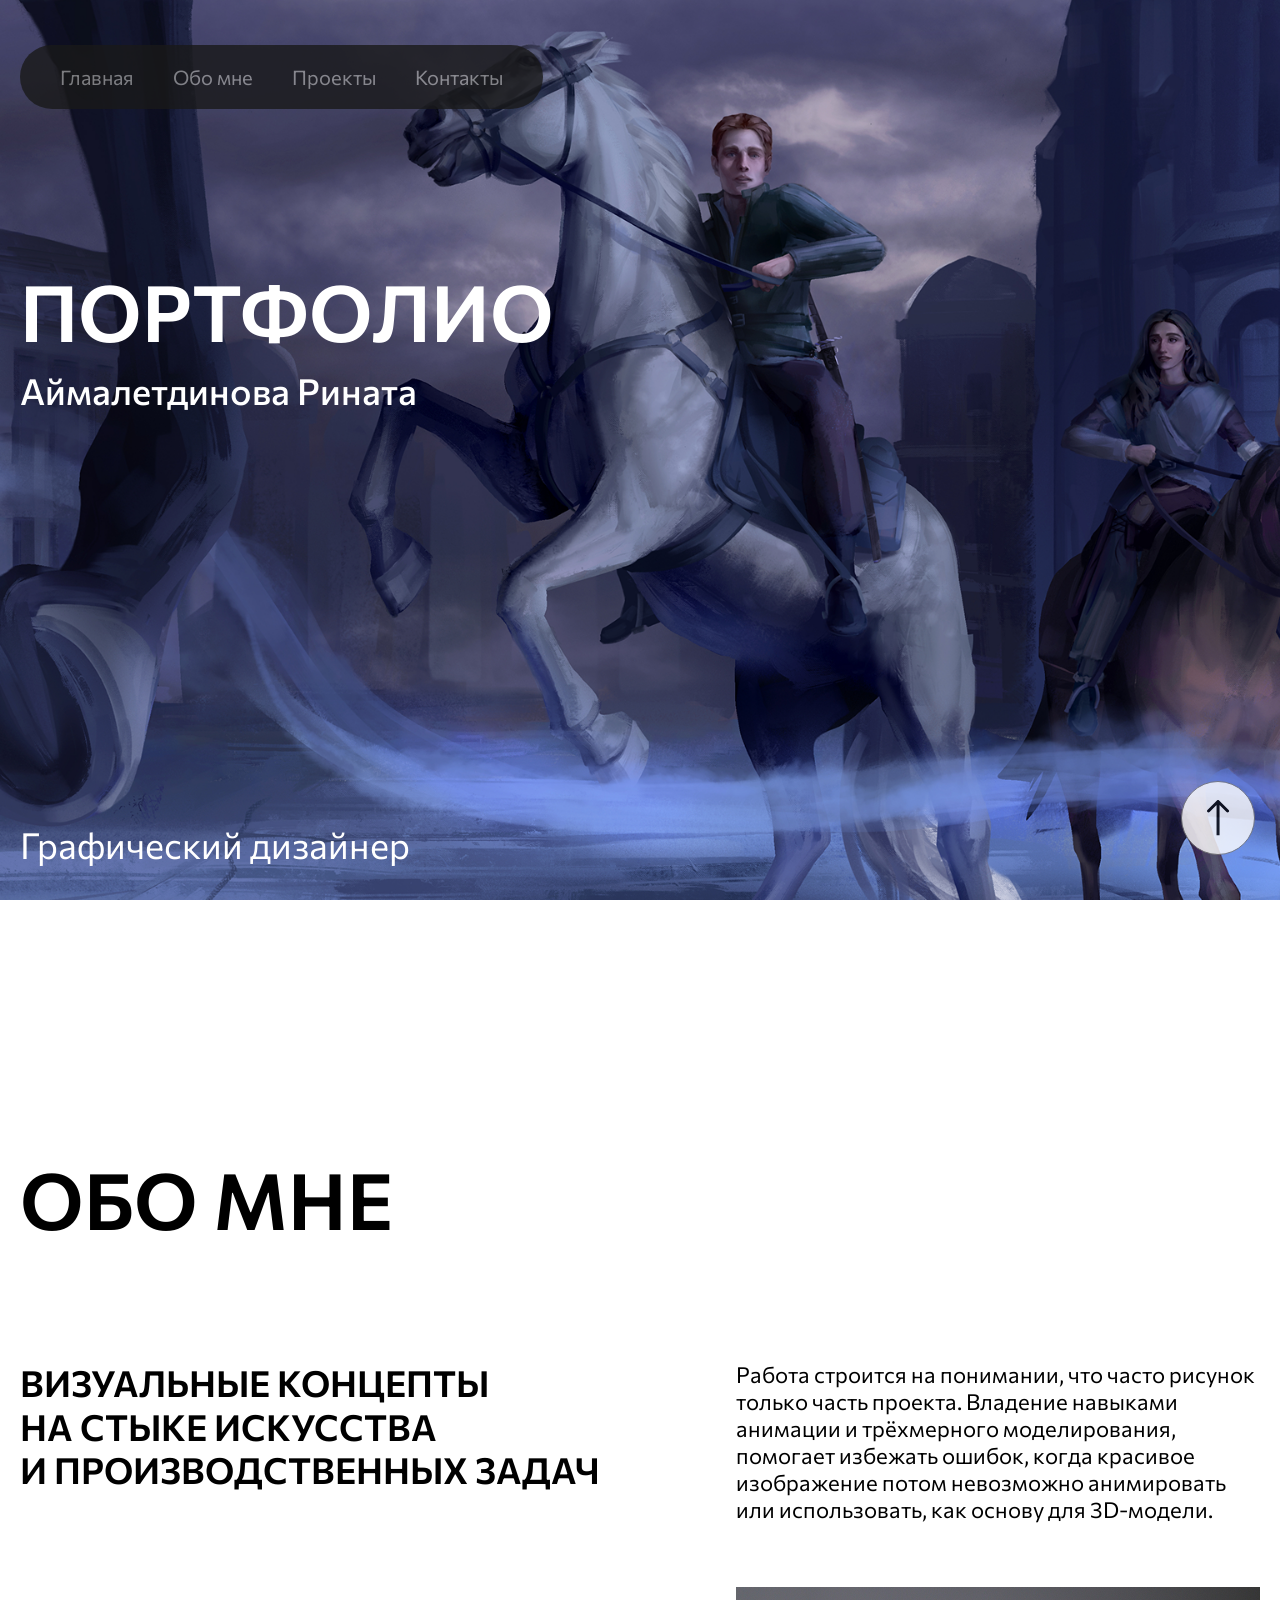
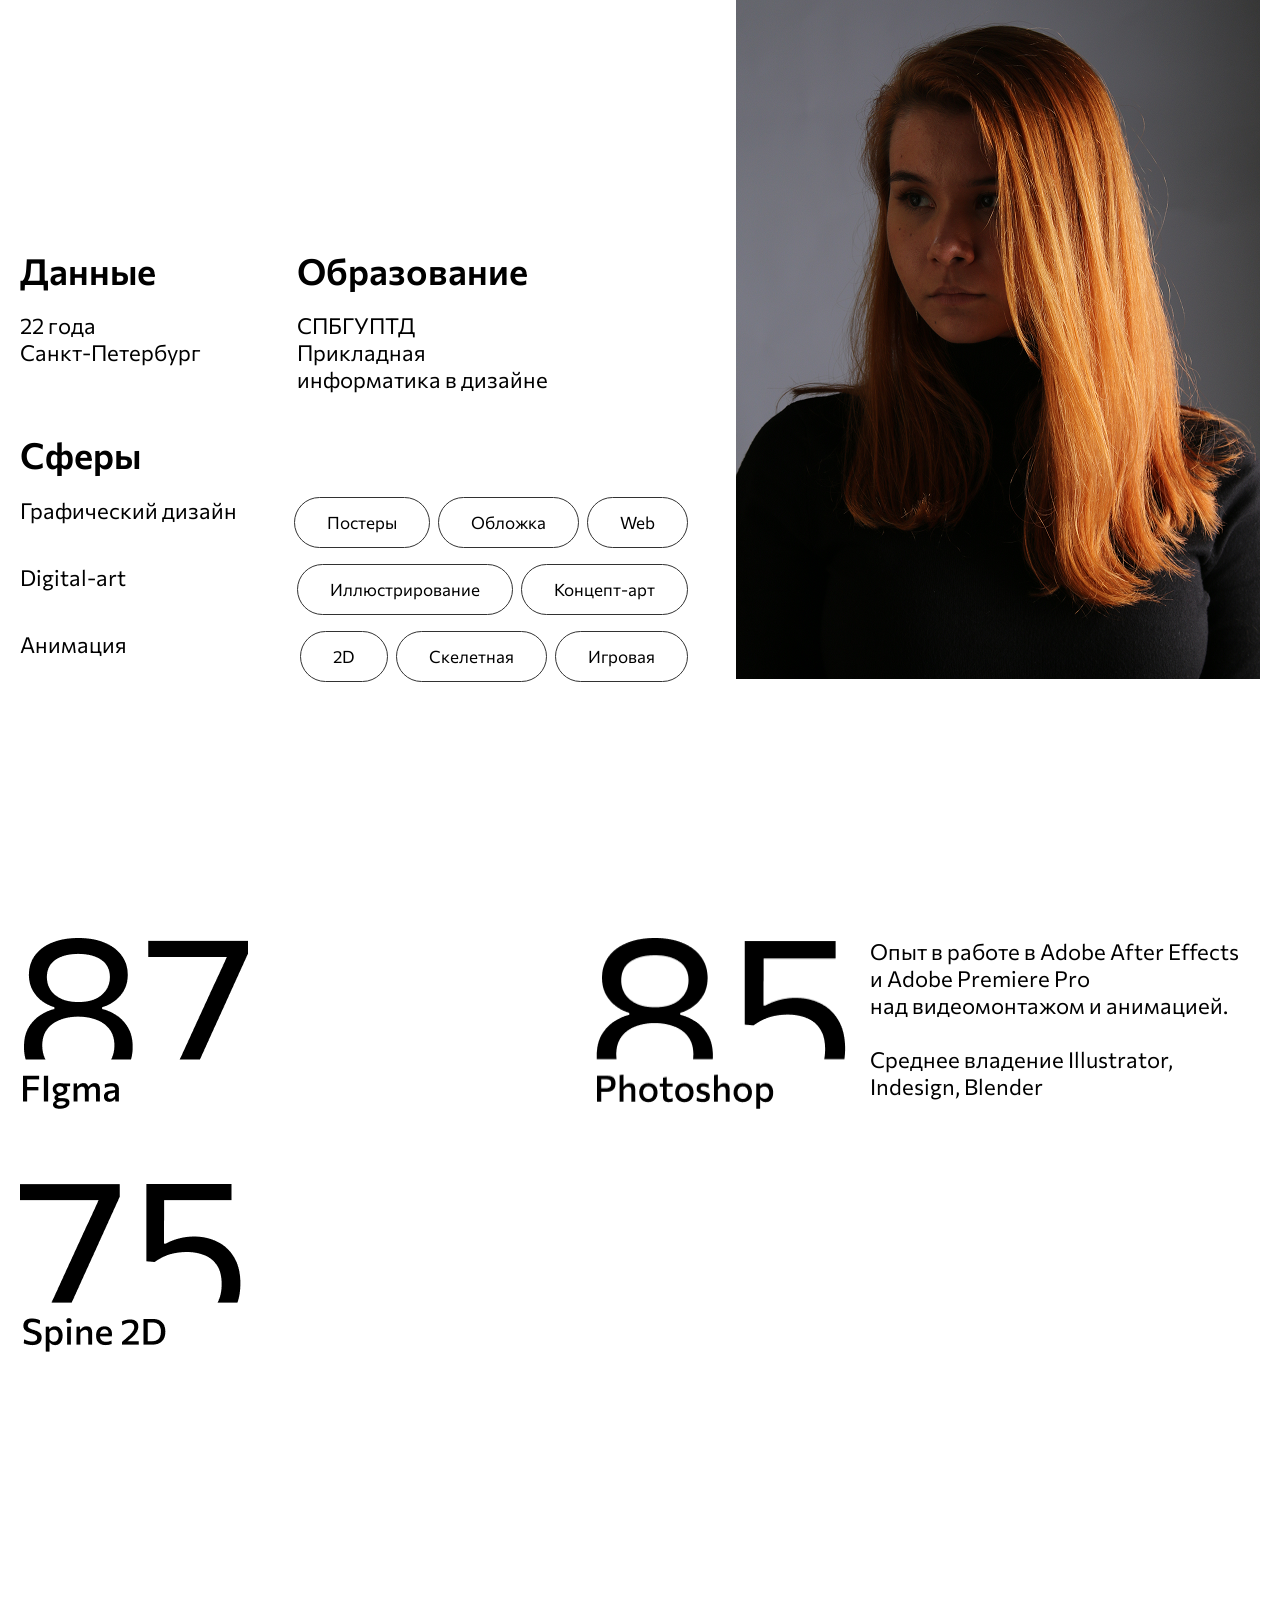
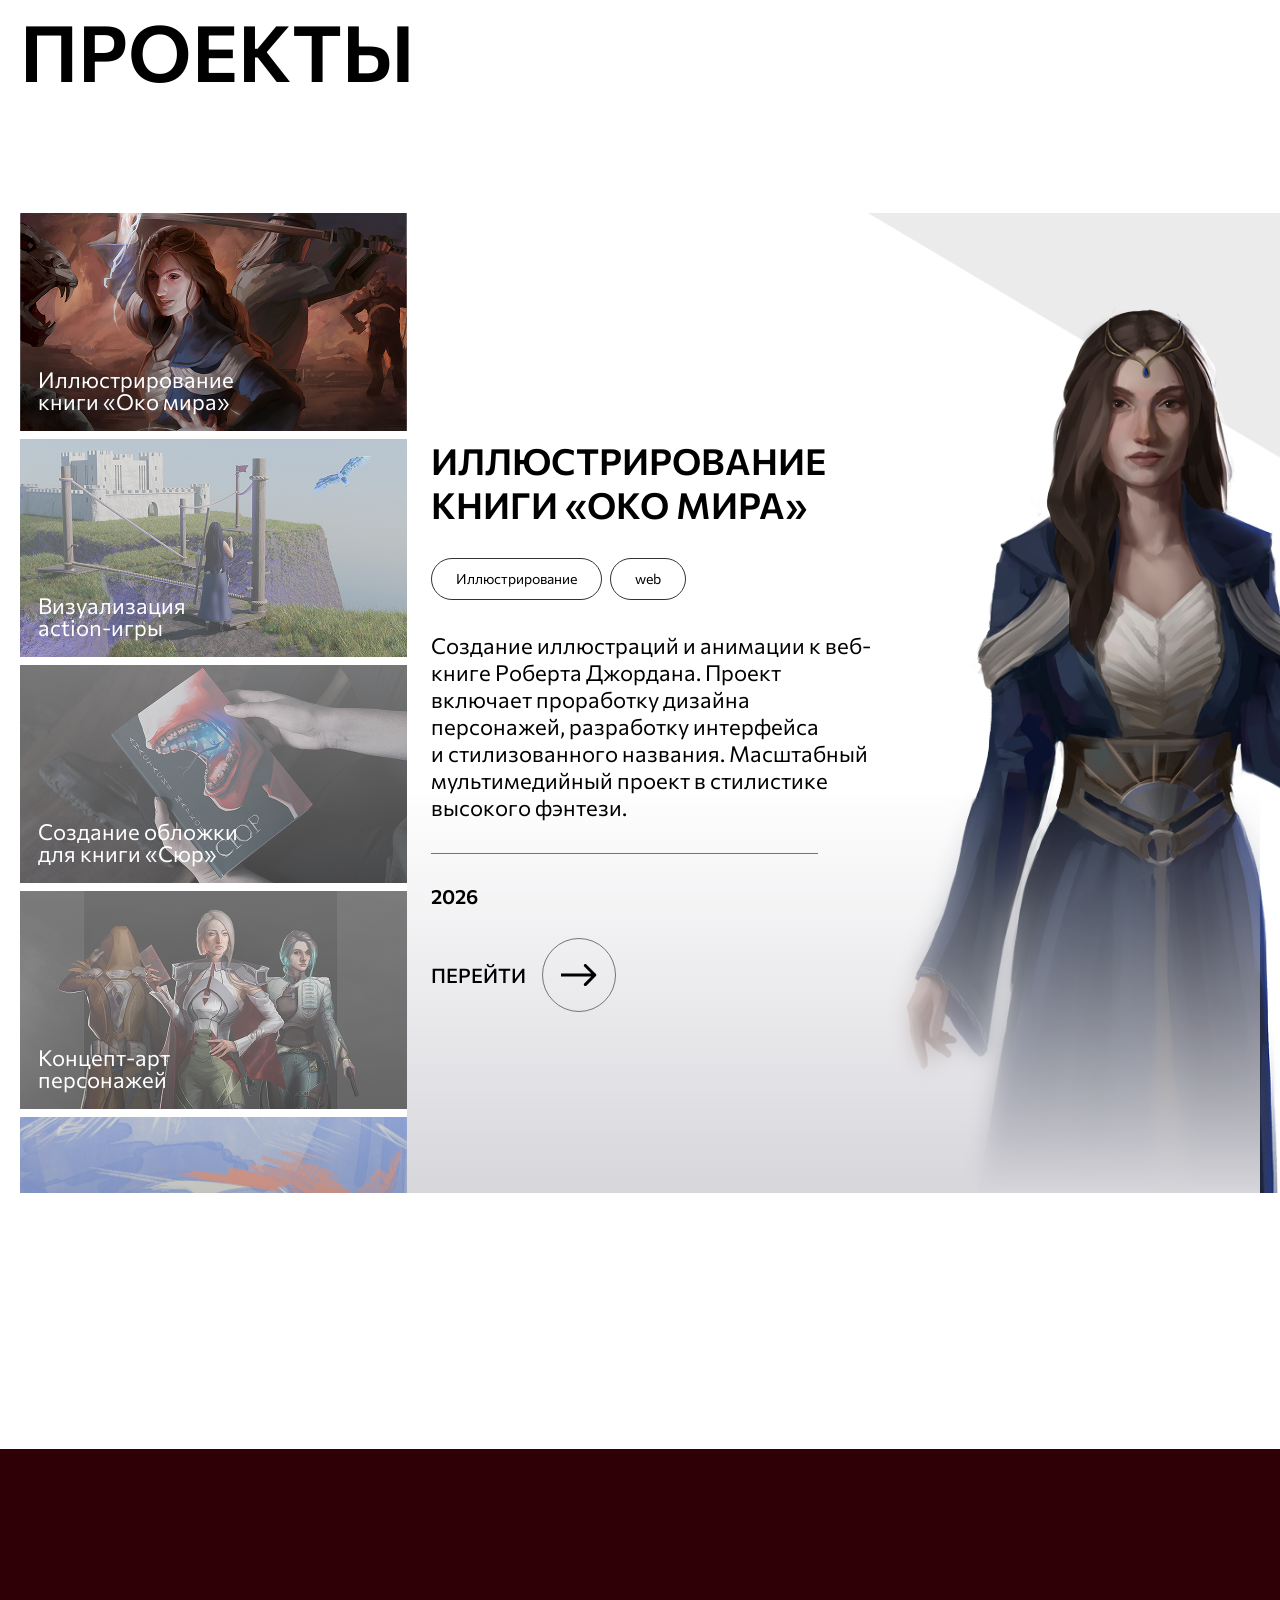
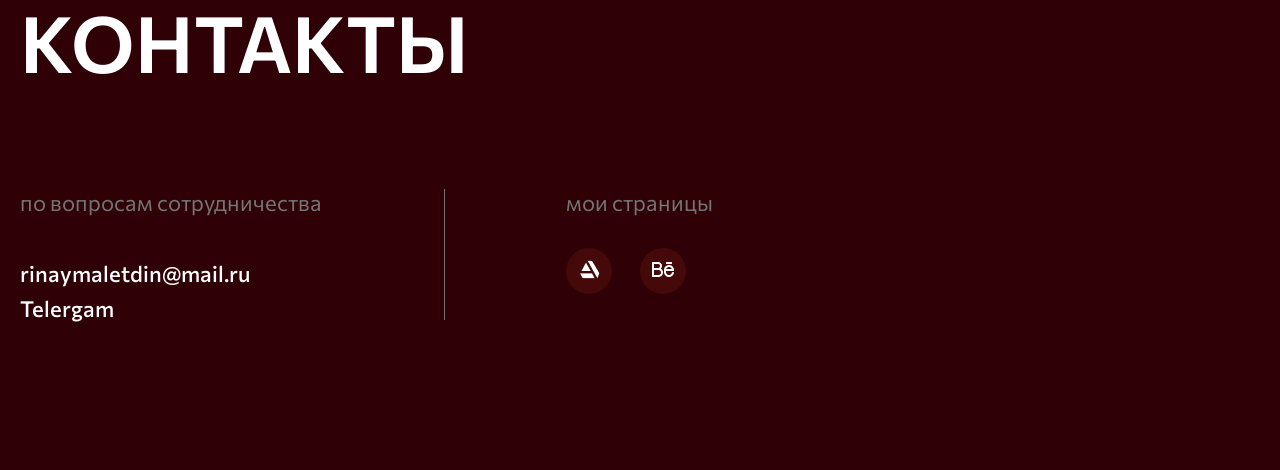
<file: index.html>
<!DOCTYPE html>
<html lang="ru">
<head>
    <meta charset="UTF-8">
    <link rel="stylesheet" href="css/normalize.css">
    <link rel="stylesheet" href="css/reset.css">
    <link rel="stylesheet" type="text/css" href="css/main.css">
    <link rel="stylesheet" type="text/css" href="css/bloks.css">
    <link rel="stylesheet" type="text/css" href="css/glavnaya.css">
    <meta name="viewport" content="width=device-width, initial-scale=1.0">
    <title>Рината Аймалетдинова</title>
    <link rel="icon" href="assets/icons/logo-def.png" type="image/x-icon">
</head>
<body>

    <div class="container">
        <div class="navigation">
            <a href="index.html" class="navig" >Главная</a>
            <a href="index.html#end_scroll_about" class="navig" id="scroll_about">Обо мне</a>
            <a href="index.html#end_scroll_proj" class="navig" id="scroll_proj">Проекты</a>
            <a href="index.html#end_scroll_info" class="navig" id="scroll_info">Контакты</a>
        </div>
    </div>

    <div class="up_block" id="scroll_up">
        <div class="round up">
            <svg width="23" height="36" viewBox="0 0 23 36" fill="none" xmlns="http://www.w3.org/2000/svg">
                <path d="M12.1075 0.439373C11.5217 -0.146412 10.572 -0.146412 9.98622 0.439373L0.440274 9.98532C-0.145513 10.5711 -0.145513 11.5208 0.440274 12.1066C1.02606 12.6924 1.97581 12.6924 2.56159 12.1066L11.0469 3.62136L19.5322 12.1066C20.1179 12.6924 21.0677 12.6924 21.6535 12.1066C22.2393 11.5208 22.2393 10.5711 21.6535 9.98532L12.1075 0.439373ZM11.0469 35.3462L12.5469 35.3462L12.5469 1.50003L11.0469 1.50003L9.54688 1.50003L9.54688 35.3462L11.0469 35.3462Z" fill="black"/>
            </svg>
                                            
        </div>
    </div>

    <section class="shapka diff" id="scroll_up_end" style="background-image: url('assets/images/index/background.png')">
        <div class="container">
            <h1 class="index">Портфолио</h1>
            <div class="name">
                <div>
                    <h3>Аймалетдинова Рината</h3>
                </div>
                <div  class="graf">
                    <h3>Графический дизайнер</h3>
                </div>
            </div>
        </div>
    </section>

    <section class="about">
        <div class="container">
            <div class="big_title" >
                <h1 style="color: black;" id="end_scroll_about">
                    Обо мне
                </h1>
            </div>
            <div class="article">
                <h3>Визуальные концепты<br>
                    на&nbsp;стыке искусства<br>
                    и&nbsp;производственных задач<br></h3>
                <p>Работа строится на&nbsp;понимании, что&nbsp;часто рисунок только часть проекта. Владение навыками анимации и&nbsp;трёхмерного моделирования, помогает избежать ошибок, когда красивое изображение потом невозможно анимировать или использовать, как&nbsp;основу для&nbsp;3D-модели.</p>
            </div>
            <div class="block_me">
                    <div class="me_text">

                        <div class="boring">
                            <div class="data">
                                <h3>Данные</h3>
                                <p>22 года<br>
                                    Санкт-Петербург</p>
                            </div>
                            <div class="ed">
                                <h3>Образование</h3>
                                <p>СПБГУПТД<br>
                                    Прикладная<br>
                                    информатика в дизайне</p>
                            </div>
                        </div>

                        <div class="sphere">
                            <h3>Сферы</h3>
                            
                            <div class="all">

                                <div class="s_line">
                                    <div class="the">
                                        <p>Графический дизайн</p>
                                    </div>
                                    <div class="sp_tags">
                                        <div class="tag">
                                            Постеры
                                        </div>
                                        <div class="tag">
                                            Обложка
                                        </div>
                                        <div class="tag">
                                            Web
                                        </div>
                                    </div>
                                </div>

                                <div class="s_line">
                                    <div class="the">
                                        <p>Digital-art</p>
                                    </div>
                                    <div class="sp_tags">
                                        <div class="tag">
                                            Иллюстрирование
                                        </div>
                                        <div class="tag">
                                            Концепт-арт
                                        </div>
                                    </div>
                                </div>

                                <div class="s_line">
                                    <div class="the">
                                        <p>Анимация</p>
                                    </div>
                                    <div class="sp_tags">
                                        <div class="tag">
                                            2D
                                        </div>
                                        <div class="tag">
                                            Скелетная
                                        </div>
                                        <div class="tag">
                                            Игровая
                                        </div>
                                    </div>
                                </div>
                            </div>
                        </div>
                    </div>

                    <div class="me_photo">
                        <img src="assets/images/index/me.png" alt="">
                    </div>   
            
            </div>
        </div>

    </section>

    <section class="skills">
        <div class="container">
            <div class="content_skills">
                <div class="skills_numbers">
                    <img src="assets/images/index/87.png" alt="85">
                    <img src="assets/images/index/85.png" alt="60">
                    <img src="assets/images/index/75.png" alt="45">
                </div>
                <div class="skills_text">
                    <p>Опыт в&nbsp;работе в&nbsp;Adobe After Effects и&nbsp;Adobe Premiere Pro
                        над&nbsp;видеомонтажом
                        и&nbsp;анимацией. <br>
                        <br>
                        Среднее владение Illustrator, Indesign,&nbsp;Blender
                        
                        </p>
                </div>
            </div>
        </div>
    </section>


    <section class="projects">
        <div class="container">
            <div class="big_title" >
                <h1 style="color: black;" id="end_scroll_proj">
                    проекты
                </h1>
            </div>
            <div class="block_proj">
                <div class="vertic">
                    <div class="vertic_item active" data-project="1">
                        <img src="assets/images/index/small_oko.png" alt="">
                        <span>Иллюстрирование <br> книги «Око мира»</span>
                    </div>
                    <div class="vertic_item" data-project="2">
                        <img src="assets/images/index/small_game.png" alt="">
                        <span>Визуализация action-игры</span>
                    </div>
                    <div class="vertic_item" data-project="3">
                        <img src="assets/images/index/small_book.png" alt="">
                        <span>Создание обложки <br> для книги «Сюр»</span>
                    </div>
                    <div class="vertic_item" data-project="4">
                        <img src="assets/images/index/small_pers.png" alt="">
                        <span>Концепт-арт персонажей</span>
                    </div>
                    <div class="vertic_item" data-project="5">
                        <img src="assets/images/index/small_geely.png" alt="">
                        <span>Оформление выставки Geely</span>
                    </div>
                </div>

                <div class="prew">
                    <div class="text_proj"  id="textContainer">
                        <h3>Иллюстрирование книги «Око мира»</h3>
                        <div class="tags">
                            <div class="p_tags">
                                Иллюстрирование
                            </div>
                            <div class="p_tags">
                                web
                            </div>
                        </div>

                        <div class="desc">
                            <p>Создание иллюстраций и&nbsp;анимации к&nbsp;веб-книге Роберта Джордана. Проект включает проработку дизайна персонажей, разработку интерфейса и&nbsp;стилизованного названия. Масштабный мультимедийный проект
                                в&nbsp;стилистике высокого фэнтези.</p>
                        </div>
                        <div class="line_p">
                        </div>
                        <div class="year">
                            2026
                        </div>
                        <div class="pereyty">
                                <p style="font-size: 20px; font-family: 'CommissionerME'">ПЕРЕЙТИ</p>
                                <a href="oko.html">
                                    <div class="round right">
                                        <svg width="36" height="23" viewBox="0 0 36 23" fill="none" xmlns="http://www.w3.org/2000/svg">
                                            <path d="M34.9068 12.1066C35.4926 11.5208 35.4926 10.571 34.9068 9.98524L25.3609 0.439297C24.7751 -0.14649 23.8253 -0.14649 23.2396 0.439297C22.6538 1.02508 22.6538 1.97483 23.2396 2.56062L31.7248 11.0459L23.2396 19.5312C22.6538 20.117 22.6538 21.0667 23.2396 21.6525C23.8253 22.2383 24.7751 22.2383 25.3609 21.6525L34.9068 12.1066ZM0 11.0459L-2.68527e-08 12.5459L33.8462 12.5459L33.8462 11.0459L33.8462 9.5459L2.68527e-08 9.5459L0 11.0459Z" fill="black"/>
                                            </svg>                       
                                    </div>
                                </a>
                        </div>

                    </div>
                    <div class="prew_inner">
                        <img src="assets/images/index/mo.png" class="active" id="mainImage" alt="" id="img1">
                        <img src="assets/images/index/triangle.png" class="triangle" alt="">
                    </div>
                    
                </div>

            </div>



        </div>
    </section>








    


    <footer>
        <div class="container">
            <h1>
                Контакты
            </h1>

            <div class="info" id="end_scroll_info">
                <div class="qwestions">
                    <div class="qw_title">
                        <p>по вопросам сотрудничества</p>
                    </div>

                    <div class="qw_them">
                        <p>rinaymaletdin@mail.ru</p>
                        <a href="https://t.me/rinaymm">
                            Telergam
                        </a>
                    </div>
                </div>

                <div class="line">
                </div>

                <div class="social">
                    <div class="so_title">
                        <p>мои страницы</p>
                    </div>

                    <div class="buttons_block">
                        <a href="https://www.artstation.com/rinaym">
                            <div class="so_but">
                                <img src="assets/icons/artstation.png" alt="">
                            </div>
                        </a>

                        <a href="https://www.behance.net/chaypotikf">
                            <div class="so_but">
                                <img src="assets/icons/behance.png" alt="">
                            </div>
                    </a>
                    </div>
                </div>
            </div>

        </div>
        
    </footer>

    <script src="script/script.js" defer></script>
</body>
</html>
</file>
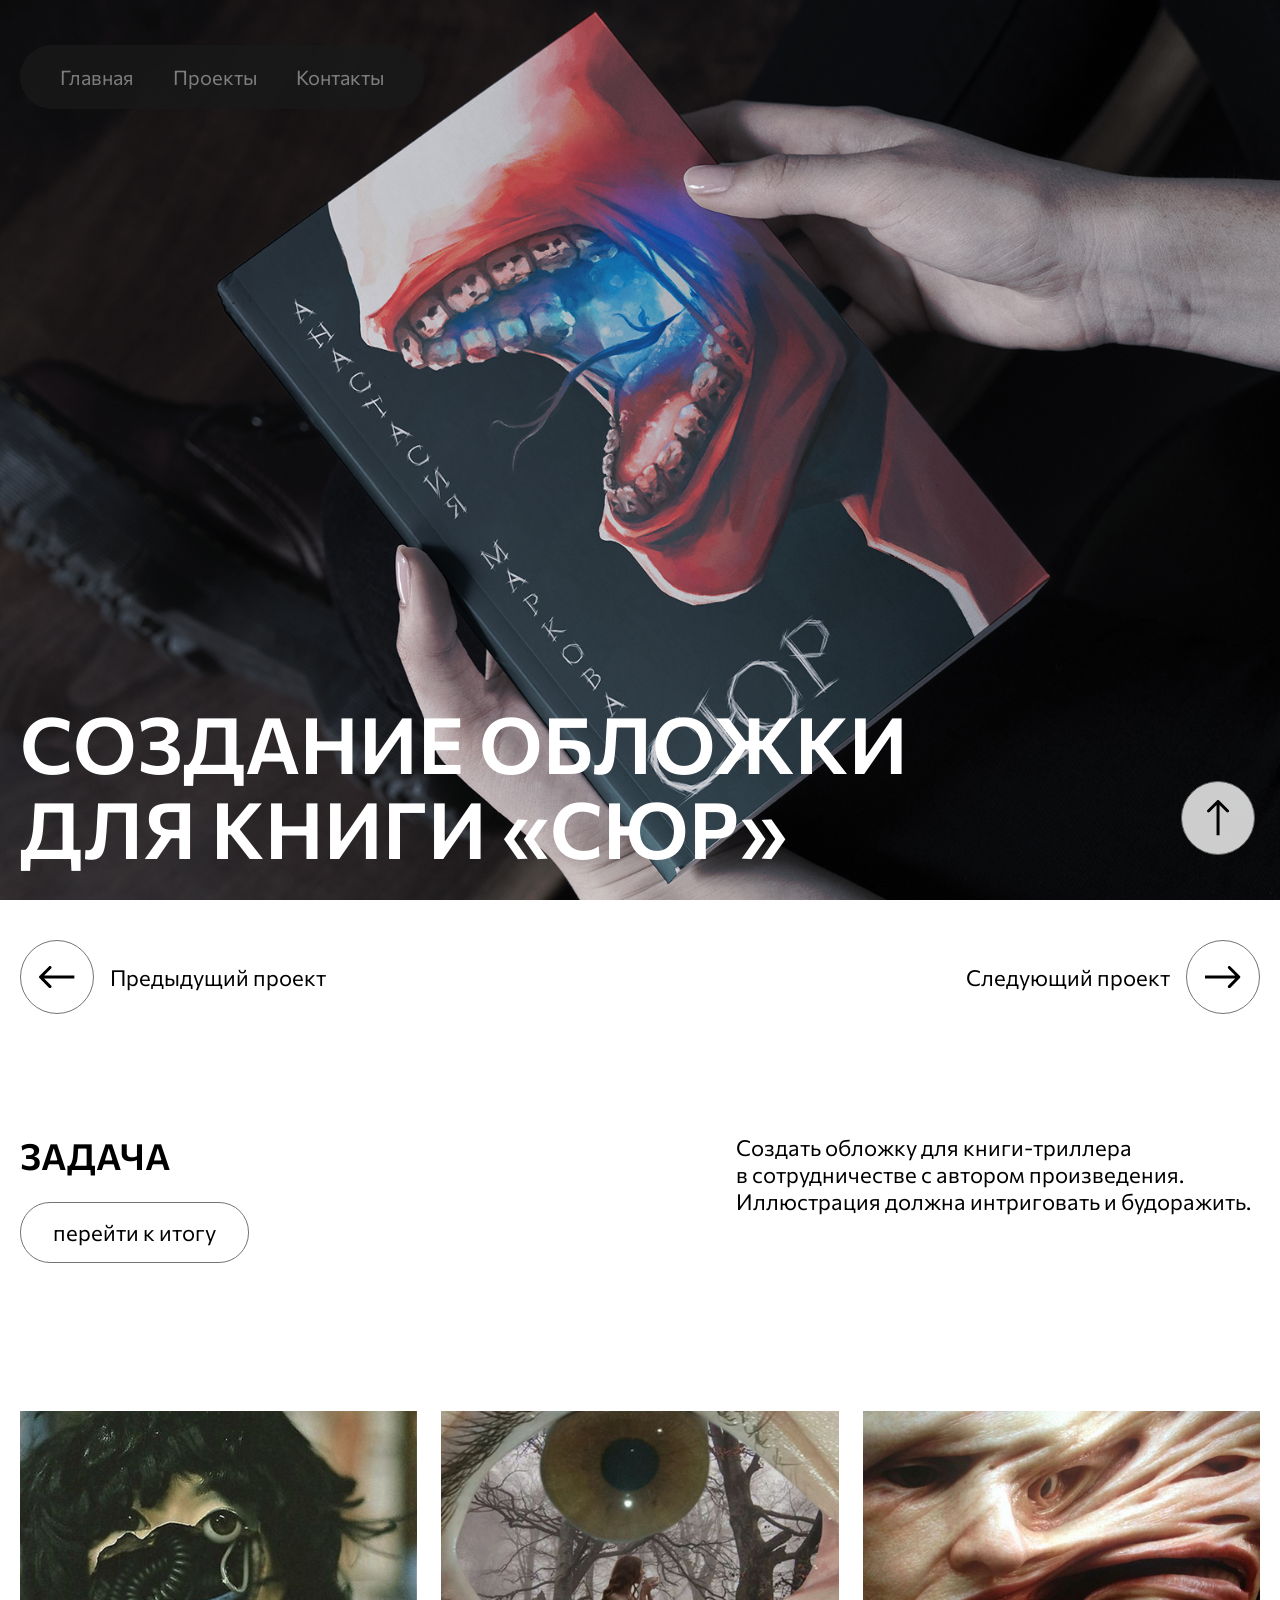
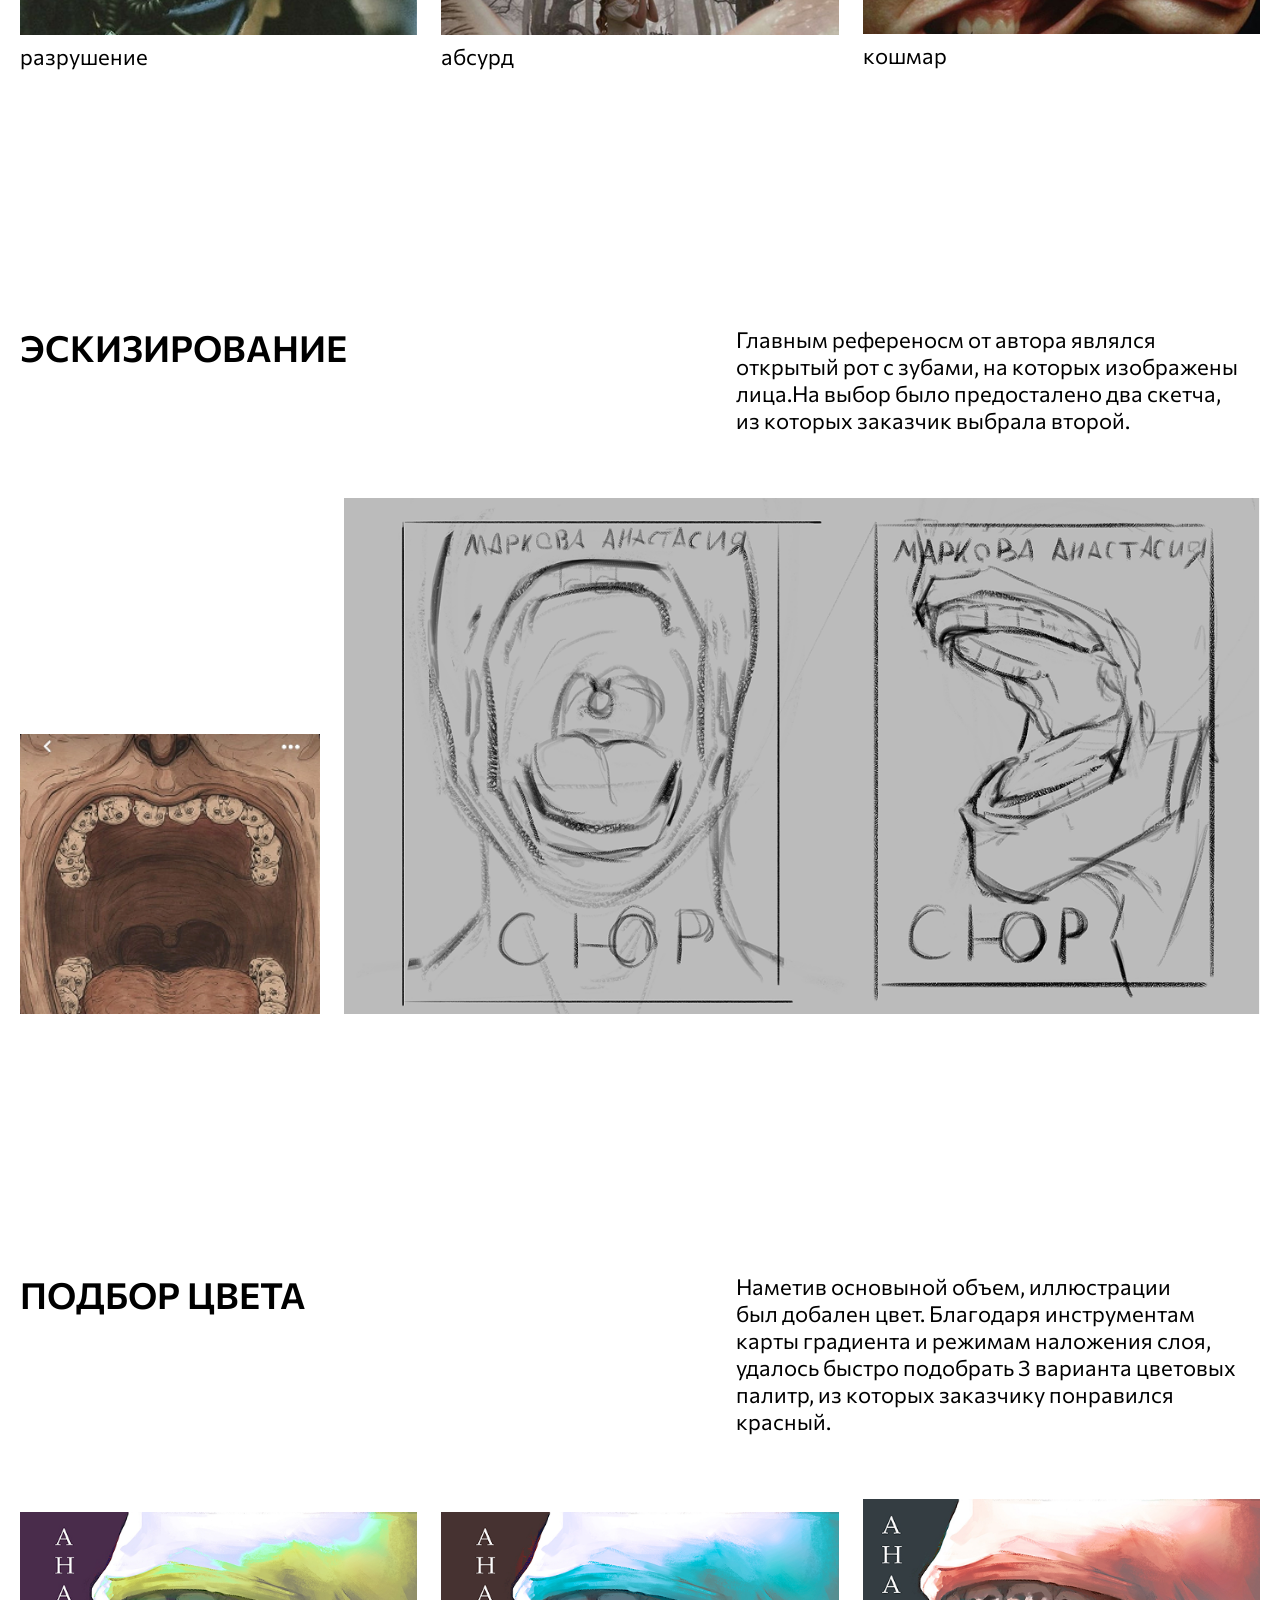
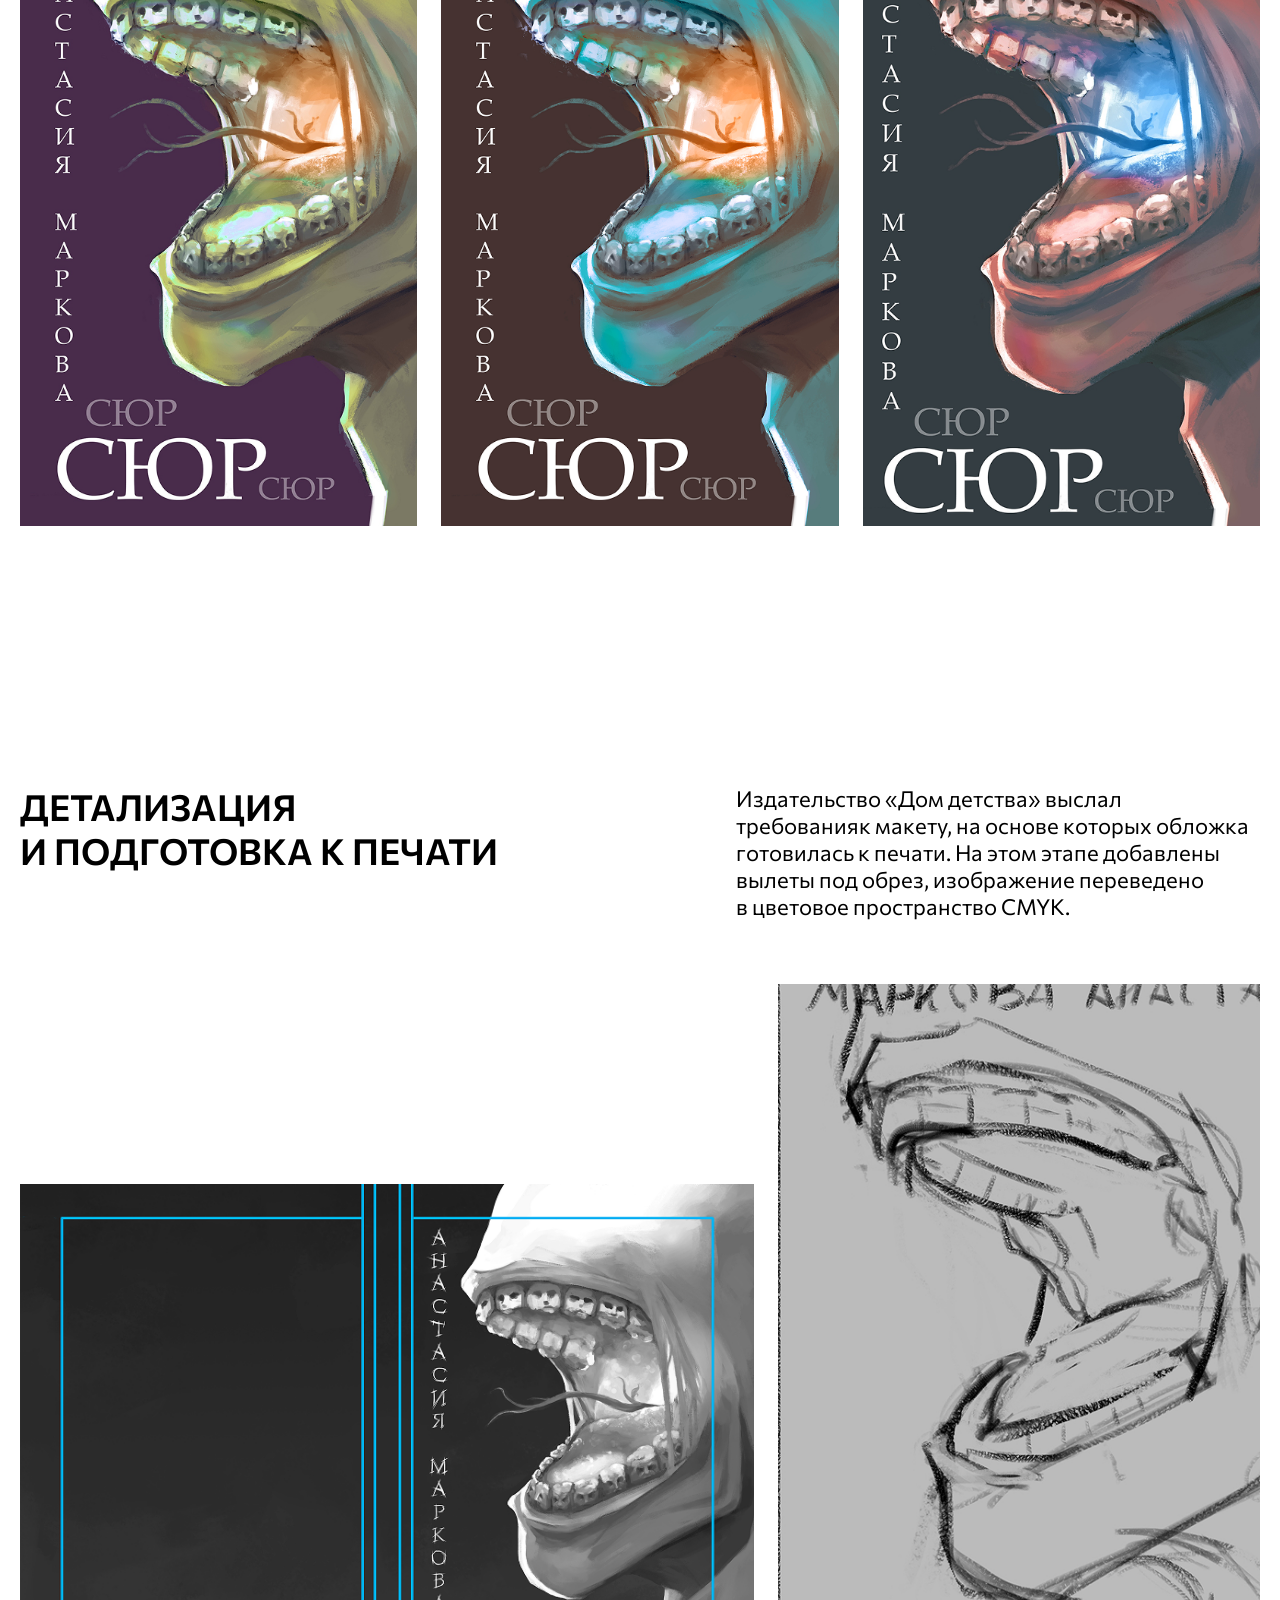
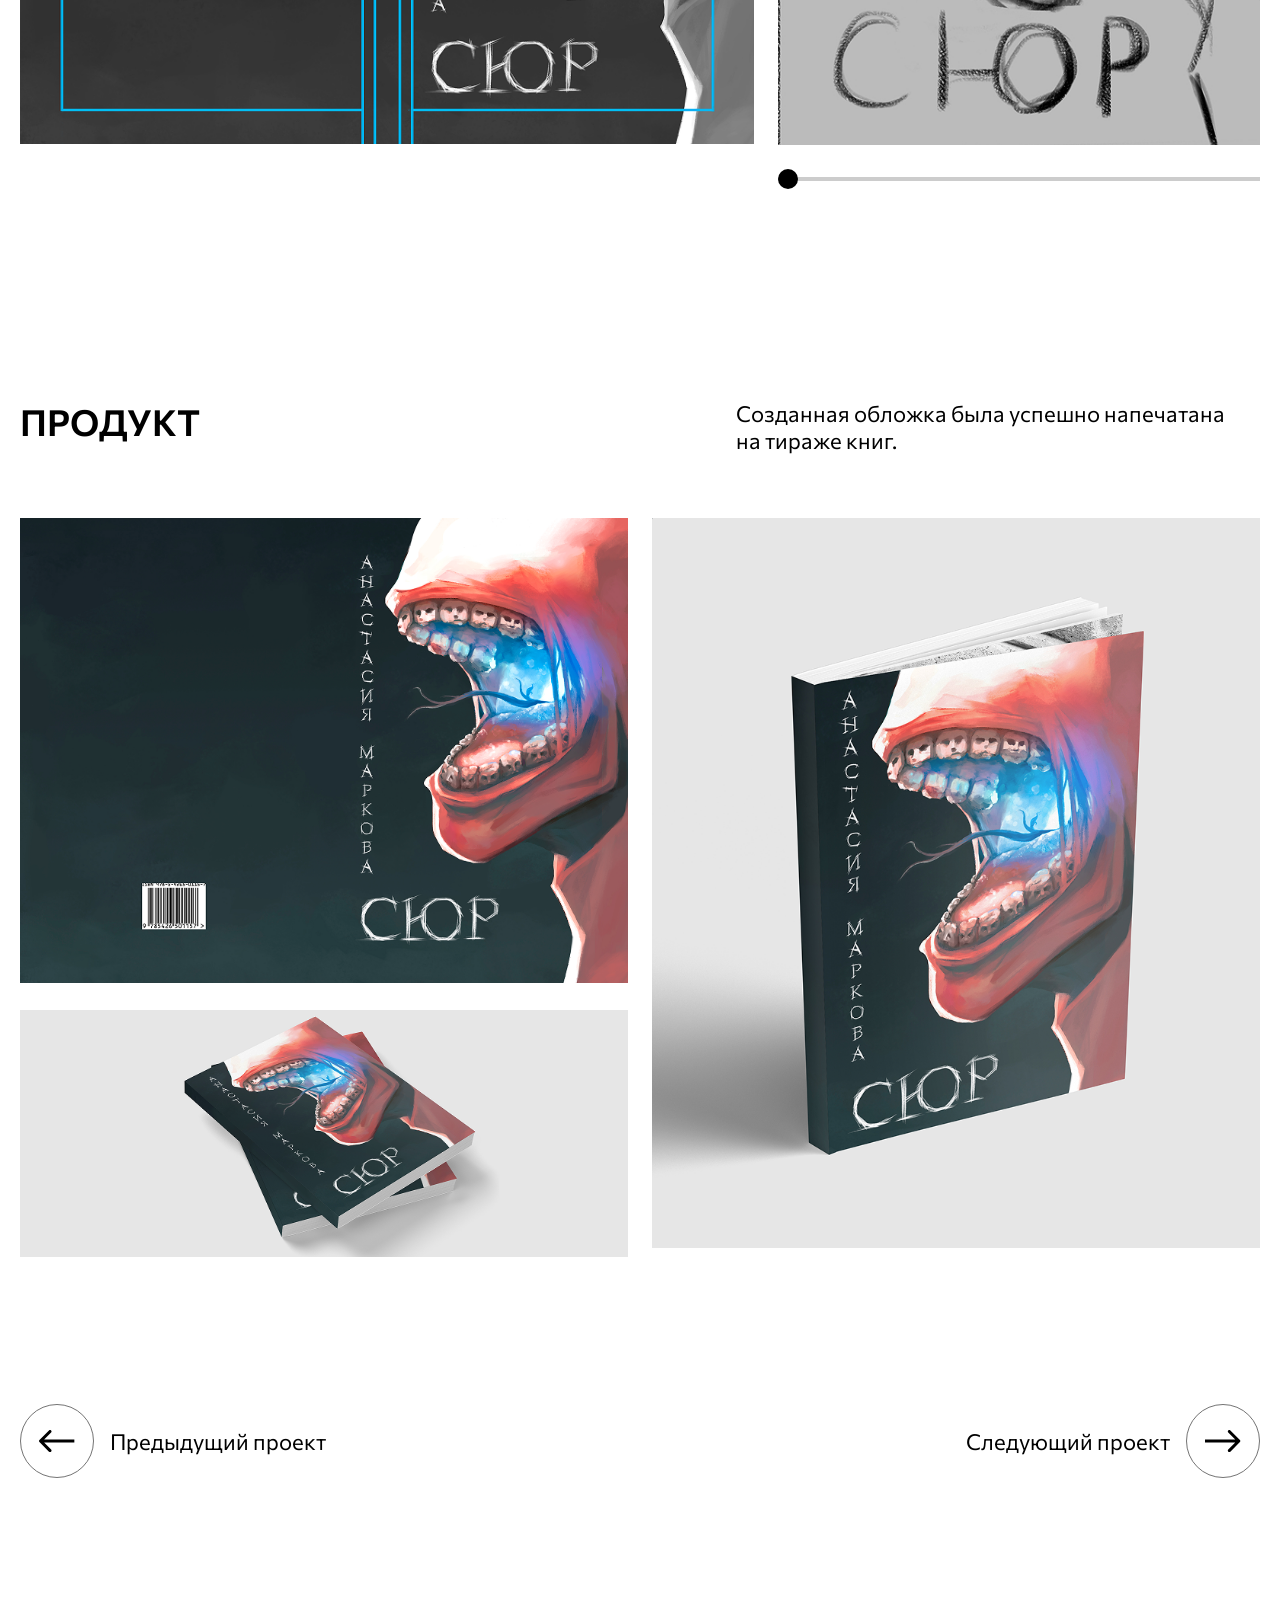
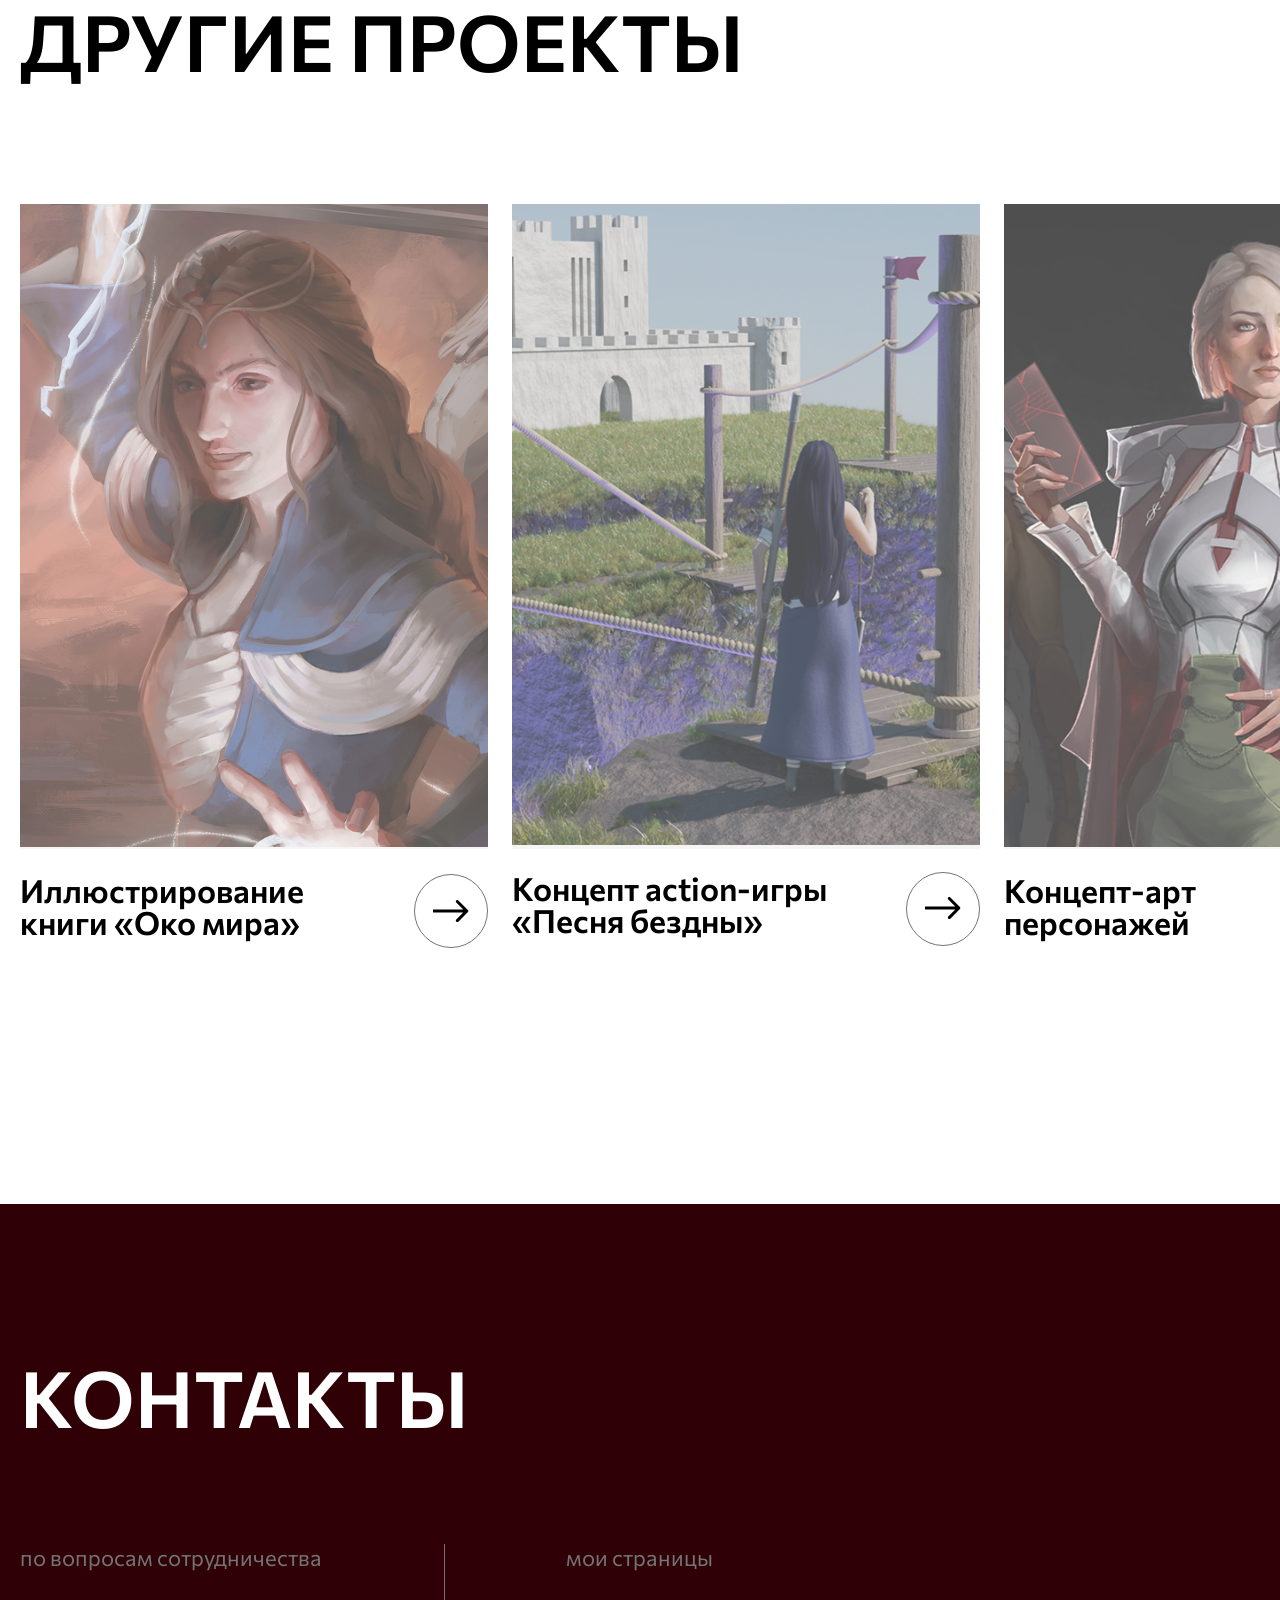
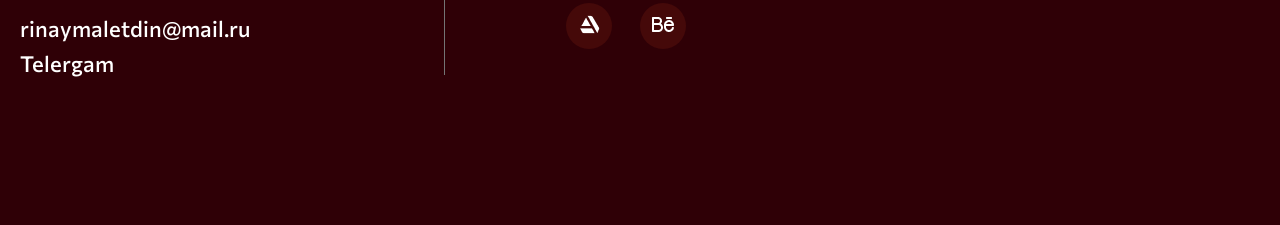
<file: book.html>
<!DOCTYPE html>
<html lang="ru">
<head>
    <meta charset="UTF-8">
    <link rel="stylesheet" href="css/normalize.css">
    <link rel="stylesheet" href="css/reset.css">
    <link rel="stylesheet" type="text/css" href="css/main.css">
    <link rel="stylesheet" type="text/css" href="css/bloks.css">
    <link rel="stylesheet" type="text/css" href="css/glavnaya.css">
    <meta name="viewport" content="width=device-width, initial-scale=1.0">
    <title>Создание обложки
        для книги «Сюр»</title>
    <link rel="icon" href="assets/icons/logo-def.png" type="image/x-icon">
</head>
<body>

    <div class="container">
        <div class="navigation">
            <a href="index.html" class="navig" >Главная</a>
            <a href="" class="navig" id="scroll_proj">Проекты</a>
            <a href="" class="navig" id="scroll_info">Контакты</a>
        </div>
        
    </div>

    <div class="up_block" id="scroll_up">
        <div class="round up">
            <svg width="23" height="36" viewBox="0 0 23 36" fill="none" xmlns="http://www.w3.org/2000/svg">
                <path d="M12.1075 0.439373C11.5217 -0.146412 10.572 -0.146412 9.98622 0.439373L0.440274 9.98532C-0.145513 10.5711 -0.145513 11.5208 0.440274 12.1066C1.02606 12.6924 1.97581 12.6924 2.56159 12.1066L11.0469 3.62136L19.5322 12.1066C20.1179 12.6924 21.0677 12.6924 21.6535 12.1066C22.2393 11.5208 22.2393 10.5711 21.6535 9.98532L12.1075 0.439373ZM11.0469 35.3462L12.5469 35.3462L12.5469 1.50003L11.0469 1.50003L9.54688 1.50003L9.54688 35.3462L11.0469 35.3462Z" fill="black"/>
            </svg>
                                            
        </div>
    </div>

    <section class="shapka" id="scroll_up_end" style="background-image: url('assets/images/book/shapo.png')">
        <div class="container">
            <h1 class="title">Создание обложки
                для&nbsp;книги&nbsp;«Сюр»</h1>
        </div>
    </section>

    <section class="poject">
        <div class="container">

            <div class="nextprev top">
                <div class="but_text">
                    <a href="game.html">
                        <div class="round left">
                            <svg width="36" height="23" viewBox="0 0 36 23" fill="none" xmlns="http://www.w3.org/2000/svg">
                                <path d="M0.440838 9.98524C-0.144947 10.571 -0.144947 11.5208 0.440838 12.1066L9.98678 21.6525C10.5726 22.2383 11.5223 22.2383 12.1081 21.6525C12.6939 21.0667 12.6939 20.117 12.1081 19.5312L3.62282 11.0459L12.1081 2.56062C12.6939 1.97483 12.6939 1.02508 12.1081 0.439297C11.5223 -0.14649 10.5726 -0.14649 9.98678 0.439297L0.440838 9.98524ZM35.3477 11.0459L35.3477 9.5459L1.5015 9.5459L1.5015 11.0459L1.5015 12.5459L35.3477 12.5459L35.3477 11.0459Z" fill="black"/>
                            </svg>                            
                        </div>
                    </a>

                    <p>Предыдущий проект</p>
                </div>

                <div class="but_text">
                    <p>Следующий проект</p>
                    <a href="pers.html">
                        <div class="round right">
                            <svg width="36" height="23" viewBox="0 0 36 23" fill="none" xmlns="http://www.w3.org/2000/svg">
                                <path d="M34.9068 12.1066C35.4926 11.5208 35.4926 10.571 34.9068 9.98524L25.3609 0.439297C24.7751 -0.14649 23.8253 -0.14649 23.2396 0.439297C22.6538 1.02508 22.6538 1.97483 23.2396 2.56062L31.7248 11.0459L23.2396 19.5312C22.6538 20.117 22.6538 21.0667 23.2396 21.6525C23.8253 22.2383 24.7751 22.2383 25.3609 21.6525L34.9068 12.1066ZM0 11.0459L-2.68527e-08 12.5459L33.8462 12.5459L33.8462 11.0459L33.8462 9.5459L2.68527e-08 9.5459L0 11.0459Z" fill="black"/>
                                </svg>                       
                        </div>
                    </a>
                </div>
            </div>





            <section class="reference block">

                <div class="podpis">
                    <div class="ref_left">
                        <h3>Задача</h3>
                        <div class="itog" id="scroll_itog">
                                <p>перейти к итогу</p>
                        </div>
                    </div>
                    <div class="ref_right">
                        <p>Создать обложку для&nbsp;книги-триллера в&nbsp;сотрудничестве с&nbsp;автором произведения. Иллюстрация должна интриговать и&nbsp;будоражить.</p>
                    </div>
                
                </div>

                <div class="three">
                    <div class="im_text">
                            <img src="assets/images/book/ref_1.png" alt="">
                            <p>разрушение</p>
                    </div>
                    <div class="im_text">
                            <img src="assets/images/book/ref_2.png" alt="">
                            <p>абсурд</p>
                    </div>
                    <div class="im_text">
                            <img src="assets/images/book/ref_3.png" alt="">
                            <p>кошмар</p>
                    </div>
                </div>
            </section>

            <section>
                <div class="article">
                    <h3>Эскизирование</h3>
                    <p>Главным референосм от&nbsp;автора являлся открытый рот с&nbsp;зубами, на&nbsp;которых изображены лица.На&nbsp;выбор было предосталено два скетча, из&nbsp;которых заказчик выбрала второй. </p>
                </div>
                <div class="with_little">
                    <div>
                        <img src="assets/images/book/tee.png" alt="">
                    </div>
                    <div>
                        <img src="assets/images/book/esk.png" alt="">
                    </div>
                </div>
            </section>

            <section>
                <div class="article">
                    <h3>Подбор цвета</h3>
                    <p>Наметив основыной объем, иллюстрации был&nbsp;добален цвет. Благодаря инструментам карты градиента и&nbsp;режимам наложения слоя, удалось быстро подобрать 3&nbsp;варианта цветовых палитр, из&nbsp;которых заказчику понравился красный. </p>
                </div>
                <div class="setka_3">
                    <div>
                        <img src="assets/images/book/col_1.png" alt="">
                    </div>
                    <div>
                        <img src="assets/images/book/col_2.png" alt="">
                    </div>
                    <div>
                        <img src="assets/images/book/col_3.png" alt="">
                    </div>
                </div>
            </section>

            <section>
                <div class="article">
                    <h3>Детализация <br>
                        и&nbsp;подготовка к&nbsp;печати</h3>
                    <p>Издательство «Дом детства» выслал требованияк макету, на&nbsp;основе которых обложка готовилась
                        к&nbsp;печати. На&nbsp;этом этапе добавлены вылеты
                        под&nbsp;обрез, изображение переведено в&nbsp;цветовое пространство CMYK.</p>
                </div>
                <div class="with_little">
                    <img src="assets/images/book/layout.png" alt="">
                        <div class="slider" style="padding-bottom: 0px;">
                            <div class="slider_image">
                                <img id="sliderImage2" src="assets/images/book/monstr_1.png" alt="">
                            </div>
                    
                            <div class="pols" style="padding-bottom: 0px; margin-bottom: -40px;">
                                <input 
                                    type="range" 
                                    min="1" 
                                    max="4" 
                                    step="1" 
                                    value="1" 
                                    class="range small"
                                    id="rangeSlider2"
                                >
                            </div>
                        </div>
                    </div>
            </section>

            <section class="l_one_r_two block end" id="scroll_itog_end">
                <div class="article">
                    <h3>Продукт</h3>
                    <p>Созданная обложка была успешно напечатана
                        на&nbsp;тираже книг.</p>
                </div>
                <div class="two">
                    <div class="vertic_two">
                        <div>
                            <img src="assets/images/book/cover.png" alt="">
                        </div>
                        <div>
                            <img src="assets/images/book/mock_small.png" alt="">
                        </div>
                    </div>
                    <div>
                        <img src="assets/images/book/mock_up.png" alt="">
                    </div>

                </div>
            </section>










        <div class="nextprev bott">
            <div class="but_text">
                <a href="game.html">
                    <div class="round left">
                        <svg width="36" height="23" viewBox="0 0 36 23" fill="none" xmlns="http://www.w3.org/2000/svg">
                            <path d="M0.440838 9.98524C-0.144947 10.571 -0.144947 11.5208 0.440838 12.1066L9.98678 21.6525C10.5726 22.2383 11.5223 22.2383 12.1081 21.6525C12.6939 21.0667 12.6939 20.117 12.1081 19.5312L3.62282 11.0459L12.1081 2.56062C12.6939 1.97483 12.6939 1.02508 12.1081 0.439297C11.5223 -0.14649 10.5726 -0.14649 9.98678 0.439297L0.440838 9.98524ZM35.3477 11.0459L35.3477 9.5459L1.5015 9.5459L1.5015 11.0459L1.5015 12.5459L35.3477 12.5459L35.3477 11.0459Z" fill="black"/>
                        </svg>                            
                    </div>
                </a>

                <p>Предыдущий проект</p>
            </div>

            <div class="but_text">
                <p>Следующий проект</p>
                <a href="pers.html">
                    <div class="round right">
                        <svg width="36" height="23" viewBox="0 0 36 23" fill="none" xmlns="http://www.w3.org/2000/svg">
                            <path d="M34.9068 12.1066C35.4926 11.5208 35.4926 10.571 34.9068 9.98524L25.3609 0.439297C24.7751 -0.14649 23.8253 -0.14649 23.2396 0.439297C22.6538 1.02508 22.6538 1.97483 23.2396 2.56062L31.7248 11.0459L23.2396 19.5312C22.6538 20.117 22.6538 21.0667 23.2396 21.6525C23.8253 22.2383 24.7751 22.2383 25.3609 21.6525L34.9068 12.1066ZM0 11.0459L-2.68527e-08 12.5459L33.8462 12.5459L33.8462 11.0459L33.8462 9.5459L2.68527e-08 9.5459L0 11.0459Z" fill="black"/>
                            </svg>                       
                    </div>
                </a>
            </div>
        </div>
    </div>

</section>

<section class="other" id="end_scroll_proj">
            <div class="container">
                <h1>
                    Другие проекты
                </h1>
                <div class="hor_scroll">
                    <div class="kletka">
                        <div class="klet_im">
                            <a href="oko.html">
                                <img src="assets/images/other_oko.png" alt="">
                            </a>
                        </div>
                        <div class="kletka_niz">
                            <h4>
                                Иллюстрирование книги «Око&nbsp;мира»
                            </h4>
                            <a href="oko.html">
                                <div class="round right">
                                        <svg width="36" height="23" viewBox="0 0 36 23" fill="none" xmlns="http://www.w3.org/2000/svg" >
                                            <path  d="M34.9068 12.1066C35.4926 11.5208 35.4926 10.571 34.9068 9.98524L25.3609 0.439297C24.7751 -0.14649 23.8253 -0.14649 23.2396 0.439297C22.6538 1.02508 22.6538 1.97483 23.2396 2.56062L31.7248 11.0459L23.2396 19.5312C22.6538 20.117 22.6538 21.0667 23.2396 21.6525C23.8253 22.2383 24.7751 22.2383 25.3609 21.6525L34.9068 12.1066ZM0 11.0459L-2.68527e-08 12.5459L33.8462 12.5459L33.8462 11.0459L33.8462 9.5459L2.68527e-08 9.5459L0 11.0459Z" fill="black"/>
                                        </svg>                   
                                </div>
                             </a>
                        </div>
                    </div>
    
                    <div class="kletka">
                        <div class="klet_im">
                            <a href="game.html">
                                <img src="assets/images/other_game.png" alt="">
                            </a>
                        </div>
                        <div class="kletka_niz">
                            <h4>
                                Концепт action-игры «Песня бездны»
                            </h4>
                            <a href="game.html">
                                <div class="round right">
                                    <svg width="36" height="23" viewBox="0 0 36 23" fill="none" xmlns="http://www.w3.org/2000/svg">
                                        <path d="M34.9068 12.1066C35.4926 11.5208 35.4926 10.571 34.9068 9.98524L25.3609 0.439297C24.7751 -0.14649 23.8253 -0.14649 23.2396 0.439297C22.6538 1.02508 22.6538 1.97483 23.2396 2.56062L31.7248 11.0459L23.2396 19.5312C22.6538 20.117 22.6538 21.0667 23.2396 21.6525C23.8253 22.2383 24.7751 22.2383 25.3609 21.6525L34.9068 12.1066ZM0 11.0459L-2.68527e-08 12.5459L33.8462 12.5459L33.8462 11.0459L33.8462 9.5459L2.68527e-08 9.5459L0 11.0459Z" fill="black"/>
                                        </svg>                       
                                </div>
                            </a>
                        </div>
                    </div>
    
                    <div class="kletka">
                        <div class="klet_im">
                            <a href="pers.html">
                                <img src="assets/images/other_pers.png" alt="">
                            </a>
                        </div>
                        <div class="kletka_niz">
                            <h4>
                                Концепт-арт персонажей
                            </h4>
                            <a href="pers.html">
                                <div class="round right">
                                    <svg width="36" height="23" viewBox="0 0 36 23" fill="none" xmlns="http://www.w3.org/2000/svg">
                                        <path d="M34.9068 12.1066C35.4926 11.5208 35.4926 10.571 34.9068 9.98524L25.3609 0.439297C24.7751 -0.14649 23.8253 -0.14649 23.2396 0.439297C22.6538 1.02508 22.6538 1.97483 23.2396 2.56062L31.7248 11.0459L23.2396 19.5312C22.6538 20.117 22.6538 21.0667 23.2396 21.6525C23.8253 22.2383 24.7751 22.2383 25.3609 21.6525L34.9068 12.1066ZM0 11.0459L-2.68527e-08 12.5459L33.8462 12.5459L33.8462 11.0459L33.8462 9.5459L2.68527e-08 9.5459L0 11.0459Z" fill="black"/>
                                        </svg>                       
                                </div>
                            </a>
                        </div>
                    </div>
    
                    <div class="kletka">
                        <div class="klet_im">
                            <a href="geely.html">
                                <img src="assets/images/other_geely.png" alt="">
                            </a>
                        </div>
                        <div class="kletka_niz">
                            <h4>
                                Оформление выставки&nbsp;Geely
                            </h4>
                            <a href="geely.html">
                                <div class="round right">
                                    <svg width="36" height="23" viewBox="0 0 36 23" fill="none" xmlns="http://www.w3.org/2000/svg">
                                        <path d="M34.9068 12.1066C35.4926 11.5208 35.4926 10.571 34.9068 9.98524L25.3609 0.439297C24.7751 -0.14649 23.8253 -0.14649 23.2396 0.439297C22.6538 1.02508 22.6538 1.97483 23.2396 2.56062L31.7248 11.0459L23.2396 19.5312C22.6538 20.117 22.6538 21.0667 23.2396 21.6525C23.8253 22.2383 24.7751 22.2383 25.3609 21.6525L34.9068 12.1066ZM0 11.0459L-2.68527e-08 12.5459L33.8462 12.5459L33.8462 11.0459L33.8462 9.5459L2.68527e-08 9.5459L0 11.0459Z" fill="black"/>
                                        </svg>                       
                                </div>
                            </a>
                        </div>
                    </div>
    
                </div>
            </div>
                    
                    
                
</section>


<footer>
        <div class="container">
            <h1>
                Контакты
            </h1>

            <div class="info" id="end_scroll_info">
                <div class="qwestions">
                    <div class="qw_title">
                        <p>по вопросам сотрудничества</p>
                    </div>

                    <div class="qw_them">
                        <p>rinaymaletdin@mail.ru</p>
                        <a href="https://t.me/rinaymm">
                            Telergam
                        </a>
                    </div>
                </div>

                <div class="line">
                </div>

                <div class="social">
                    <div class="so_title">
                        <p>мои страницы</p>
                    </div>

                    <div class="buttons_block">
                        <a href="https://www.artstation.com/rinaym">
                            <div class="so_but">
                                <img src="assets/icons/artstation.png" alt="">
                            </div>
                        </a>

                        <a href="https://www.behance.net/chaypotikf">
                            <div class="so_but">
                                <img src="assets/icons/behance.png" alt="">
                            </div>
                    </a>
                    </div>
                </div>
            </div>

        </div>
        
 </footer>

    <script src="script/script.js" defer></script>
</body>
</html>
</file>
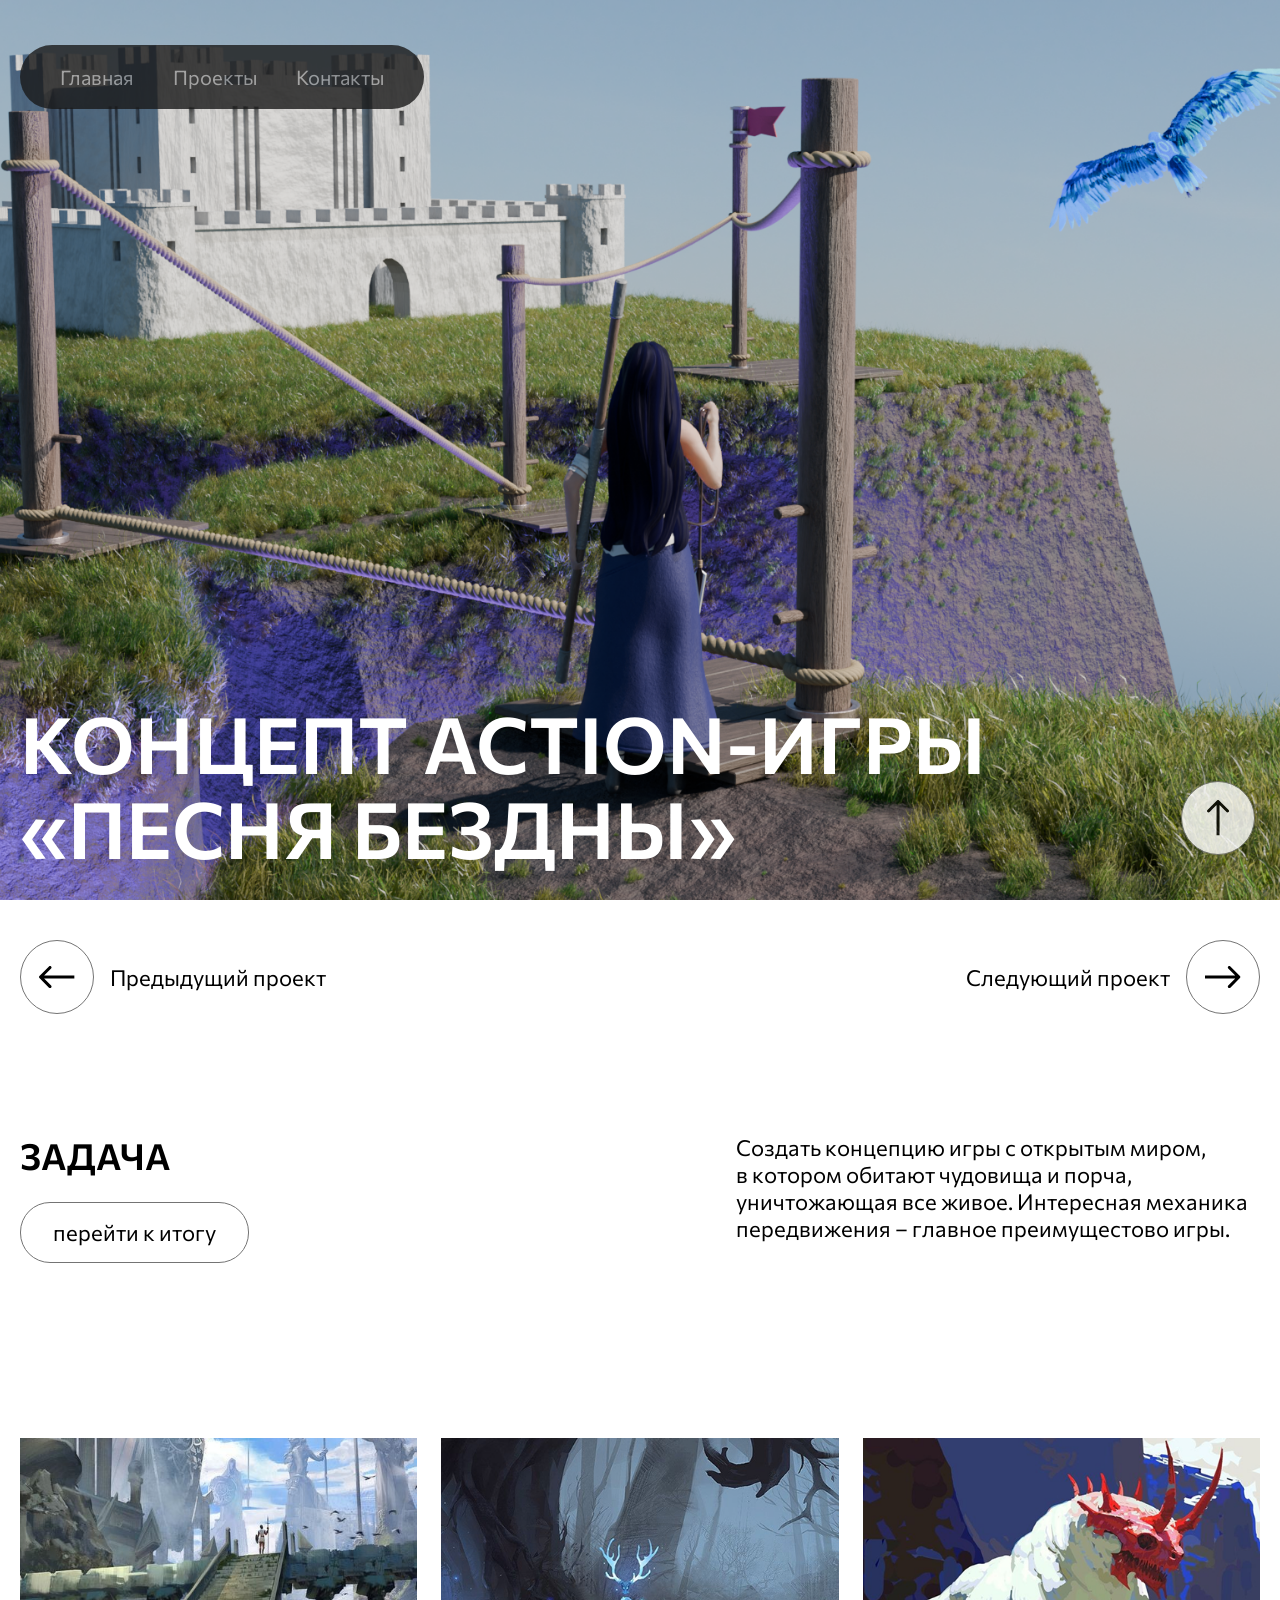
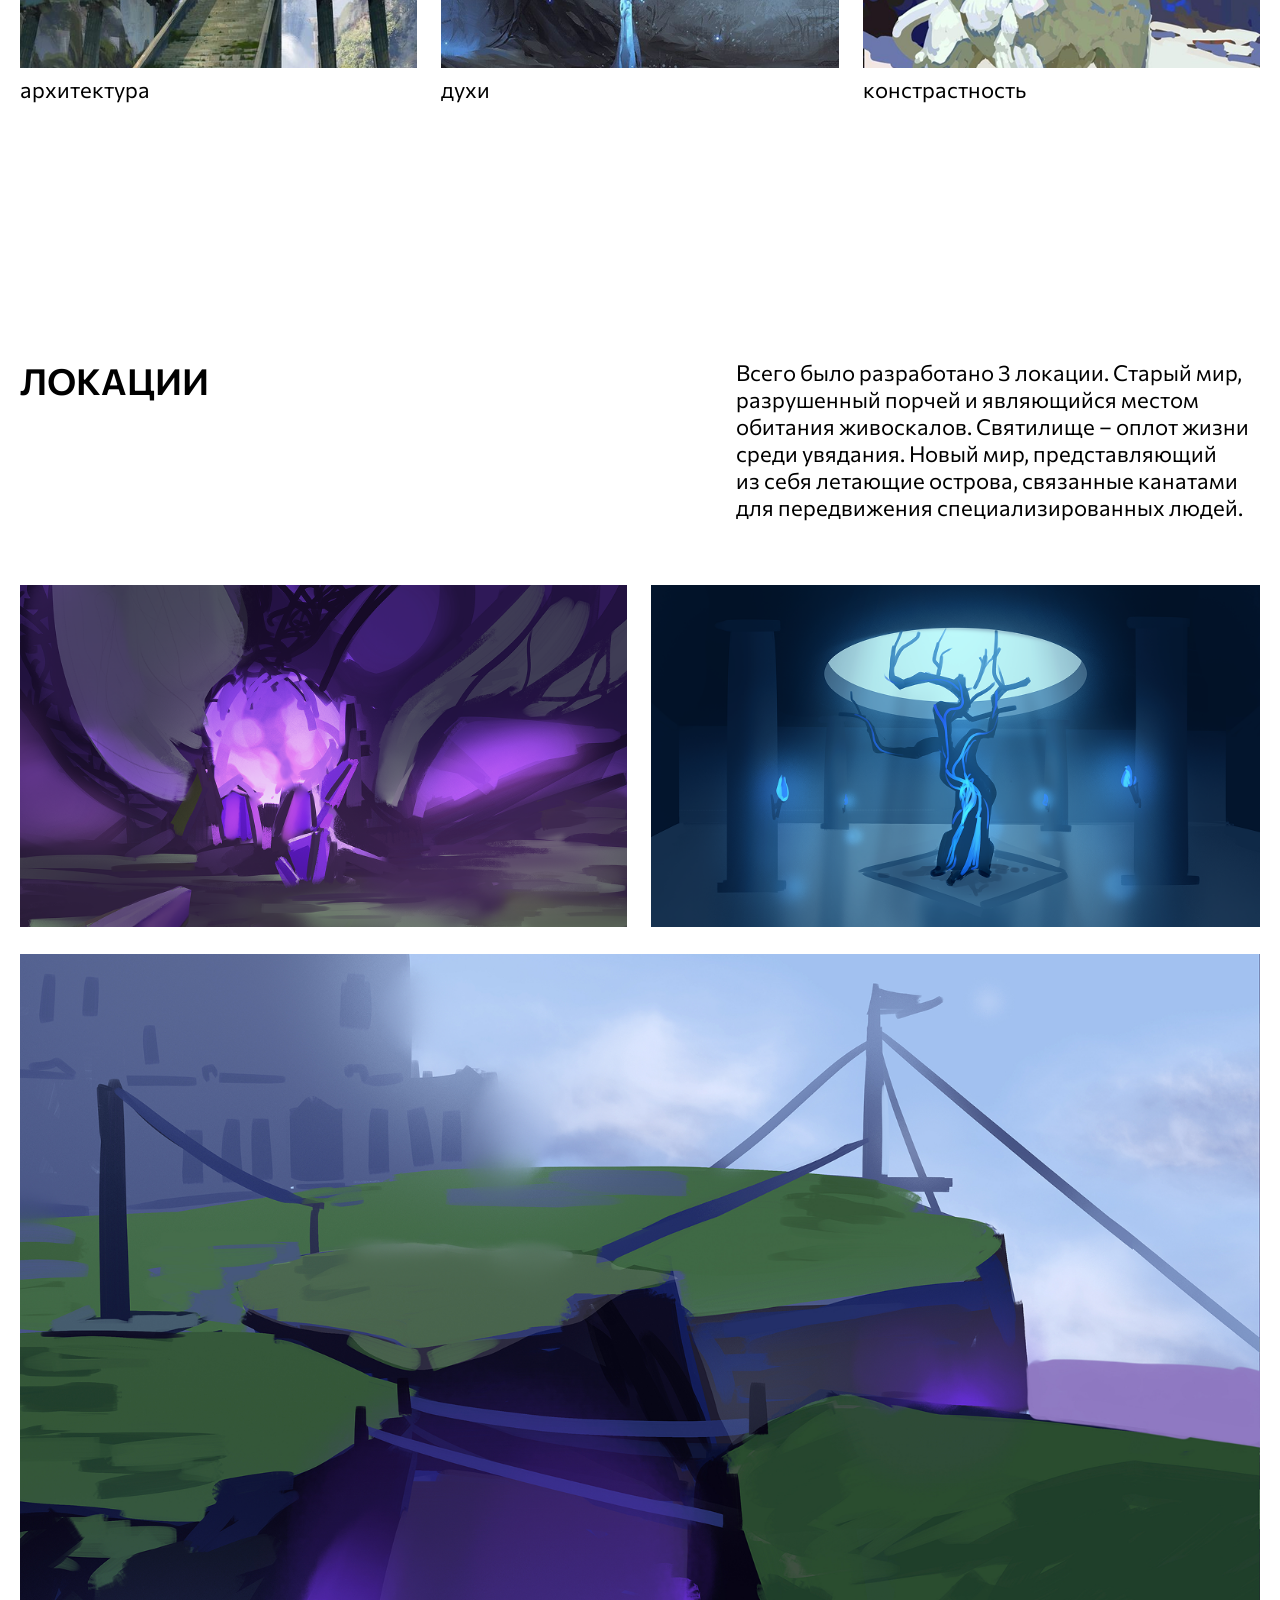
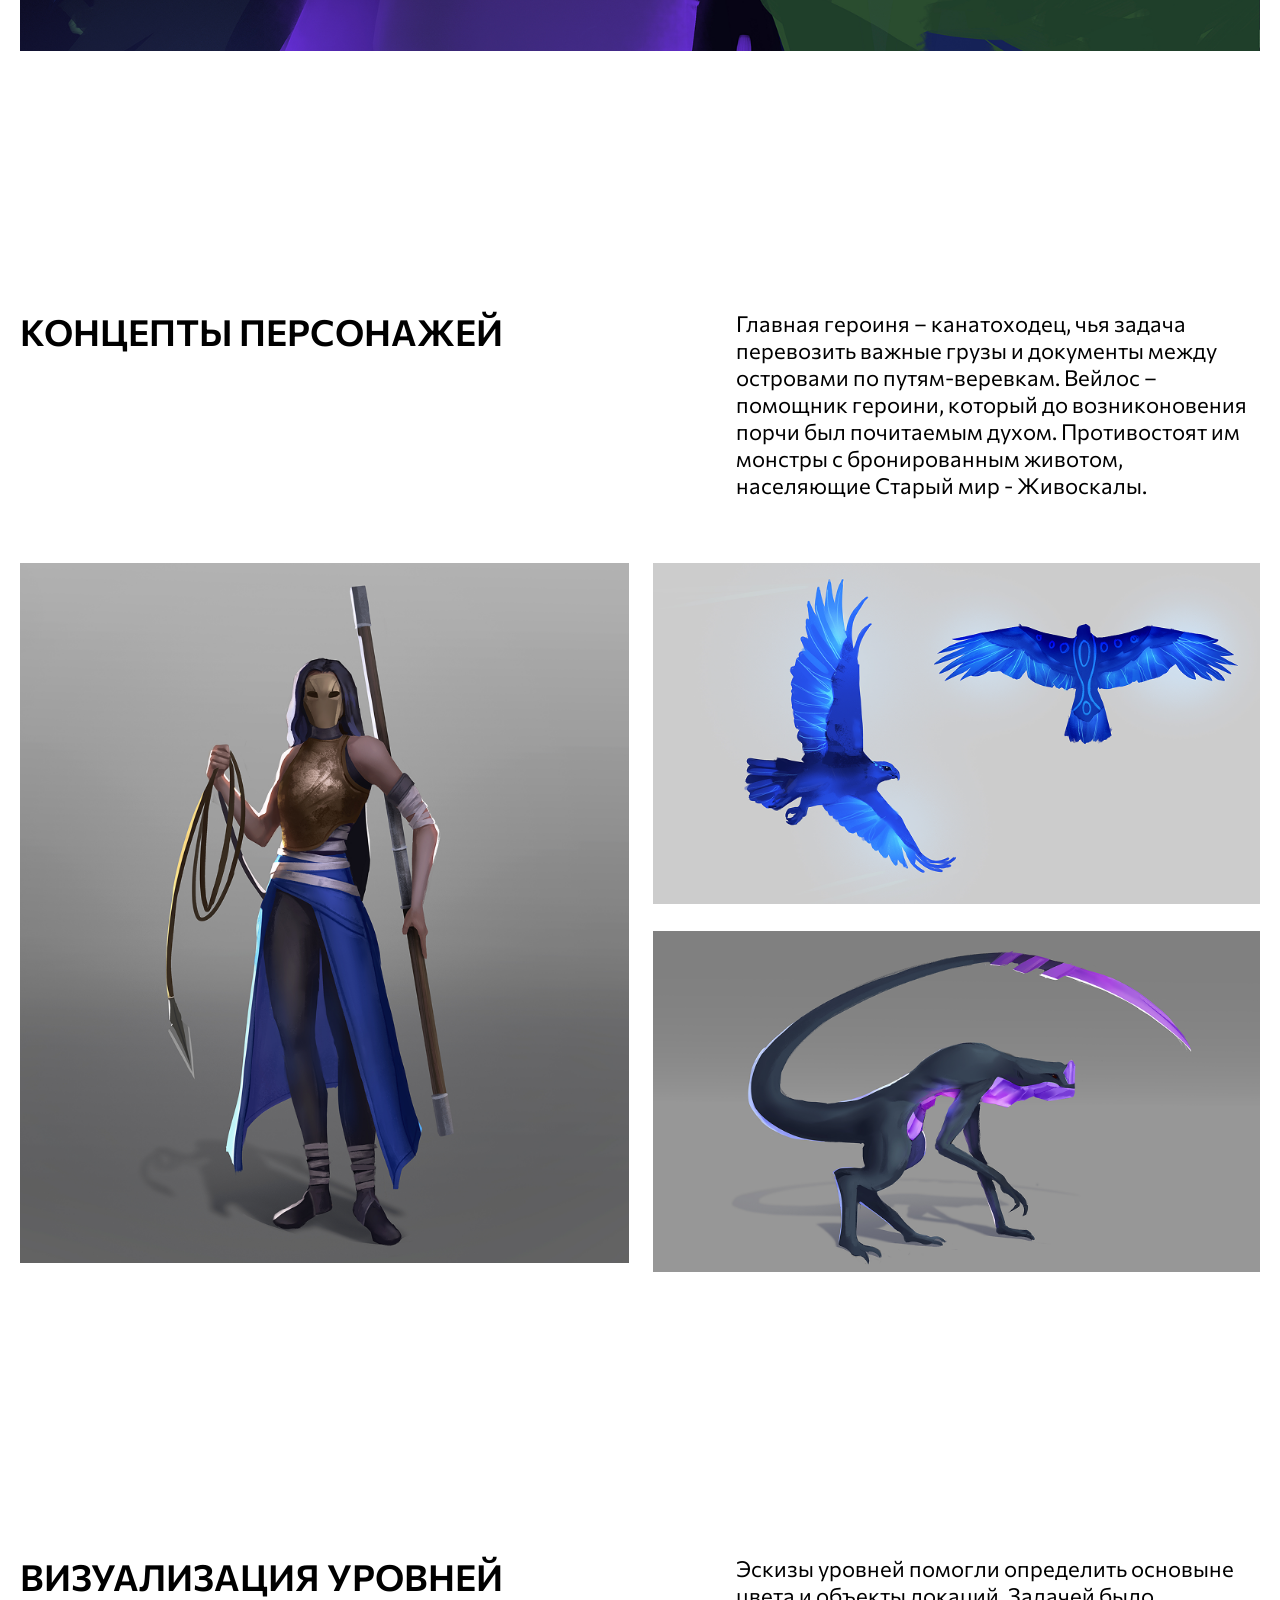
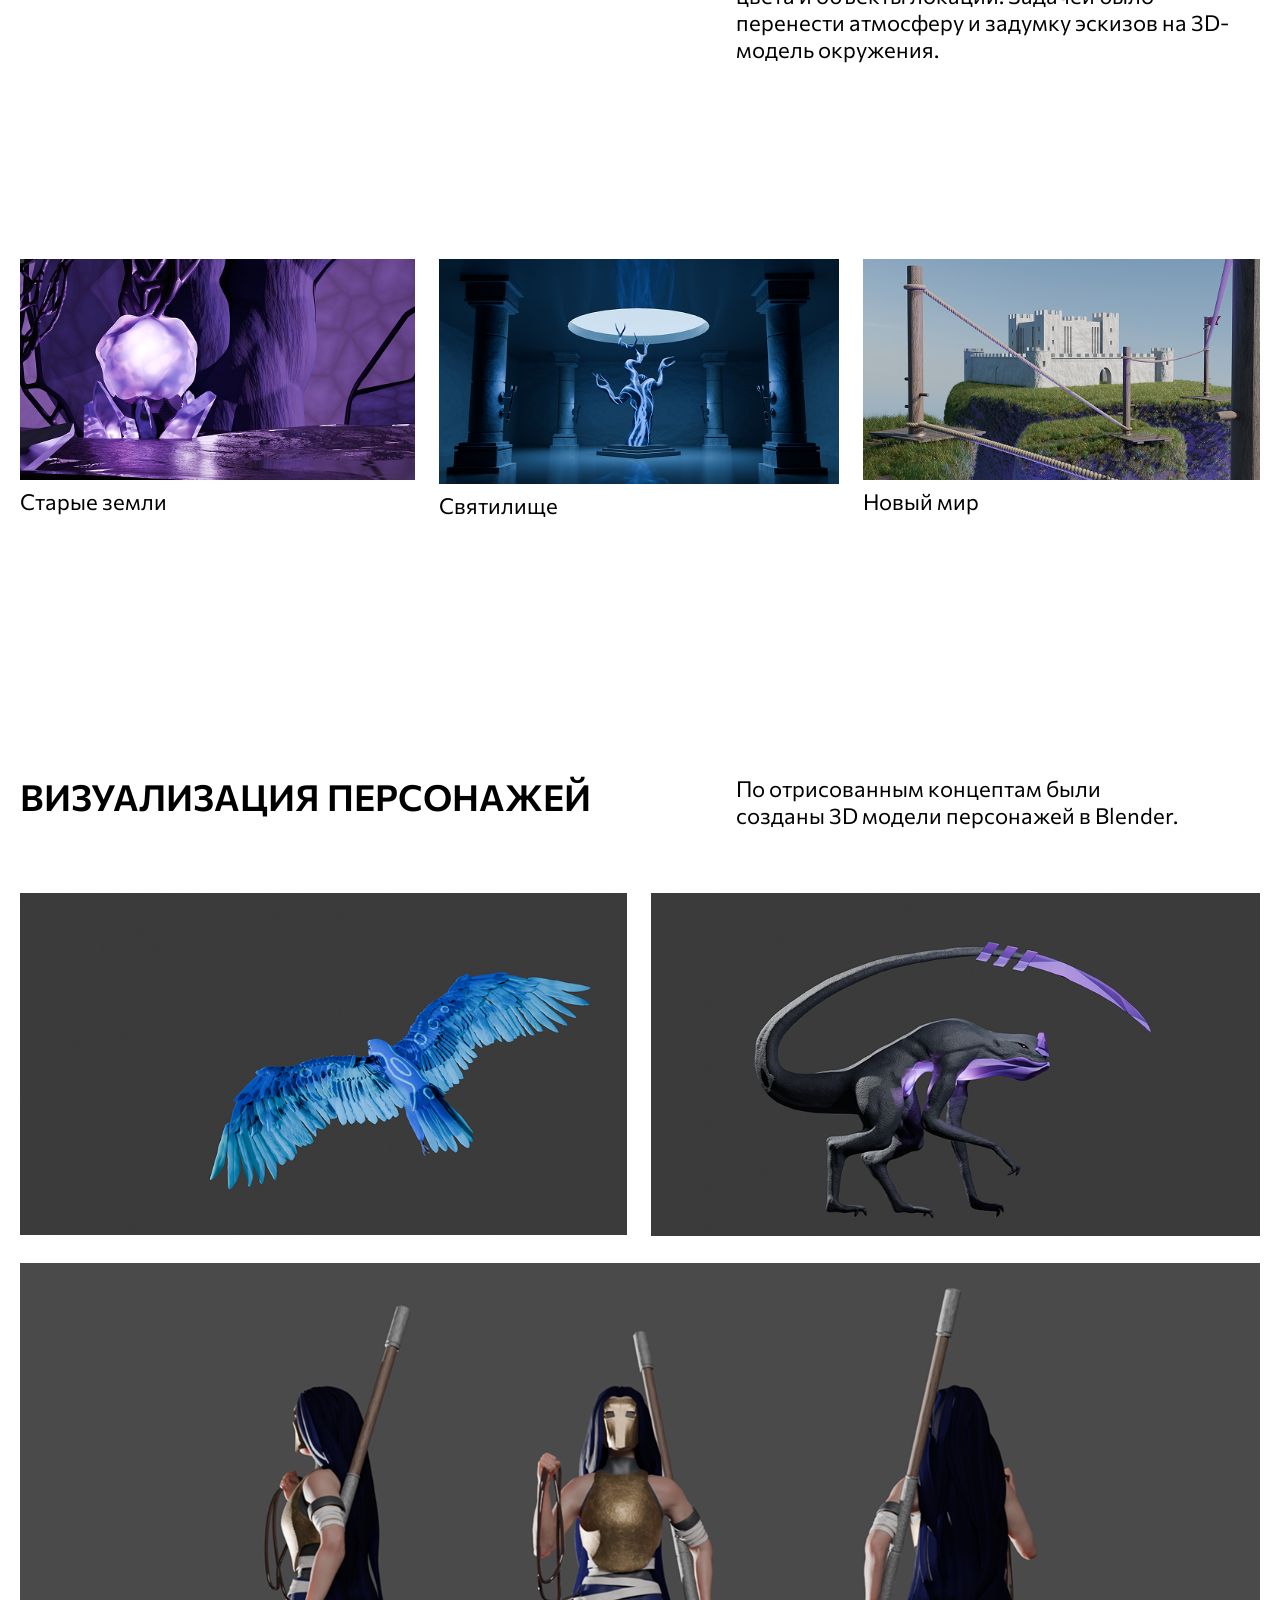
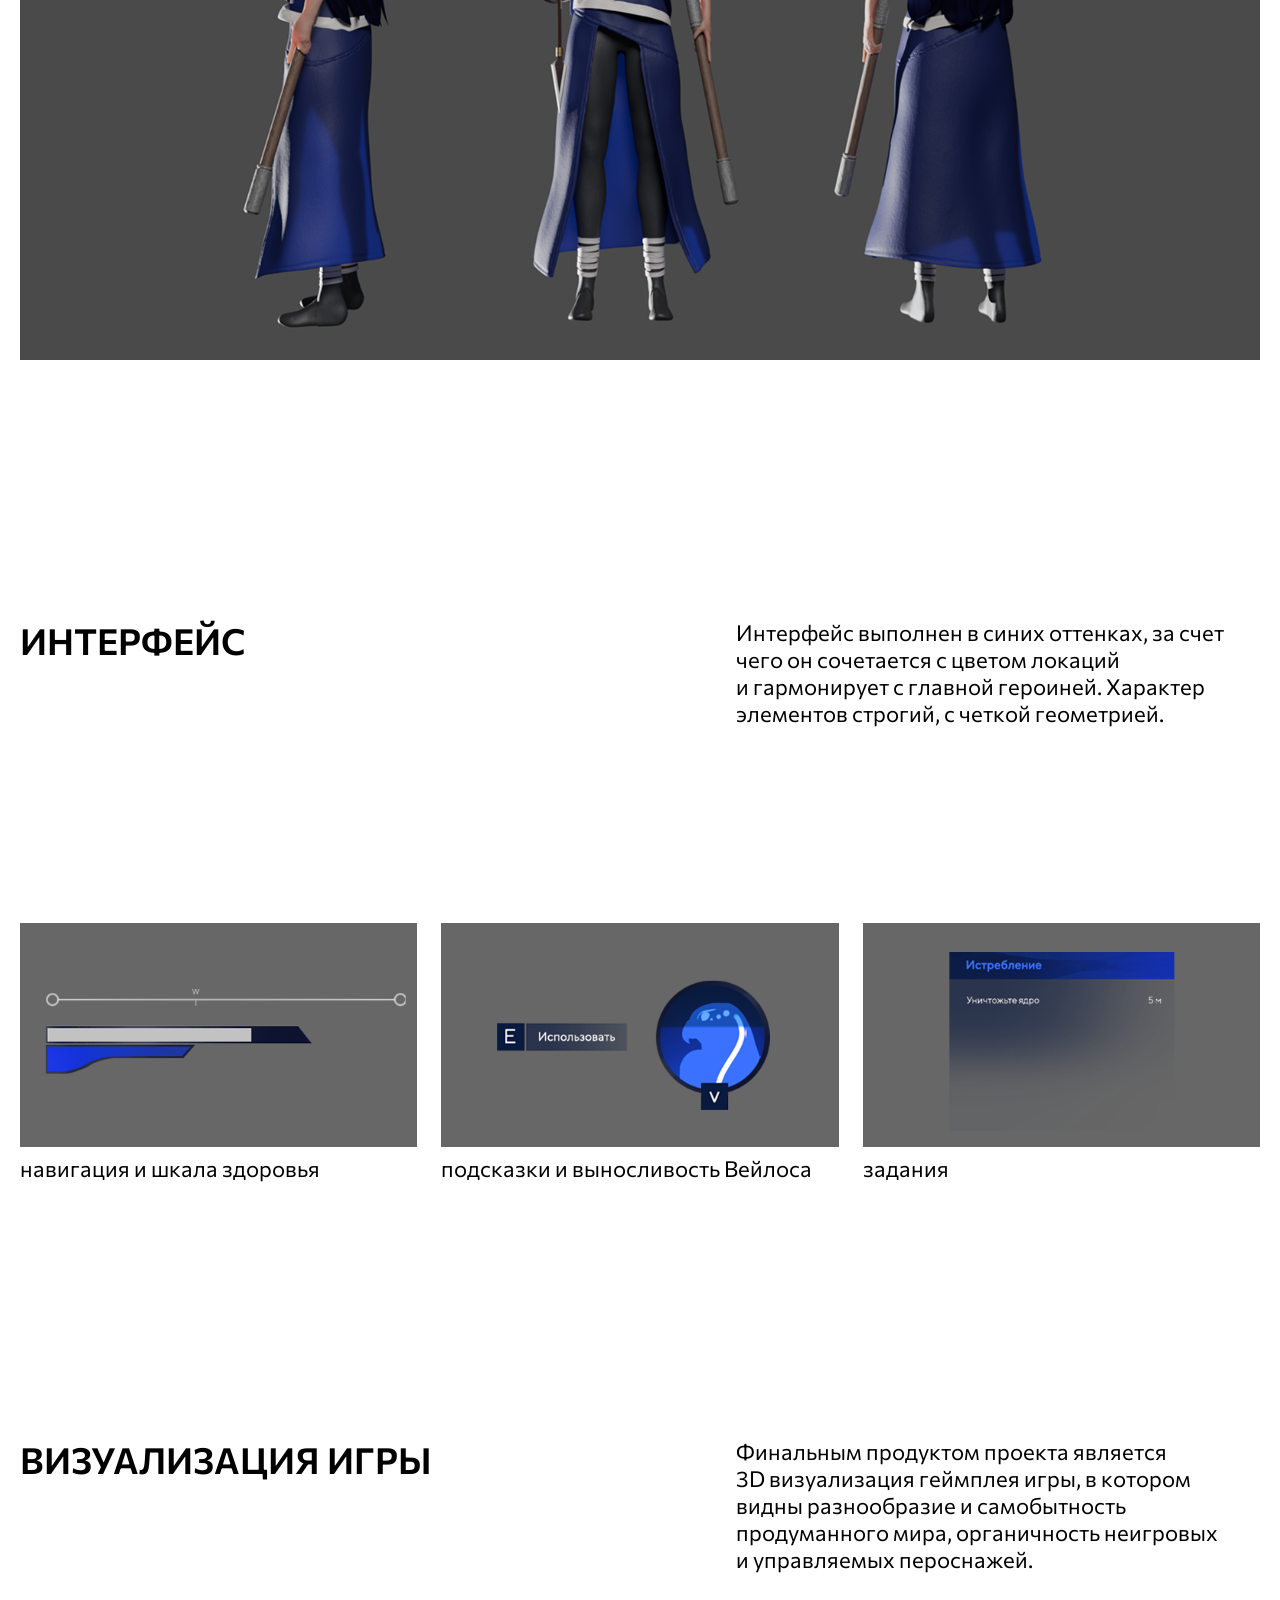
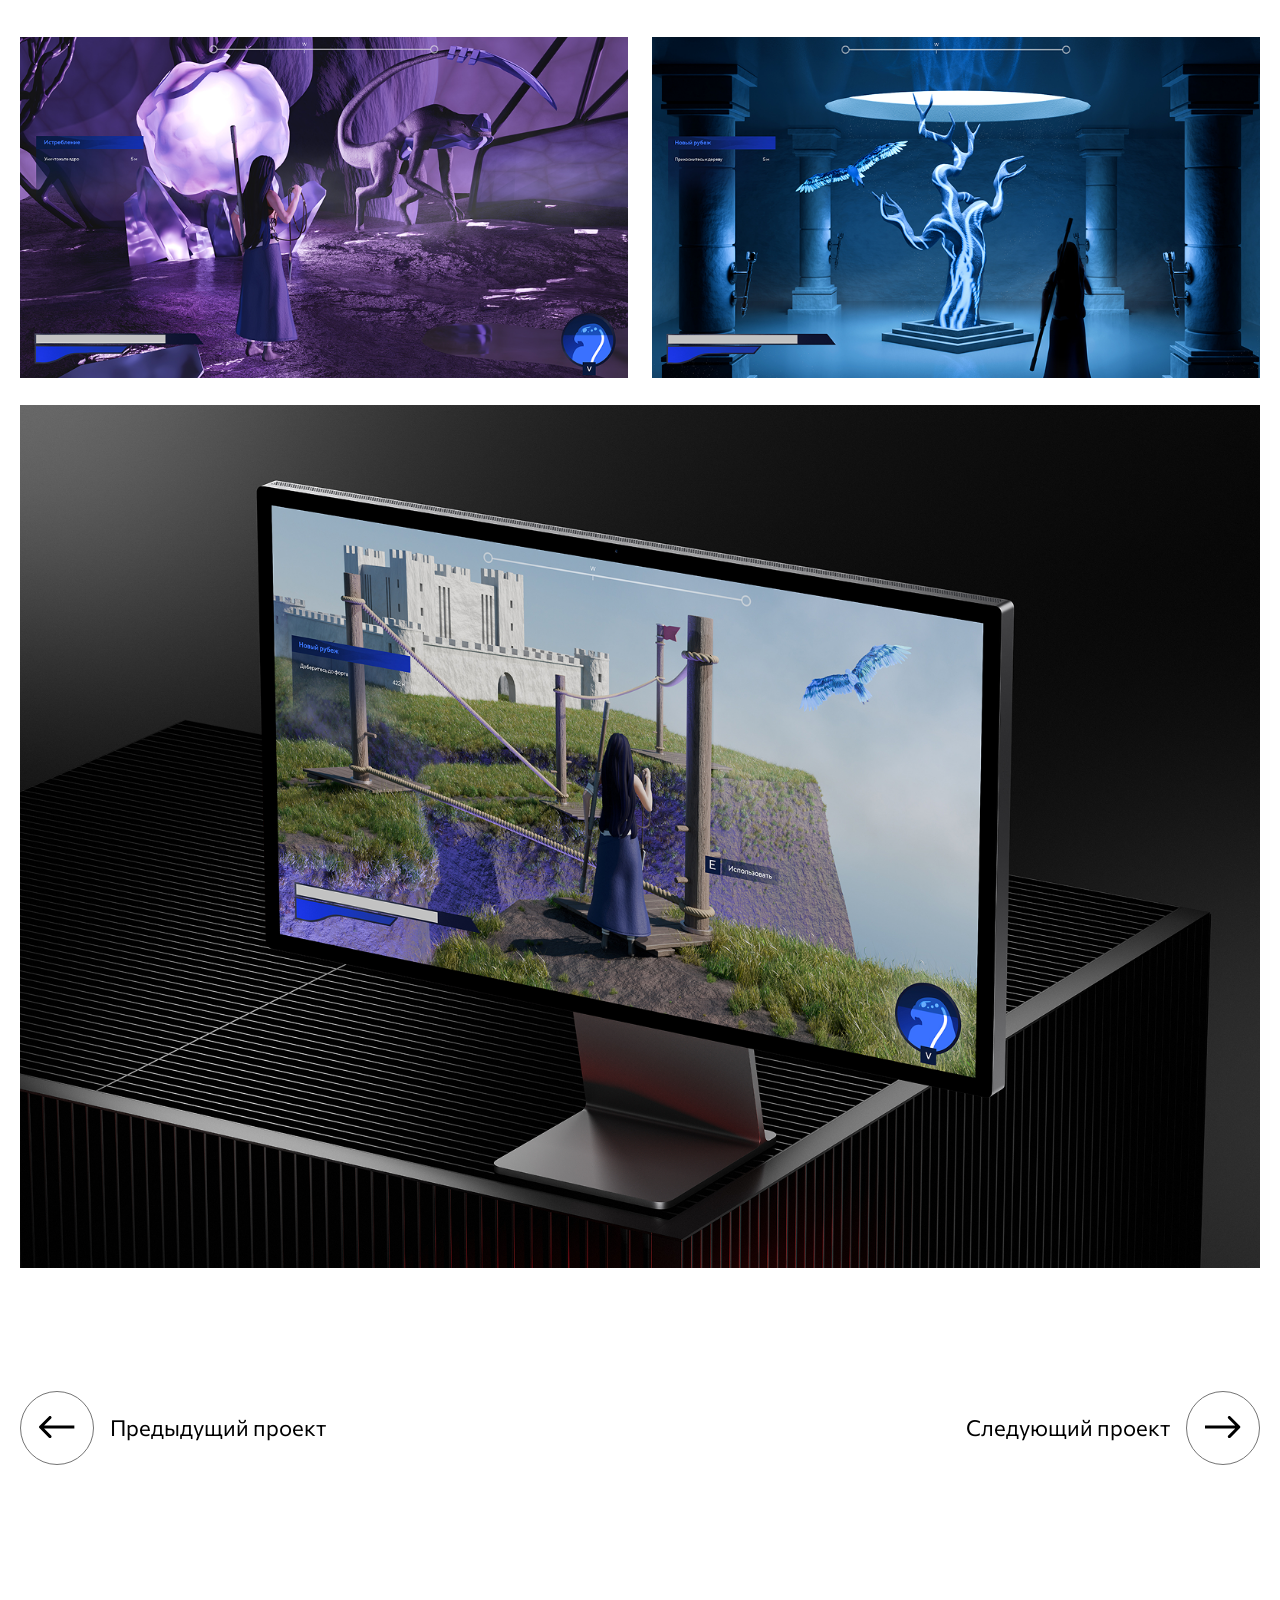
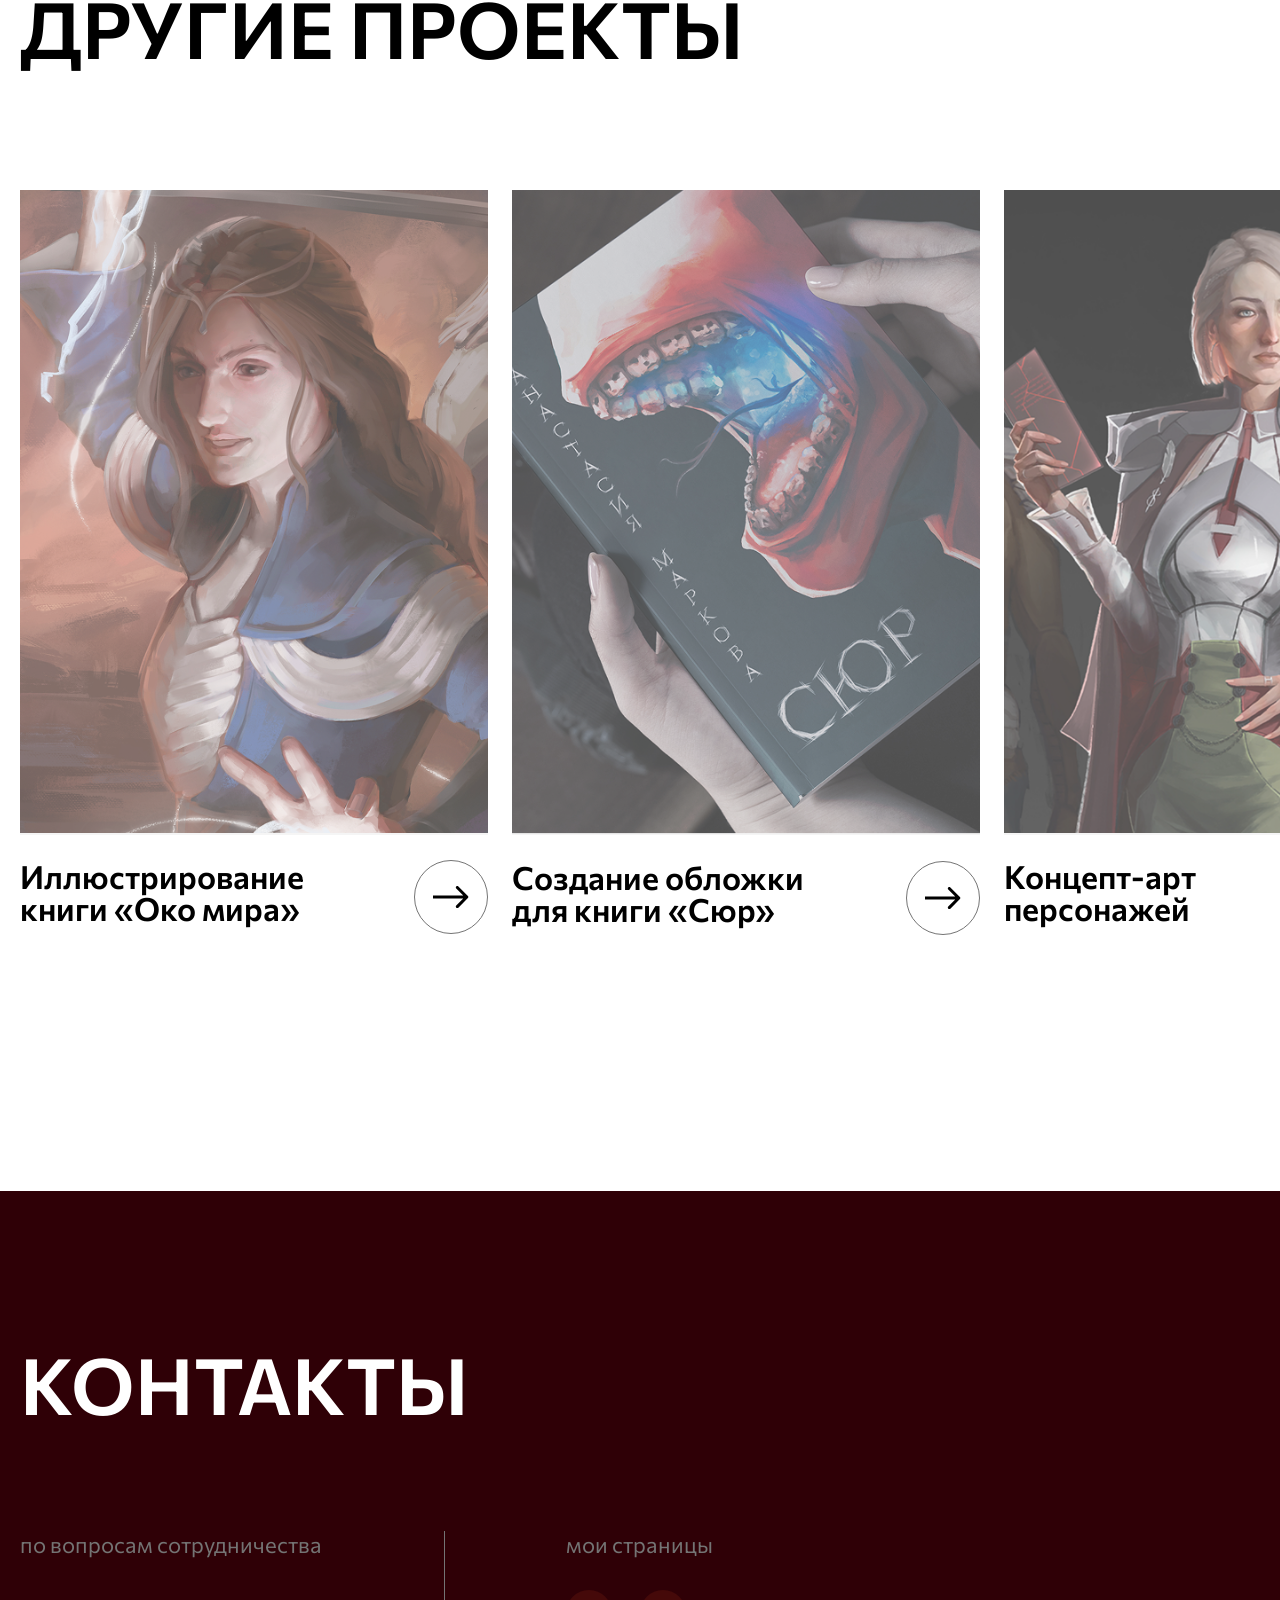
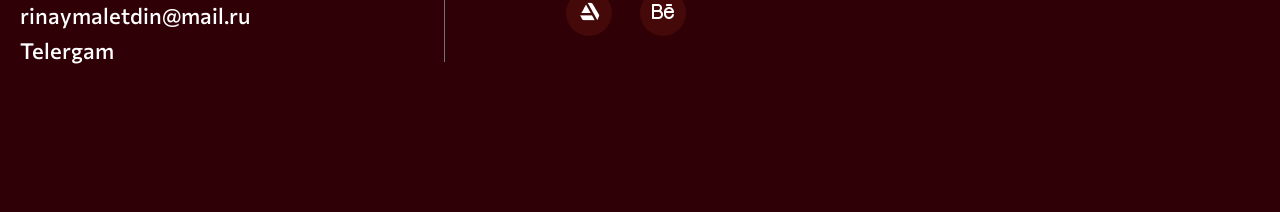
<file: game.html>
<!DOCTYPE html>
<html lang="ru">
<head>
    <meta charset="UTF-8">
    <link rel="stylesheet" href="css/normalize.css">
    <link rel="stylesheet" href="css/reset.css">
    <link rel="stylesheet" type="text/css" href="css/main.css">
    <link rel="stylesheet" type="text/css" href="css/bloks.css">
    <meta name="viewport" content="width=device-width, initial-scale=1.0">
    <title>Концепт action-игры</title>
    <link rel="icon" href="assets/icons/logo-def.png" type="image/x-icon">
</head>
<body>

    <div class="container">
        <div class="navigation">
            <a href="index.html" class="navig" >Главная</a>
            <a href="" class="navig" id="scroll_proj">Проекты</a>
            <a href="" class="navig" id="scroll_info">Контакты</a>
        </div>
        
    </div>

    <div class="up_block" id="scroll_up">
        <div class="round up">
            <svg width="23" height="36" viewBox="0 0 23 36" fill="none" xmlns="http://www.w3.org/2000/svg">
                <path d="M12.1075 0.439373C11.5217 -0.146412 10.572 -0.146412 9.98622 0.439373L0.440274 9.98532C-0.145513 10.5711 -0.145513 11.5208 0.440274 12.1066C1.02606 12.6924 1.97581 12.6924 2.56159 12.1066L11.0469 3.62136L19.5322 12.1066C20.1179 12.6924 21.0677 12.6924 21.6535 12.1066C22.2393 11.5208 22.2393 10.5711 21.6535 9.98532L12.1075 0.439373ZM11.0469 35.3462L12.5469 35.3462L12.5469 1.50003L11.0469 1.50003L9.54688 1.50003L9.54688 35.3462L11.0469 35.3462Z" fill="black"/>
            </svg>
                                            
        </div>
    </div>

    <section class="shapka" id="scroll_up_end" style="background-image: url('assets/images/game_proj/shapka_game.png')">
        <div class="container">
            <h1 class="title">Концепт action-игры
                «Песня бездны»</h1>
        </div>
    </section>

    <section class="poject">
        <div class="container">

            <div class="nextprev top">
                <div class="but_text">
                    <a href="oko.html">
                        <div class="round left">
                            <svg width="36" height="23" viewBox="0 0 36 23" fill="none" xmlns="http://www.w3.org/2000/svg">
                                <path d="M0.440838 9.98524C-0.144947 10.571 -0.144947 11.5208 0.440838 12.1066L9.98678 21.6525C10.5726 22.2383 11.5223 22.2383 12.1081 21.6525C12.6939 21.0667 12.6939 20.117 12.1081 19.5312L3.62282 11.0459L12.1081 2.56062C12.6939 1.97483 12.6939 1.02508 12.1081 0.439297C11.5223 -0.14649 10.5726 -0.14649 9.98678 0.439297L0.440838 9.98524ZM35.3477 11.0459L35.3477 9.5459L1.5015 9.5459L1.5015 11.0459L1.5015 12.5459L35.3477 12.5459L35.3477 11.0459Z" fill="black"/>
                            </svg>                            
                        </div>
                    </a>

                    <p>Предыдущий проект</p>
                </div>

                <div class="but_text">
                    <p>Следующий проект</p>
                    <a href="book.html">
                        <div class="round right">
                            <svg width="36" height="23" viewBox="0 0 36 23" fill="none" xmlns="http://www.w3.org/2000/svg">
                                <path d="M34.9068 12.1066C35.4926 11.5208 35.4926 10.571 34.9068 9.98524L25.3609 0.439297C24.7751 -0.14649 23.8253 -0.14649 23.2396 0.439297C22.6538 1.02508 22.6538 1.97483 23.2396 2.56062L31.7248 11.0459L23.2396 19.5312C22.6538 20.117 22.6538 21.0667 23.2396 21.6525C23.8253 22.2383 24.7751 22.2383 25.3609 21.6525L34.9068 12.1066ZM0 11.0459L-2.68527e-08 12.5459L33.8462 12.5459L33.8462 11.0459L33.8462 9.5459L2.68527e-08 9.5459L0 11.0459Z" fill="black"/>
                                </svg>                       
                        </div>
                    </a>
                </div>
            </div>





            <section class="reference block">

                <div class="podpis">
                    <div class="ref_left">
                        <h3>Задача</h3>
                        <div class="itog" id="scroll_itog">
                                <p>перейти к итогу</p>
                        </div>
                    </div>
                    <div class="ref_right">
                        <p>Cоздать концепцию игры с&nbsp;открытым миром, в&nbsp;котором обитают чудовища и&nbsp;порча, уничтожающая все живое. Интересная механика передвижения&nbsp;–&nbsp;главное преимущестово игры.</p>
                    </div>
                
                </div>

                <div class="three">
                    <div class="im_text">
                            <img src="assets/images/game_proj/ref_1.png" alt="">
                            <p>архитектура</p>
                    </div>
                    <div class="im_text">
                            <img src="assets/images/game_proj/ref_2.png" alt="">
                            <p>духи</p>
                    </div>
                    <div class="im_text">
                            <img src="assets/images/game_proj/ref_3.png" alt="">
                            <p>констрастность</p>
                    </div>
                </div>
            </section>

            <section class="two_three block">
                <div class="article">
                    <h3>Локации</h3>
                    <p>Всего было разработано 3&nbsp;локации. Старый мир, разрушенный порчей и&nbsp;являющийся местом обитания живоскалов. Святилище –&nbsp;оплот жизни среди увядания. Новый мир, представляющий
                        из&nbsp;себя летающие острова, связанные канатами для&nbsp;передвижения специализированных людей.</p>
                </div>

                <div class="two">
                    <div>
                        <img src="assets/images/game_proj/esk_bot.png" alt="">
                    </div>
                    <div>
                        <img src="assets/images/game_proj/esk_svat.png" alt="">
                    </div>
                </div>
                <div class="one_im">
                    <img src="assets/images/game_proj/esk_top.png" alt="">
                </div>
            </section>



            <section class="l_one_r_two block">
                <div class="article">
                    <h3>Концепты персонажей</h3>
                    <p>Главная героиня – канатоходец, чья&nbsp;задача перевозить важные грузы и&nbsp;документы между островами по&nbsp;путям-веревкам.
                        Вейлос – помощник героини, который
                        до&nbsp;возниконовения порчи был&nbsp;почитаемым духом.
                        Противостоят им монстры с&nbsp;бронированным животом, населяющие Старый мир - Живоскалы.</p>
                </div>
                <div class="two">
                    <div>
                        <img src="assets/images/game_proj/concept_gg.png" alt="">
                    </div>
                    <div class="vertic_two">
                        <div>
                            <img src="assets/images/game_proj/concept_burd.png" alt="">
                        </div>
                        <div>
                            <img src="assets/images/game_proj/concept_monstr.png" alt="">
                        </div>
                    </div>

                </div>
            </section>

            <section class="reference block">

                <div class="podpis">
                    <div class="ref_left">
                        <h3>Визуализация уровней</h3>
                    </div>
                    <div class="ref_right">
                        <p>Эскизы уровней помогли определить основыне цвета и&nbsp;объекты локаций. Задачей было перенести атмосферу и&nbsp;задумку эскизов на&nbsp;3D-модель окружения.</p>
                    </div>
                
                </div>

                <div class="three">
                    <div class="im_text">
                            <img src="assets/images/game_proj/rend_bot.png" alt="">
                            <p>Старые земли</p>
                    </div>
                    <div class="im_text">
                            <img src="assets/images/game_proj/rend_svat.png" alt="">
                            <p>Святилище</p>
                    </div>
                    <div class="im_text">
                            <img src="assets/images/game_proj/rend_top.png" alt="">
                            <p>Новый мир</p>
                    </div>
                </div>
            </section>

            <section class="two_three block">
                <div class="article">
                    <h3>Визуализация персонажей</h3>
                    <p>По&nbsp;отрисованным концептам были созданы&nbsp;3D&nbsp;модели персонажей в&nbsp;Blender. </p>
                </div>

                <div class="two">
                    <div>
                        <img src="assets/images/game_proj/model_burd.png" alt="">
                    </div>
                    <div>
                        <img src="assets/images/game_proj/model_monstr.png" alt="">
                    </div>
                </div>
                <div class="one_im">
                    <img src="assets/images/game_proj/model_gg.png" alt="">
                </div>
            </section>

            <section class="reference block">

                <div class="podpis">
                    <div class="ref_left">
                        <h3>Интерфейс</h3>
                    </div>
                    <div class="ref_right">
                        <p>Интерфейс выполнен в&nbsp;синих оттенках, за&nbsp;счет чего&nbsp;он&nbsp;сочетается с&nbsp;цветом локаций
                            и&nbsp;гармонирует с&nbsp;главной героиней. Характер элементов строгий, с&nbsp;четкой геометрией.</p>
                    </div>
                
                </div>

                <div class="three">
                    <div class="im_text">
                            <img src="assets/images/game_proj/health.png" alt="">
                            <p>навигация и&nbsp;шкала здоровья</p>
                    </div>
                    <div class="im_text">
                            <img src="assets/images/game_proj/e_to.png" alt="">
                            <p>подсказки и&nbsp;выносливость Вейлоса</p>
                    </div>
                    <div class="im_text">
                            <img src="assets/images/game_proj/task.png" alt="">
                            <p>задания</p>
                    </div>
                </div>
            </section>

            <section class="two_three block end" id="scroll_itog_end">
                <div class="article">
                    <h3>Визуализация игры</h3>
                    <p>Финальным продуктом проекта является 3D&nbsp;визуализация геймплея игры, в&nbsp;котором видны разнообразие и&nbsp;самобытность продуманного мира, органичность неигровых
                        и&nbsp;управляемых пероснажей. </p>
                </div>

                <div class="two">
                    <div>
                        <img src="assets/images/game_proj/final_bot.png" alt="">
                    </div>
                    <div>
                        <img src="assets/images/game_proj/final_svat.png" alt="">
                    </div>
                </div>
                <div class="one_im">
                    <img src="assets/images/game_proj/mockup.png" alt="">
                </div>
            </section>

            <div class="nextprev bott">
                <div class="but_text">
                    <a href="oko.html">
                        <div class="round left">
                            <svg width="36" height="23" viewBox="0 0 36 23" fill="none" xmlns="http://www.w3.org/2000/svg">
                                <path d="M0.440838 9.98524C-0.144947 10.571 -0.144947 11.5208 0.440838 12.1066L9.98678 21.6525C10.5726 22.2383 11.5223 22.2383 12.1081 21.6525C12.6939 21.0667 12.6939 20.117 12.1081 19.5312L3.62282 11.0459L12.1081 2.56062C12.6939 1.97483 12.6939 1.02508 12.1081 0.439297C11.5223 -0.14649 10.5726 -0.14649 9.98678 0.439297L0.440838 9.98524ZM35.3477 11.0459L35.3477 9.5459L1.5015 9.5459L1.5015 11.0459L1.5015 12.5459L35.3477 12.5459L35.3477 11.0459Z" fill="black"/>
                            </svg>                            
                        </div>
                    </a>

                    <p>Предыдущий проект</p>
                </div>

                <div class="but_text">
                    <p>Следующий проект</p>
                    <a href="book.html">
                        <div class="round right">
                            <svg width="36" height="23" viewBox="0 0 36 23" fill="none" xmlns="http://www.w3.org/2000/svg">
                                <path d="M34.9068 12.1066C35.4926 11.5208 35.4926 10.571 34.9068 9.98524L25.3609 0.439297C24.7751 -0.14649 23.8253 -0.14649 23.2396 0.439297C22.6538 1.02508 22.6538 1.97483 23.2396 2.56062L31.7248 11.0459L23.2396 19.5312C22.6538 20.117 22.6538 21.0667 23.2396 21.6525C23.8253 22.2383 24.7751 22.2383 25.3609 21.6525L34.9068 12.1066ZM0 11.0459L-2.68527e-08 12.5459L33.8462 12.5459L33.8462 11.0459L33.8462 9.5459L2.68527e-08 9.5459L0 11.0459Z" fill="black"/>
                                </svg>                       
                        </div>
                    </a>
                </div>
            </div>
        </div>
    </section>

    <section class="other" id="end_scroll_proj">
        <div class="container">
            <h1>
                Другие проекты
            </h1>
            <div class="hor_scroll">
                <div class="kletka">
                    <div class="klet_im">
                        <a href="oko.html">
                            <img src="assets/images/other_oko.png" alt="">
                        </a>
                    </div>
                    <div class="kletka_niz">
                        <h4>
                            Иллюстрирование книги «Око&nbsp;мира»
                        </h4>
                        <a href="oko.html">
                            <div class="round right">
                                    <svg width="36" height="23" viewBox="0 0 36 23" fill="none" xmlns="http://www.w3.org/2000/svg" >
                                        <path  d="M34.9068 12.1066C35.4926 11.5208 35.4926 10.571 34.9068 9.98524L25.3609 0.439297C24.7751 -0.14649 23.8253 -0.14649 23.2396 0.439297C22.6538 1.02508 22.6538 1.97483 23.2396 2.56062L31.7248 11.0459L23.2396 19.5312C22.6538 20.117 22.6538 21.0667 23.2396 21.6525C23.8253 22.2383 24.7751 22.2383 25.3609 21.6525L34.9068 12.1066ZM0 11.0459L-2.68527e-08 12.5459L33.8462 12.5459L33.8462 11.0459L33.8462 9.5459L2.68527e-08 9.5459L0 11.0459Z" fill="black"/>
                                    </svg>                   
                            </div>
                         </a>
                    </div>
                </div>

                <div class="kletka">
                    <div class="klet_im">
                        <a href="book.html">
                            <img src="assets/images/other_book.png" alt="">
                        </a>
                    </div>
                    <div class="kletka_niz">
                        <h4>
                            Создание обложки для&nbsp;книги&nbsp;«Сюр»
                        </h4>
                        <a href="book.html">
                            <div class="round right">
                                <svg width="36" height="23" viewBox="0 0 36 23" fill="none" xmlns="http://www.w3.org/2000/svg">
                                    <path d="M34.9068 12.1066C35.4926 11.5208 35.4926 10.571 34.9068 9.98524L25.3609 0.439297C24.7751 -0.14649 23.8253 -0.14649 23.2396 0.439297C22.6538 1.02508 22.6538 1.97483 23.2396 2.56062L31.7248 11.0459L23.2396 19.5312C22.6538 20.117 22.6538 21.0667 23.2396 21.6525C23.8253 22.2383 24.7751 22.2383 25.3609 21.6525L34.9068 12.1066ZM0 11.0459L-2.68527e-08 12.5459L33.8462 12.5459L33.8462 11.0459L33.8462 9.5459L2.68527e-08 9.5459L0 11.0459Z" fill="black"/>
                                    </svg>                       
                            </div>
                        </a>
                    </div>
                </div>

                <div class="kletka">
                    <div class="klet_im">
                        <a href="pers.html">
                            <img src="assets/images/other_pers.png" alt="">
                        </a>
                    </div>
                    <div class="kletka_niz">
                        <h4>
                            Концепт-арт персонажей
                        </h4>
                        <a href="pers.html">
                            <div class="round right">
                                <svg width="36" height="23" viewBox="0 0 36 23" fill="none" xmlns="http://www.w3.org/2000/svg">
                                    <path d="M34.9068 12.1066C35.4926 11.5208 35.4926 10.571 34.9068 9.98524L25.3609 0.439297C24.7751 -0.14649 23.8253 -0.14649 23.2396 0.439297C22.6538 1.02508 22.6538 1.97483 23.2396 2.56062L31.7248 11.0459L23.2396 19.5312C22.6538 20.117 22.6538 21.0667 23.2396 21.6525C23.8253 22.2383 24.7751 22.2383 25.3609 21.6525L34.9068 12.1066ZM0 11.0459L-2.68527e-08 12.5459L33.8462 12.5459L33.8462 11.0459L33.8462 9.5459L2.68527e-08 9.5459L0 11.0459Z" fill="black"/>
                                    </svg>                       
                            </div>
                        </a>
                    </div>
                </div>

                <div class="kletka">
                    <div class="klet_im">
                        <a href="geely.html">
                            <img src="assets/images/other_geely.png" alt="">
                        </a>
                    </div>
                    <div class="kletka_niz">
                        <h4>
                            Оформление выставки&nbsp;Geely
                        </h4>
                        <a href="geely.html">
                            <div class="round right">
                                <svg width="36" height="23" viewBox="0 0 36 23" fill="none" xmlns="http://www.w3.org/2000/svg">
                                    <path d="M34.9068 12.1066C35.4926 11.5208 35.4926 10.571 34.9068 9.98524L25.3609 0.439297C24.7751 -0.14649 23.8253 -0.14649 23.2396 0.439297C22.6538 1.02508 22.6538 1.97483 23.2396 2.56062L31.7248 11.0459L23.2396 19.5312C22.6538 20.117 22.6538 21.0667 23.2396 21.6525C23.8253 22.2383 24.7751 22.2383 25.3609 21.6525L34.9068 12.1066ZM0 11.0459L-2.68527e-08 12.5459L33.8462 12.5459L33.8462 11.0459L33.8462 9.5459L2.68527e-08 9.5459L0 11.0459Z" fill="black"/>
                                    </svg>                       
                            </div>
                        </a>
                    </div>
                </div>

            </div>
        </div>
                
                
            
</section>

    <footer>
        <div class="container">
            <h1>
                Контакты
            </h1>

            <div class="info" id="end_scroll_info">
                <div class="qwestions">
                    <div class="qw_title">
                        <p>по вопросам сотрудничества</p>
                    </div>

                    <div class="qw_them">
                        <p>rinaymaletdin@mail.ru</p>
                        <a href="https://t.me/rinaymm">
                            Telergam
                        </a>
                    </div>
                </div>

                <div class="line">
                </div>

                <div class="social">
                    <div class="so_title">
                        <p>мои страницы</p>
                    </div>

                    <div class="buttons_block">
                        <a href="https://www.artstation.com/rinaym">
                            <div class="so_but">
                                <img src="assets/icons/artstation.png" alt="">
                            </div>
                        </a>

                        <a href="https://www.behance.net/chaypotikf">
                            <div class="so_but">
                                <img src="assets/icons/behance.png" alt="">
                            </div>
                    </a>
                    </div>
                </div>
            </div>

        </div>
        
    </footer>


    <script src="script/script.js" defer></script>
</body>
</html>
</file>
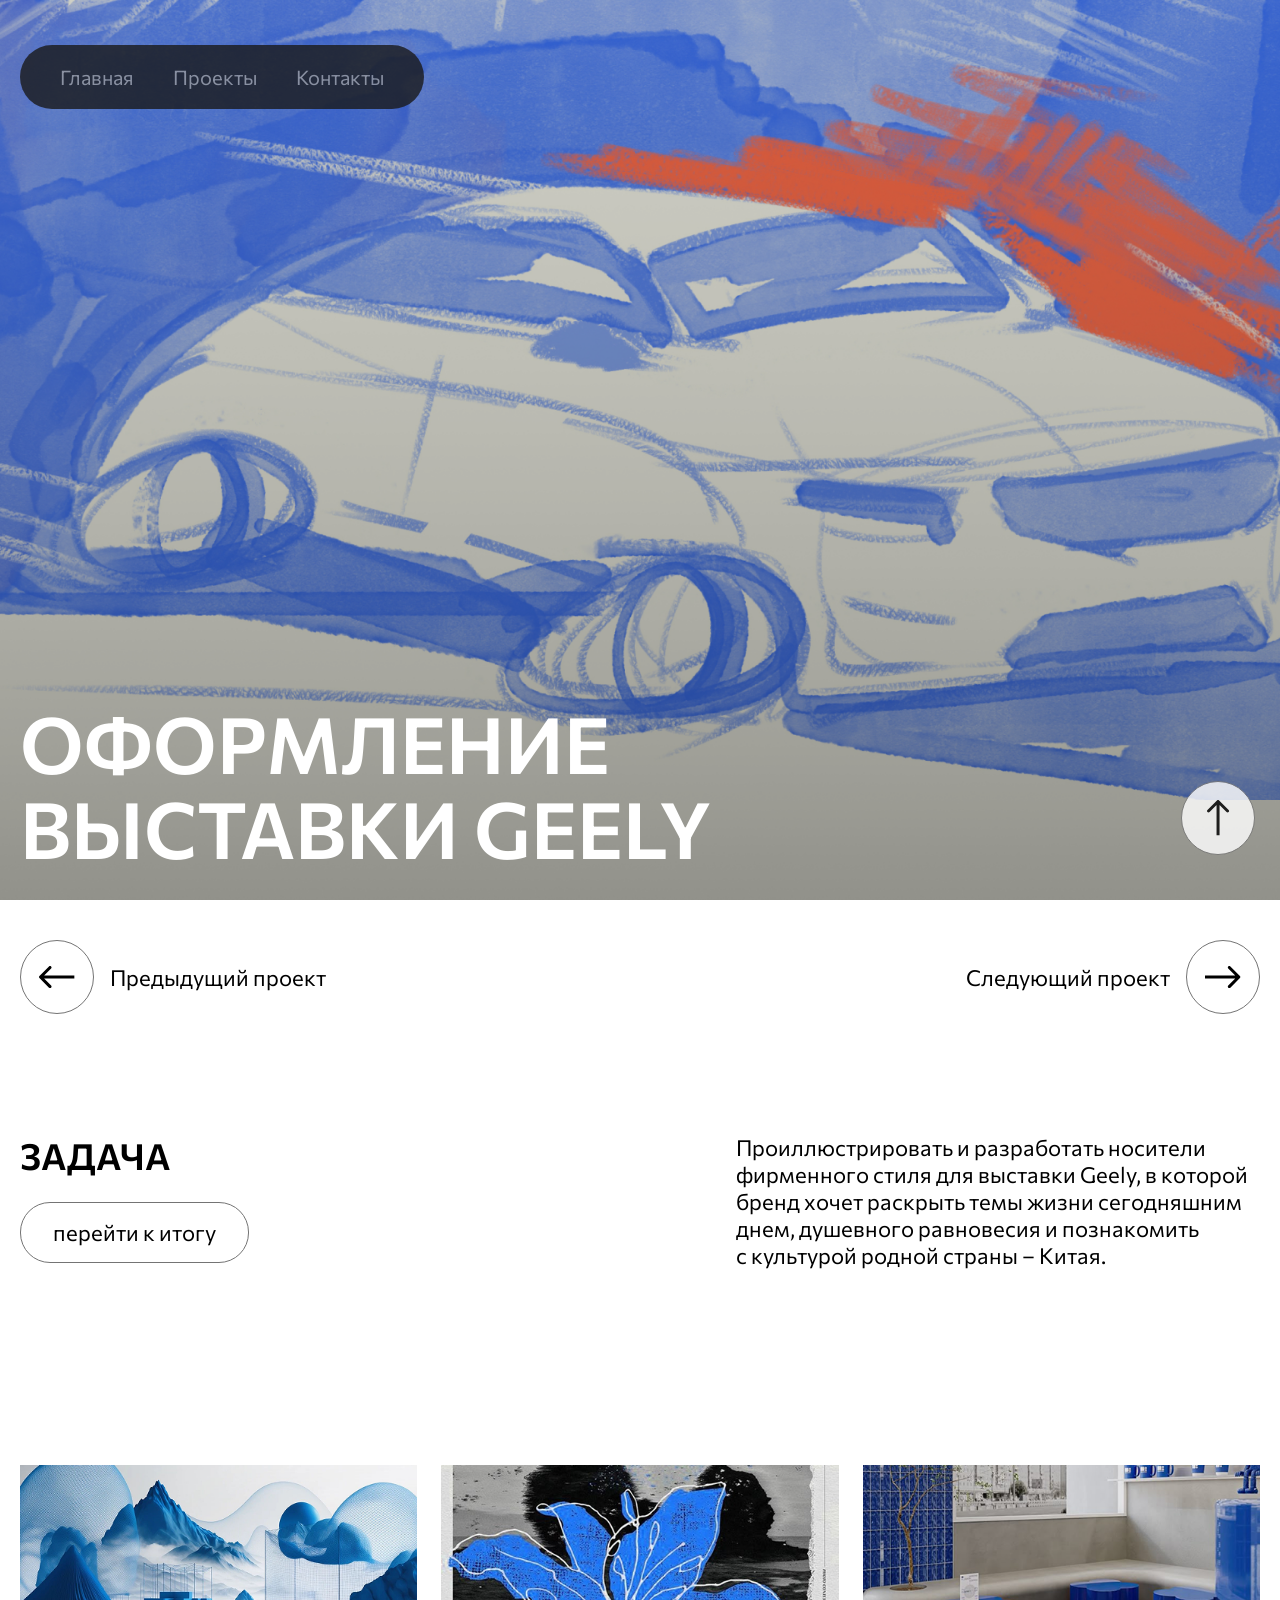
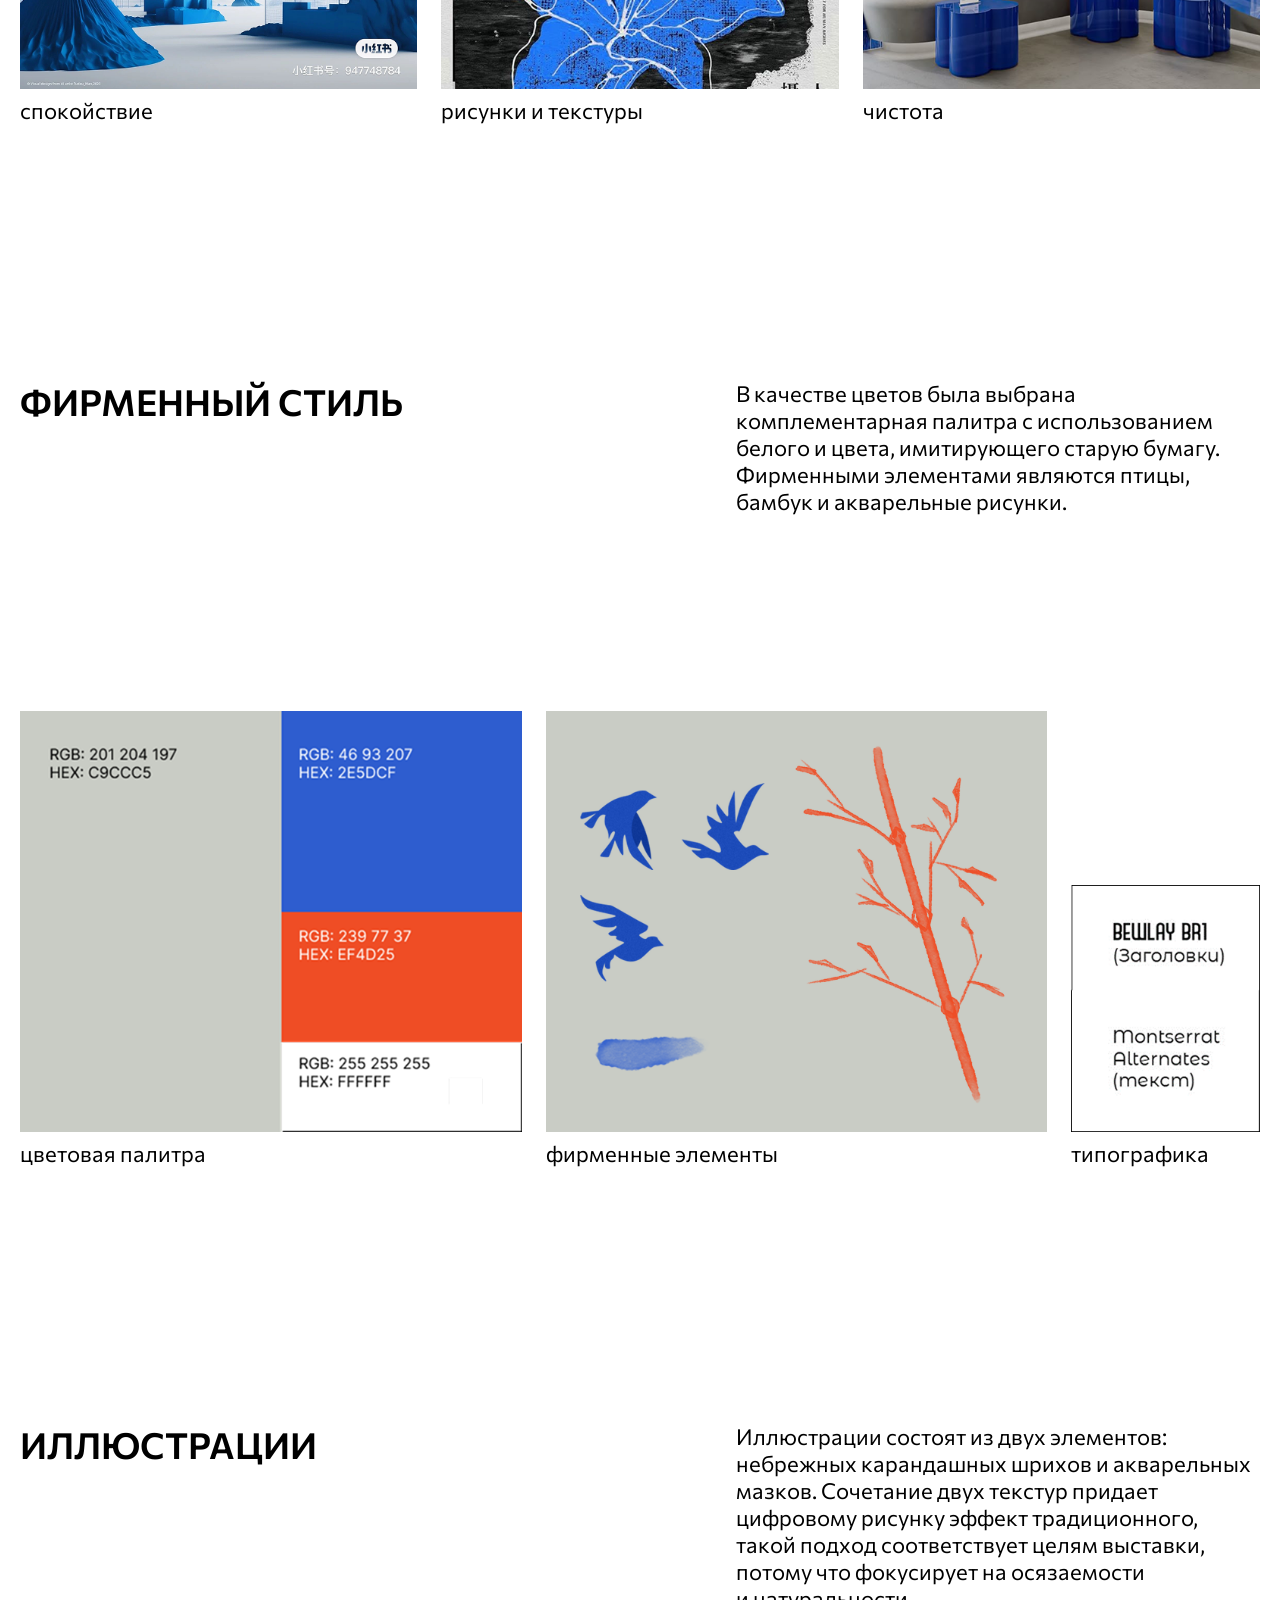
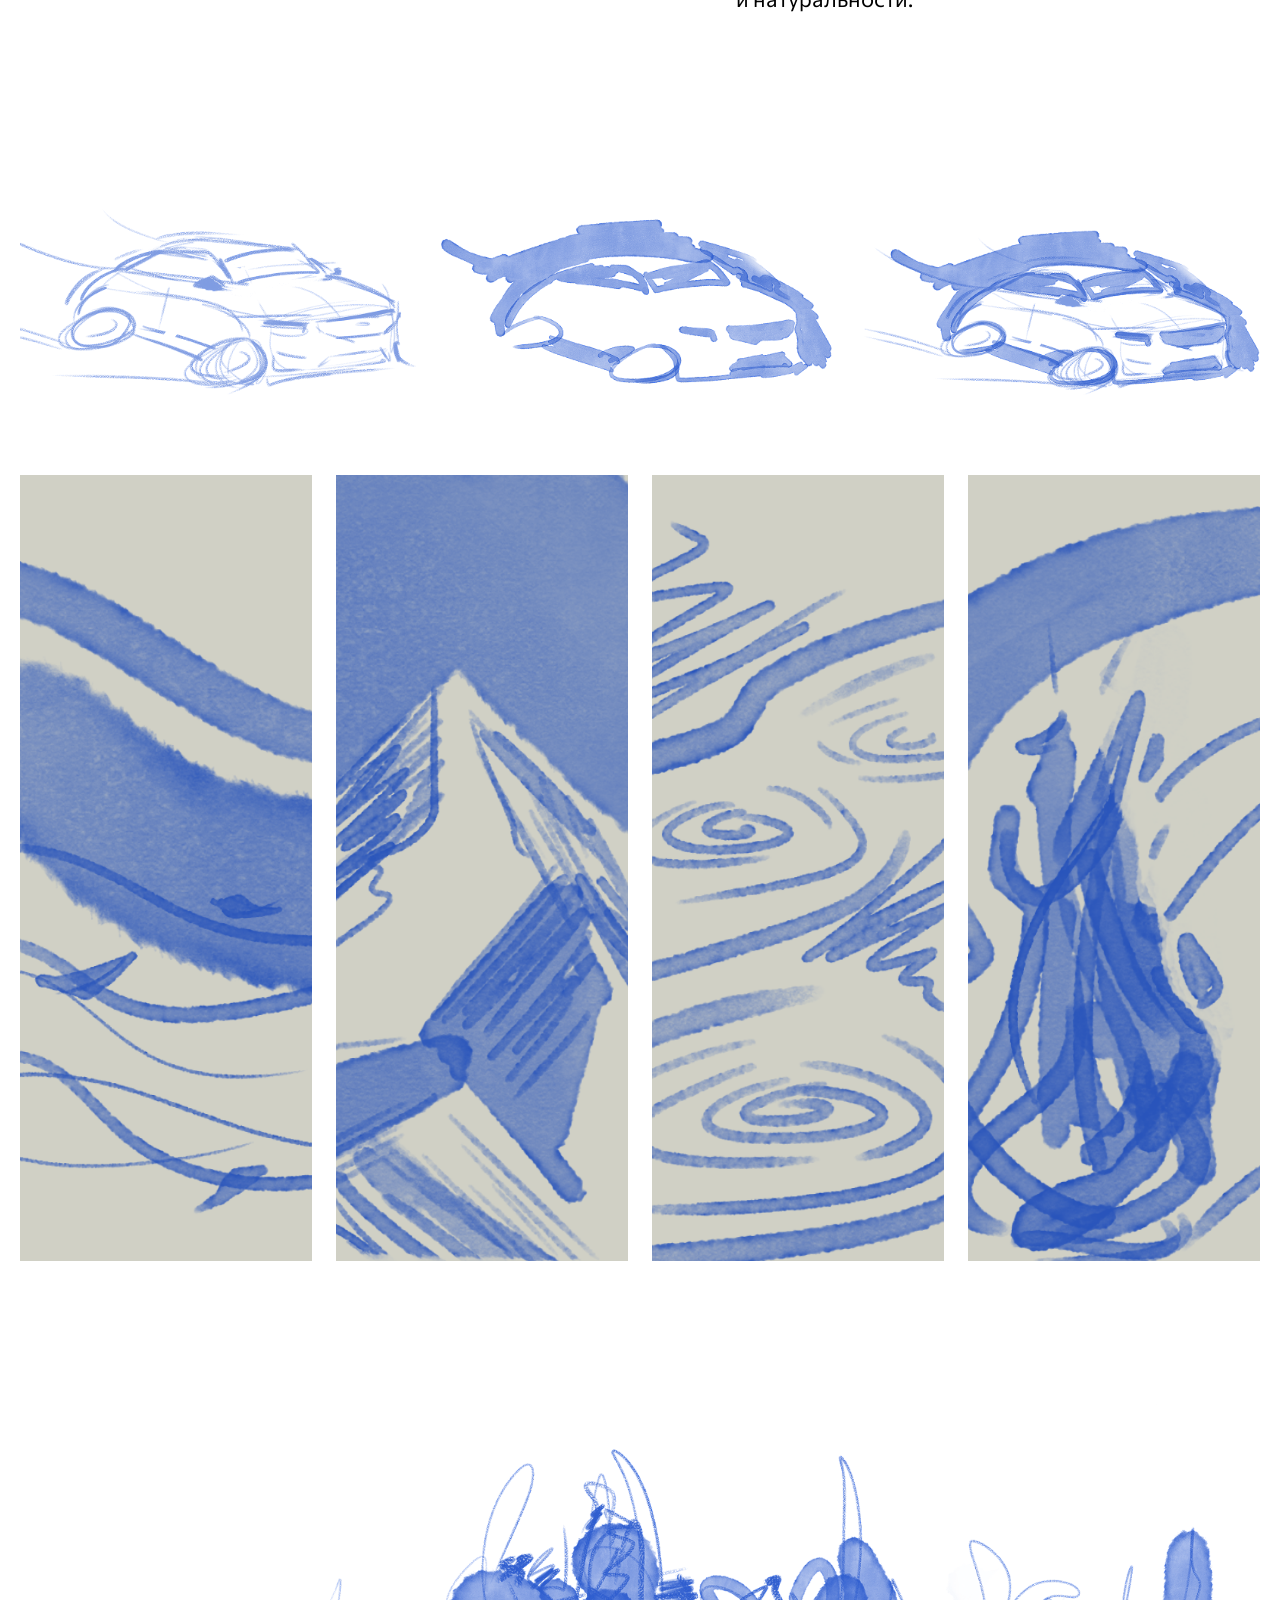
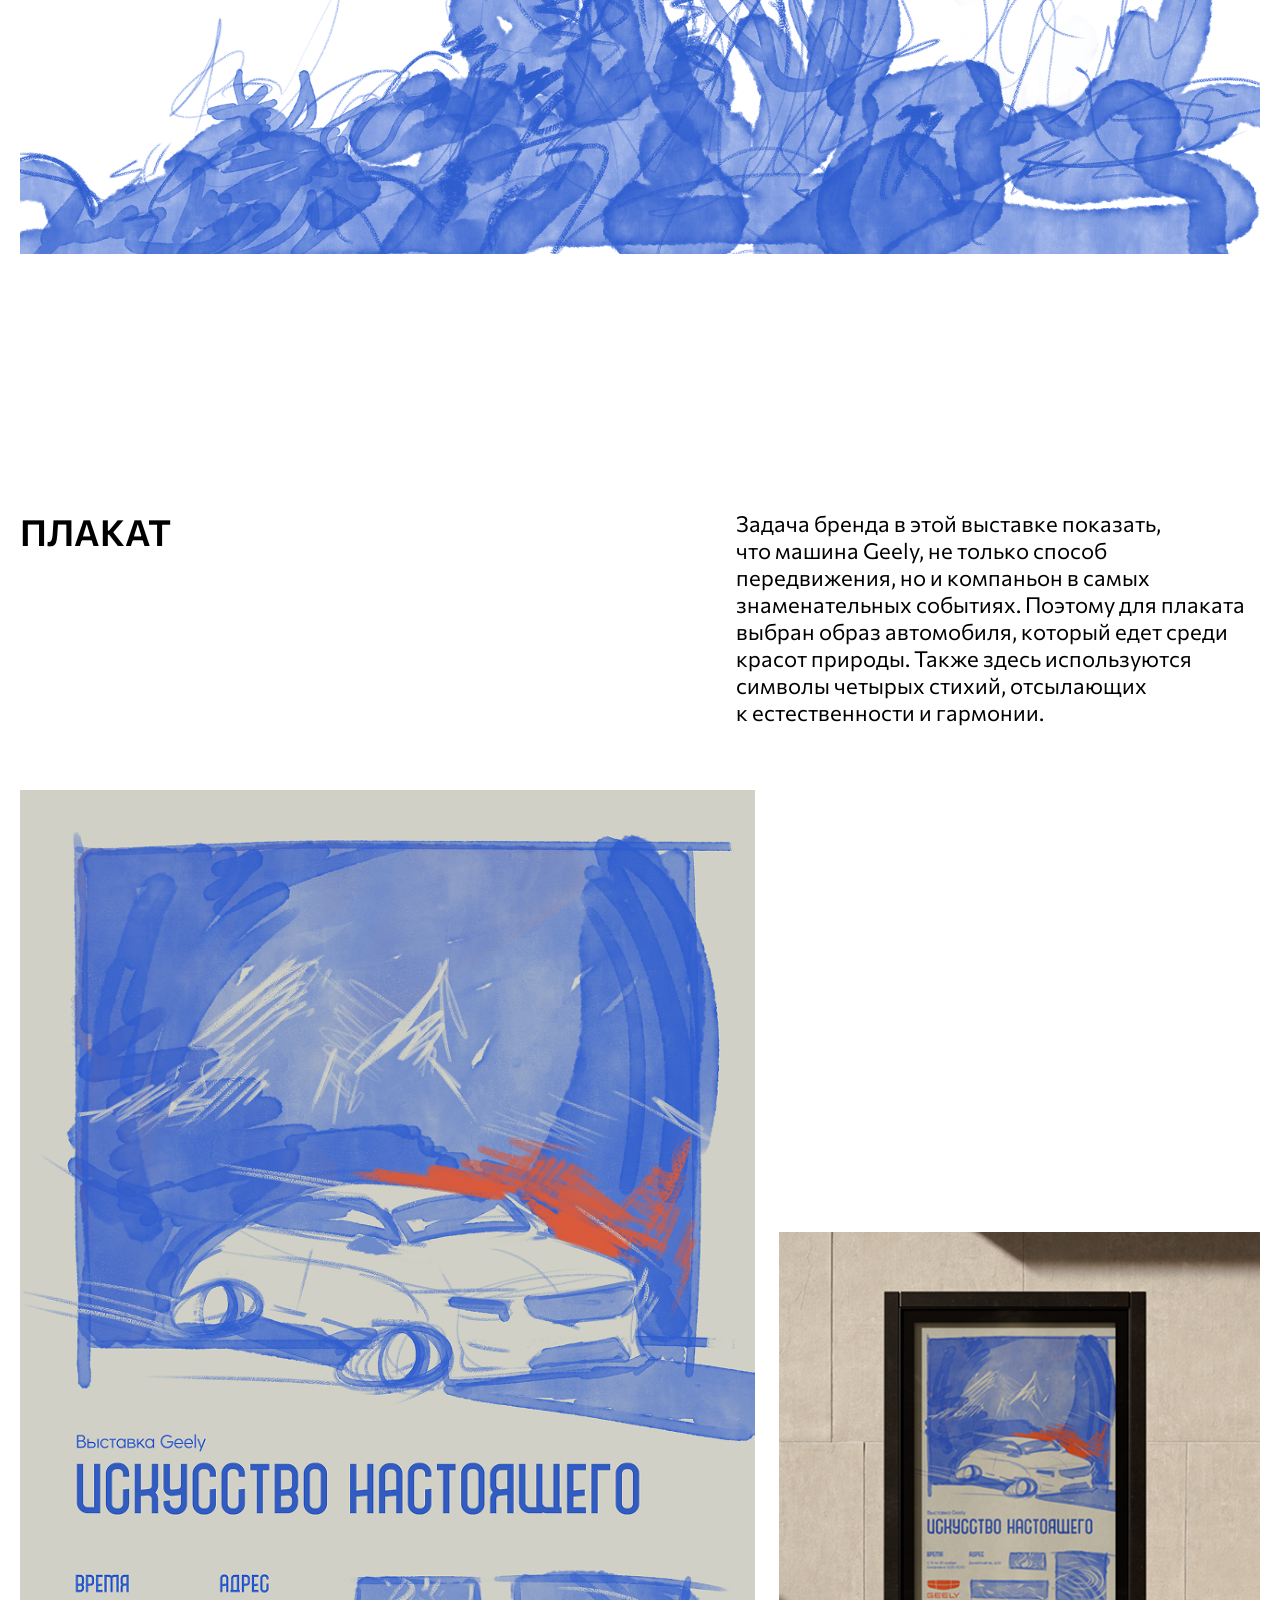
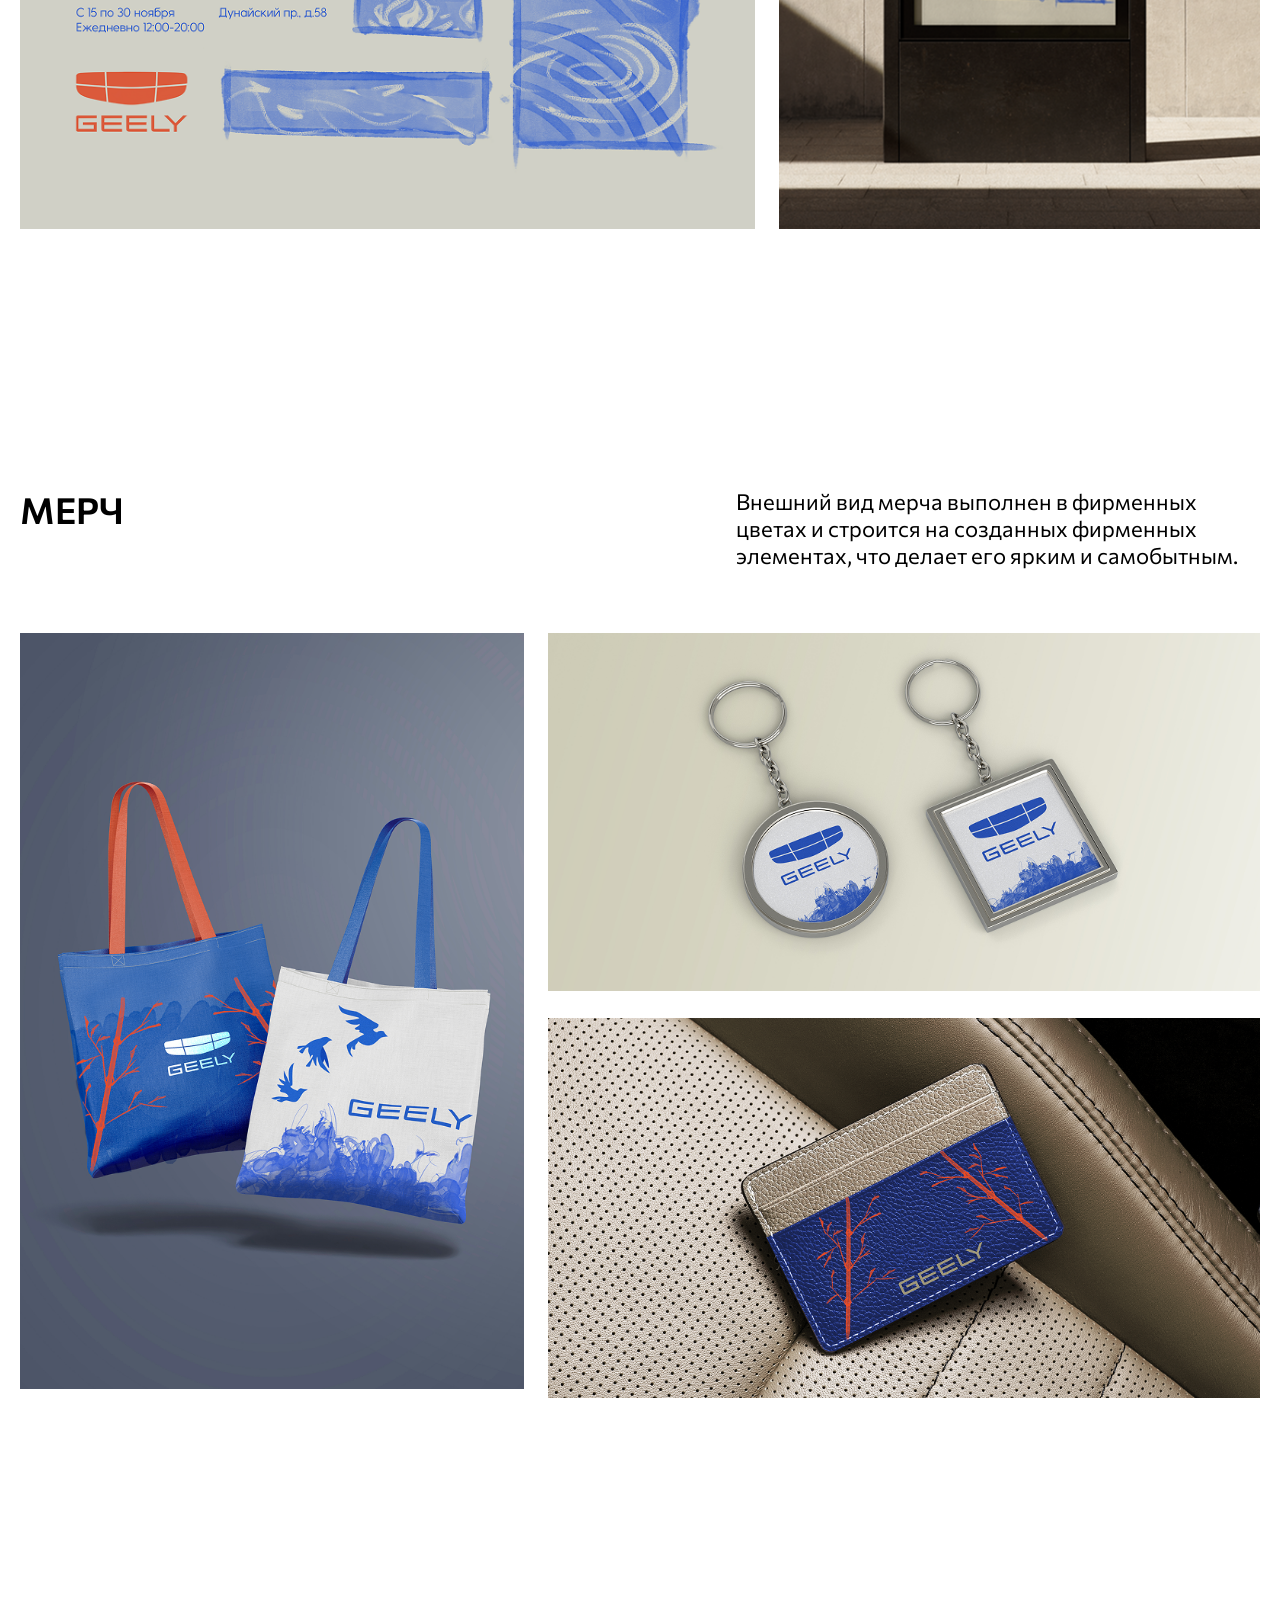
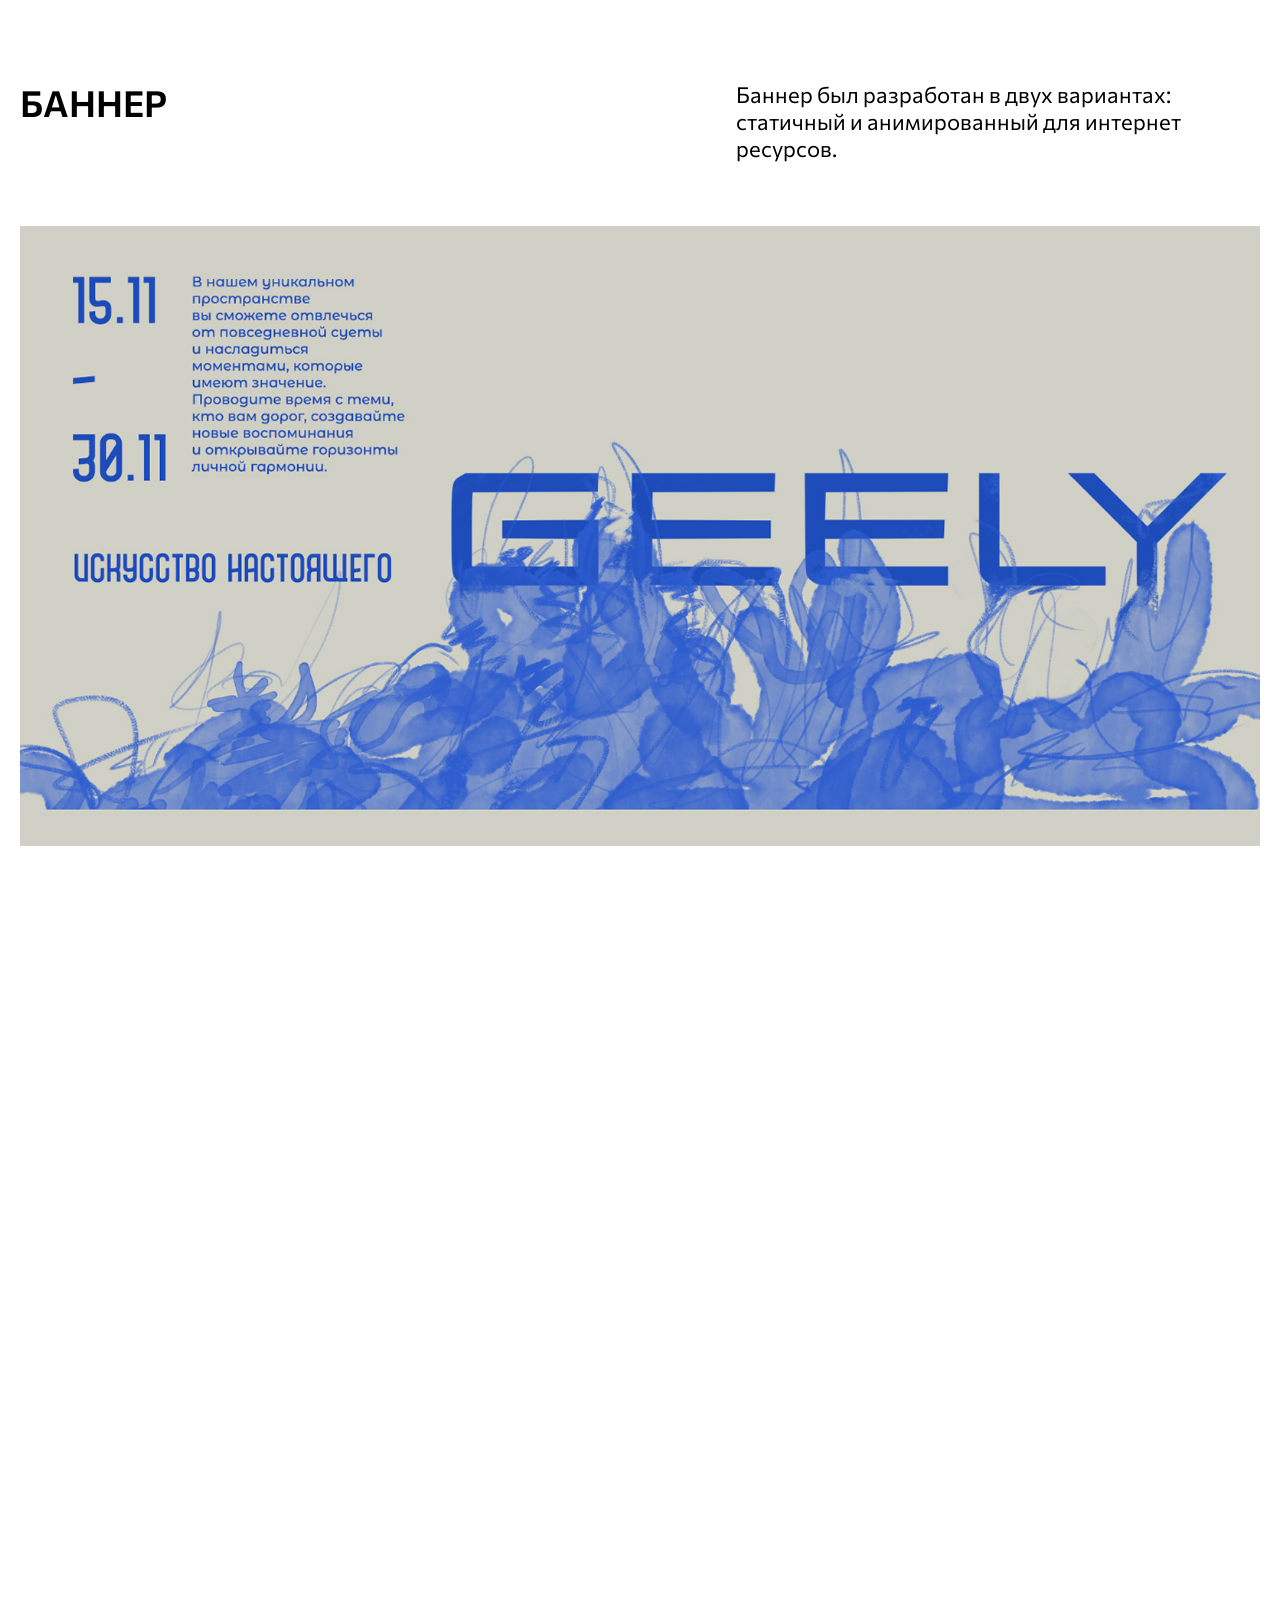
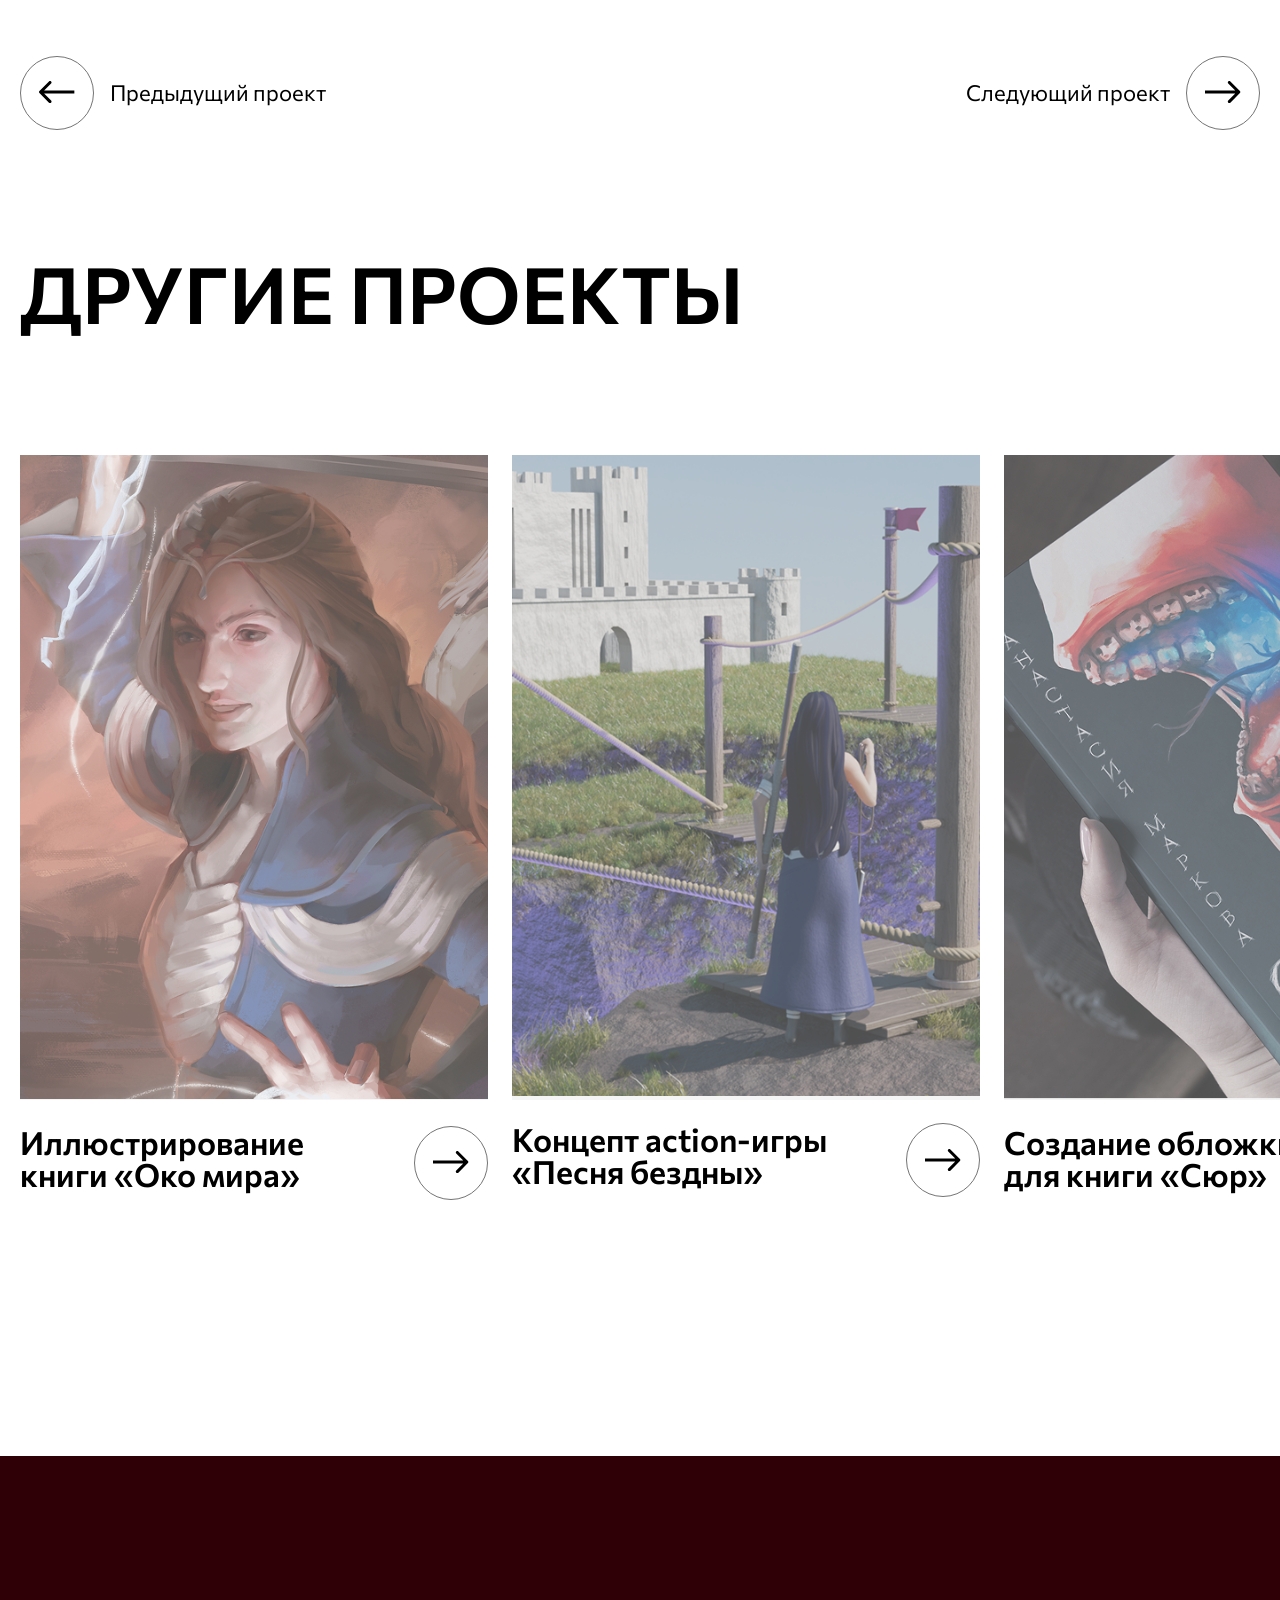
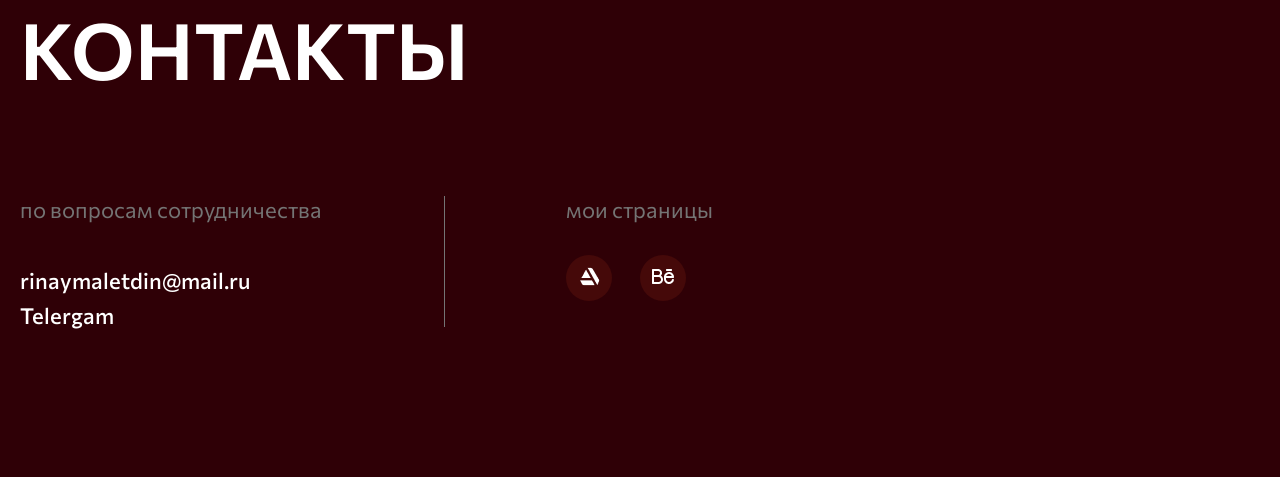
<file: geely.html>
<!DOCTYPE html>
<html lang="ru">
<head>
    <meta charset="UTF-8">
    <link rel="stylesheet" href="css/normalize.css">
    <link rel="stylesheet" href="css/reset.css">
    <link rel="stylesheet" type="text/css" href="css/main.css">
    <link rel="stylesheet" type="text/css" href="css/bloks.css">
    <link rel="stylesheet" type="text/css" href="css/glavnaya.css">
    <meta name="viewport" content="width=device-width, initial-scale=1.0">
    <title>Оформление выставки Geely</title>
    <link rel="icon" href="assets/icons/logo-def.png" type="image/x-icon">
</head>
<body>

    <div class="container">
        <div class="navigation">
            <a href="index.html" class="navig" >Главная</a>
            <a href="" class="navig" id="scroll_proj">Проекты</a>
            <a href="" class="navig" id="scroll_info">Контакты</a>
        </div>
        
    </div>

    <div class="up_block" id="scroll_up">
        <div class="round up">
            <svg width="23" height="36" viewBox="0 0 23 36" fill="none" xmlns="http://www.w3.org/2000/svg">
                <path d="M12.1075 0.439373C11.5217 -0.146412 10.572 -0.146412 9.98622 0.439373L0.440274 9.98532C-0.145513 10.5711 -0.145513 11.5208 0.440274 12.1066C1.02606 12.6924 1.97581 12.6924 2.56159 12.1066L11.0469 3.62136L19.5322 12.1066C20.1179 12.6924 21.0677 12.6924 21.6535 12.1066C22.2393 11.5208 22.2393 10.5711 21.6535 9.98532L12.1075 0.439373ZM11.0469 35.3462L12.5469 35.3462L12.5469 1.50003L11.0469 1.50003L9.54688 1.50003L9.54688 35.3462L11.0469 35.3462Z" fill="black"/>
            </svg>
                                            
        </div>
    </div>

    <section class="shapka" id="scroll_up_end" style="background-image: url('assets/images/geely/shapka.png')">
        <div class="container">
            <h1 class="title">Оформление выставки&nbsp;Geely</h1>
        </div>
    </section>

    <section class="poject">
        <div class="container">

            <div class="nextprev top">
                <div class="but_text">
                    <a href="oko.html">
                        <div class="round left">
                            <svg width="36" height="23" viewBox="0 0 36 23" fill="none" xmlns="http://www.w3.org/2000/svg">
                                <path d="M0.440838 9.98524C-0.144947 10.571 -0.144947 11.5208 0.440838 12.1066L9.98678 21.6525C10.5726 22.2383 11.5223 22.2383 12.1081 21.6525C12.6939 21.0667 12.6939 20.117 12.1081 19.5312L3.62282 11.0459L12.1081 2.56062C12.6939 1.97483 12.6939 1.02508 12.1081 0.439297C11.5223 -0.14649 10.5726 -0.14649 9.98678 0.439297L0.440838 9.98524ZM35.3477 11.0459L35.3477 9.5459L1.5015 9.5459L1.5015 11.0459L1.5015 12.5459L35.3477 12.5459L35.3477 11.0459Z" fill="black"/>
                            </svg>                            
                        </div>
                    </a>

                    <p>Предыдущий проект</p>
                </div>

                <div class="but_text">
                    <p>Следующий проект</p>
                    <a href="pers.html">
                        <div class="round right">
                            <svg width="36" height="23" viewBox="0 0 36 23" fill="none" xmlns="http://www.w3.org/2000/svg">
                                <path d="M34.9068 12.1066C35.4926 11.5208 35.4926 10.571 34.9068 9.98524L25.3609 0.439297C24.7751 -0.14649 23.8253 -0.14649 23.2396 0.439297C22.6538 1.02508 22.6538 1.97483 23.2396 2.56062L31.7248 11.0459L23.2396 19.5312C22.6538 20.117 22.6538 21.0667 23.2396 21.6525C23.8253 22.2383 24.7751 22.2383 25.3609 21.6525L34.9068 12.1066ZM0 11.0459L-2.68527e-08 12.5459L33.8462 12.5459L33.8462 11.0459L33.8462 9.5459L2.68527e-08 9.5459L0 11.0459Z" fill="black"/>
                                </svg>                       
                        </div>
                    </a>
                </div>
            </div>





            <section class="reference block">

                <div class="podpis">
                    <div class="ref_left">
                        <h3>Задача</h3>
                        <div class="itog" id="scroll_itog">
                                <p>перейти к итогу</p>
                        </div>
                    </div>
                    <div class="ref_right">
                        <p>Проиллюстрировать и&nbsp;разработать носители фирменного стиля для выставки Geely,
                            в&nbsp;которой бренд хочет раскрыть темы жизни сегодняшним днем, душевного равновесия
                            и&nbsp;познакомить с&nbsp;культурой родной страны&nbsp;–&nbsp;Китая.</p>
                    </div>
                
                </div>

                <div class="three">
                    <div class="im_text">
                            <img src="assets/images/geely/ref_1.png" alt="">
                            <p>спокойствие</p>
                    </div>
                    <div class="im_text">
                            <img src="assets/images/geely/ref_2.png" alt="">
                            <p>рисунки и текстуры</p>
                    </div>
                    <div class="im_text">
                            <img src="assets/images/geely/ref_3.png" alt="">
                            <p>чистота</p>
                    </div>
                </div>
            </section>

            <section class="reference block">

                <div class="podpis">
                    <div class="ref_left">
                        <h3>фирменный стиль</h3>
                    </div>
                    <div class="ref_right">
                        <p>В&nbsp;качестве  цветов была выбрана комплементарная палитра с&nbsp;использованием белого и&nbsp;цвета, имитирующего старую бумагу. Фирменными элементами являются птицы, бамбук и&nbsp;акварельные рисунки.

                        </p>
                    </div>
                
                </div>

                <div class="three" style="align-items: end;">
                    <div class="im_text">
                            <img src="assets/images/geely/colors.png" alt="">
                            <p>цветовая палитра</p>
                    </div>
                    <div class="im_text">
                            <img src="assets/images/geely/fir.png" alt="">
                            <p>фирменные элементы</p>
                    </div>
                    <div class="im_text">
                            <img src="assets/images/geely/text.png" alt="">
                            <p>типографика</p>
                    </div>
                </div>
            </section>

            <section class="reference block">

                <div class="podpis">
                    <div class="ref_left">
                        <h3>иллюстрации</h3>
                    </div>
                    <div class="ref_right">
                        <p>Иллюстрации состоят из&nbsp;двух элементов: небрежных карандашных шрихов и&nbsp;акварельных мазков. Сочетание двух текстур придает цифровому рисунку эффект традиционного, такой подход соответствует целям выставки, потому
                            что&nbsp;фокусирует на&nbsp;осязаемости и&nbsp;натуральности.
                        </p>
                    </div>
                
                </div>

                <div class="three" style="align-items: end; padding-bottom: 80px;">
                    <div class="im_text">
                            <img src="assets/images/geely/car_1.png" alt="">
                    </div>
                    <div class="im_text">
                            <img src="assets/images/geely/car_2.png" alt="">
                    </div>
                    <div class="im_text">
                            <img src="assets/images/geely/car_3.png" alt="">
                    </div>
                </div>

                <div class="setka_3"  style="padding-bottom: 120px;">
                    <div>
                        <img src="assets/images/geely/il_1.png" alt="">
                    </div>
                    <div>
                        <img src="assets/images/geely/il_2.png" alt="">
                    </div>
                    <div>
                        <img src="assets/images/geely/il_3.png" alt="">
                    </div>
                    <div>
                        <img src="assets/images/geely/il_4.png" alt="">
                    </div>
                </div>
                <div class="setka_3" style="padding-bottom: 0px;">
                    <img src="assets/images/geely/waves.png" alt="">
                </div>

            </section>


            <section>
                <div class="article" id="scroll_itog_end">
                    <h3>Плакат</h3>
                    <p>Задача бренда в&nbsp;этой выставке показать,
                        что&nbsp;машина Geely, не&nbsp;только способ передвижения, но&nbsp;и&nbsp;компаньон в&nbsp;самых знаменательных событиях. Поэтому для плаката выбран образ автомобиля, который едет среди красот природы. Также здесь используются символы четырых стихий, отсылающих
                        к&nbsp;естественности и гармонии. </p>
                </div>
                <div class="with_little">
                    <div>
                        <img src="assets/images/geely/plakat.png" alt="">
                    </div>
                    <div>
                        <img src="assets/images/geely/plakat_mock.png" alt="">
                    </div>
                </div>
            </section>

            <section class="l_one_r_two block">
                <div class="article">
                    <h3>Мерч</h3>
                    <p>Внешний вид&nbsp;мерча  выполнен в&nbsp;фирменных цветах и&nbsp;строится на&nbsp;созданных фирменных элементах, что&nbsp;делает его&nbsp;ярким и&nbsp;самобытным.</p>
                </div>
                <div class="two">
                    <div>
                        <img src="assets/images/geely/merch_shopper.png" alt="">
                    </div>
                    <div class="vertic_two">
                        <div>
                            <img src="assets/images/geely/merch_brel.png" alt="">
                        </div>
                        <div>
                            <img src="assets/images/geely/merch_card.png" alt="">
                        </div>
                    </div>

                </div>
            </section>

            <section class="end">
                <div class="article">
                    <h3>Баннер</h3>
                    <p>Баннер был разработан в&nbsp;двух вариантах: статичный и&nbsp;анимированный для интернет ресурсов. </p>
                </div>

                <div class="setka_3" style="padding-bottom: 64px;">
                    <div>
                        <img src="assets/images/geely/banner.png" alt="">
                    </div>
                </div>
                <video autoplay loop muted width="100%" height="auto">
                    <source src="assets/images/geely/anim.mp4" type="video/mp4">
                </video>
            </section>









            <div class="nextprev bott">
                <div class="but_text">
                    <a href="oko.html">
                        <div class="round left">
                            <svg width="36" height="23" viewBox="0 0 36 23" fill="none" xmlns="http://www.w3.org/2000/svg">
                                <path d="M0.440838 9.98524C-0.144947 10.571 -0.144947 11.5208 0.440838 12.1066L9.98678 21.6525C10.5726 22.2383 11.5223 22.2383 12.1081 21.6525C12.6939 21.0667 12.6939 20.117 12.1081 19.5312L3.62282 11.0459L12.1081 2.56062C12.6939 1.97483 12.6939 1.02508 12.1081 0.439297C11.5223 -0.14649 10.5726 -0.14649 9.98678 0.439297L0.440838 9.98524ZM35.3477 11.0459L35.3477 9.5459L1.5015 9.5459L1.5015 11.0459L1.5015 12.5459L35.3477 12.5459L35.3477 11.0459Z" fill="black"/>
                            </svg>                            
                        </div>
                    </a>

                    <p>Предыдущий проект</p>
                </div>

                <div class="but_text">
                    <p>Следующий проект</p>
                    <a href="oko.html">
                        <div class="round right">
                            <svg width="36" height="23" viewBox="0 0 36 23" fill="none" xmlns="http://www.w3.org/2000/svg">
                                <path d="M34.9068 12.1066C35.4926 11.5208 35.4926 10.571 34.9068 9.98524L25.3609 0.439297C24.7751 -0.14649 23.8253 -0.14649 23.2396 0.439297C22.6538 1.02508 22.6538 1.97483 23.2396 2.56062L31.7248 11.0459L23.2396 19.5312C22.6538 20.117 22.6538 21.0667 23.2396 21.6525C23.8253 22.2383 24.7751 22.2383 25.3609 21.6525L34.9068 12.1066ZM0 11.0459L-2.68527e-08 12.5459L33.8462 12.5459L33.8462 11.0459L33.8462 9.5459L2.68527e-08 9.5459L0 11.0459Z" fill="black"/>
                                </svg>                       
                        </div>
                    </a>
                </div>
            </div>
        </div>

</section>

<section class="other" id="end_scroll_proj">
    <div class="container">
        <h1>
            Другие проекты
        </h1>
        <div class="hor_scroll">
            <div class="kletka">
                <div class="klet_im">
                    <a href="oko.html">
                        <img src="assets/images/other_oko.png" alt="">
                    </a>
                </div>
                <div class="kletka_niz">
                    <h4>
                        Иллюстрирование книги «Око&nbsp;мира»
                    </h4>
                    <a href="oko.html">
                        <div class="round right">
                            <svg width="36" height="23" viewBox="0 0 36 23" fill="none" xmlns="http://www.w3.org/2000/svg">
                                <path d="M34.9068 12.1066C35.4926 11.5208 35.4926 10.571 34.9068 9.98524L25.3609 0.439297C24.7751 -0.14649 23.8253 -0.14649 23.2396 0.439297C22.6538 1.02508 22.6538 1.97483 23.2396 2.56062L31.7248 11.0459L23.2396 19.5312C22.6538 20.117 22.6538 21.0667 23.2396 21.6525C23.8253 22.2383 24.7751 22.2383 25.3609 21.6525L34.9068 12.1066ZM0 11.0459L-2.68527e-08 12.5459L33.8462 12.5459L33.8462 11.0459L33.8462 9.5459L2.68527e-08 9.5459L0 11.0459Z" fill="black"/>
                                </svg>                       
                        </div>
                    </a>
                </div>
            </div>

            <div class="kletka">
                <div class="klet_im">
                    <a href="game.html">
                        <img src="assets/images/other_game.png" alt="">
                    </a>
                </div>
                <div class="kletka_niz">
                    <h4>
                        Концепт action-игры «Песня бездны»
                    </h4>
                    <a href="game.html">
                        <div class="round right">
                                <svg width="36" height="23" viewBox="0 0 36 23" fill="none" xmlns="http://www.w3.org/2000/svg" >
                                    <path  d="M34.9068 12.1066C35.4926 11.5208 35.4926 10.571 34.9068 9.98524L25.3609 0.439297C24.7751 -0.14649 23.8253 -0.14649 23.2396 0.439297C22.6538 1.02508 22.6538 1.97483 23.2396 2.56062L31.7248 11.0459L23.2396 19.5312C22.6538 20.117 22.6538 21.0667 23.2396 21.6525C23.8253 22.2383 24.7751 22.2383 25.3609 21.6525L34.9068 12.1066ZM0 11.0459L-2.68527e-08 12.5459L33.8462 12.5459L33.8462 11.0459L33.8462 9.5459L2.68527e-08 9.5459L0 11.0459Z" fill="black"/>
                                </svg>                   
                        </div>
                     </a>
                </div>
            </div>

            <div class="kletka">
                <div class="klet_im">
                    <a href="book.html">
                        <img src="assets/images/other_book.png" alt="">
                    </a>
                </div>
                <div class="kletka_niz">
                    <h4>
                        Создание обложки для&nbsp;книги&nbsp;«Сюр»
                    </h4>
                    <a href="book.html">
                        <div class="round right">
                            <svg width="36" height="23" viewBox="0 0 36 23" fill="none" xmlns="http://www.w3.org/2000/svg">
                                <path d="M34.9068 12.1066C35.4926 11.5208 35.4926 10.571 34.9068 9.98524L25.3609 0.439297C24.7751 -0.14649 23.8253 -0.14649 23.2396 0.439297C22.6538 1.02508 22.6538 1.97483 23.2396 2.56062L31.7248 11.0459L23.2396 19.5312C22.6538 20.117 22.6538 21.0667 23.2396 21.6525C23.8253 22.2383 24.7751 22.2383 25.3609 21.6525L34.9068 12.1066ZM0 11.0459L-2.68527e-08 12.5459L33.8462 12.5459L33.8462 11.0459L33.8462 9.5459L2.68527e-08 9.5459L0 11.0459Z" fill="black"/>
                                </svg>                       
                        </div>
                    </a>
                </div>
            </div>

            <div class="kletka">
                <div class="klet_im">
                    <a href="pers.html">
                        <img src="assets/images/other_pers.png" alt="">
                    </a>
                </div>
                <div class="kletka_niz">
                    <h4>
                        Концепт-арт <br> персонажей
                    </h4>
                    <a href="pers.html">
                        <div class="round right">
                            <svg width="36" height="23" viewBox="0 0 36 23" fill="none" xmlns="http://www.w3.org/2000/svg">
                                <path d="M34.9068 12.1066C35.4926 11.5208 35.4926 10.571 34.9068 9.98524L25.3609 0.439297C24.7751 -0.14649 23.8253 -0.14649 23.2396 0.439297C22.6538 1.02508 22.6538 1.97483 23.2396 2.56062L31.7248 11.0459L23.2396 19.5312C22.6538 20.117 22.6538 21.0667 23.2396 21.6525C23.8253 22.2383 24.7751 22.2383 25.3609 21.6525L34.9068 12.1066ZM0 11.0459L-2.68527e-08 12.5459L33.8462 12.5459L33.8462 11.0459L33.8462 9.5459L2.68527e-08 9.5459L0 11.0459Z" fill="black"/>
                                </svg>                       
                        </div>
                    </a>
                </div>
            </div>

        </div>
    </div>

</section>


<footer>
        <div class="container">
            <h1>
                Контакты
            </h1>

            <div class="info" id="end_scroll_info">
                <div class="qwestions">
                    <div class="qw_title">
                        <p>по вопросам сотрудничества</p>
                    </div>

                    <div class="qw_them">
                        <p>rinaymaletdin@mail.ru</p>
                        <a href="https://t.me/rinaymm">
                            Telergam
                        </a>
                    </div>
                </div>

                <div class="line">
                </div>

                <div class="social">
                    <div class="so_title">
                        <p>мои страницы</p>
                    </div>

                    <div class="buttons_block">
                        <a href="https://www.artstation.com/rinaym">
                            <div class="so_but">
                                <img src="assets/icons/artstation.png" alt="">
                            </div>
                        </a>

                        <a href="https://www.behance.net/chaypotikf">
                            <div class="so_but">
                                <img src="assets/icons/behance.png" alt="">
                            </div>
                    </a>
                    </div>
                </div>
            </div>

        </div>
        
 </footer>

    <script src="script/script.js" defer></script>
</body>
</html>
</file>
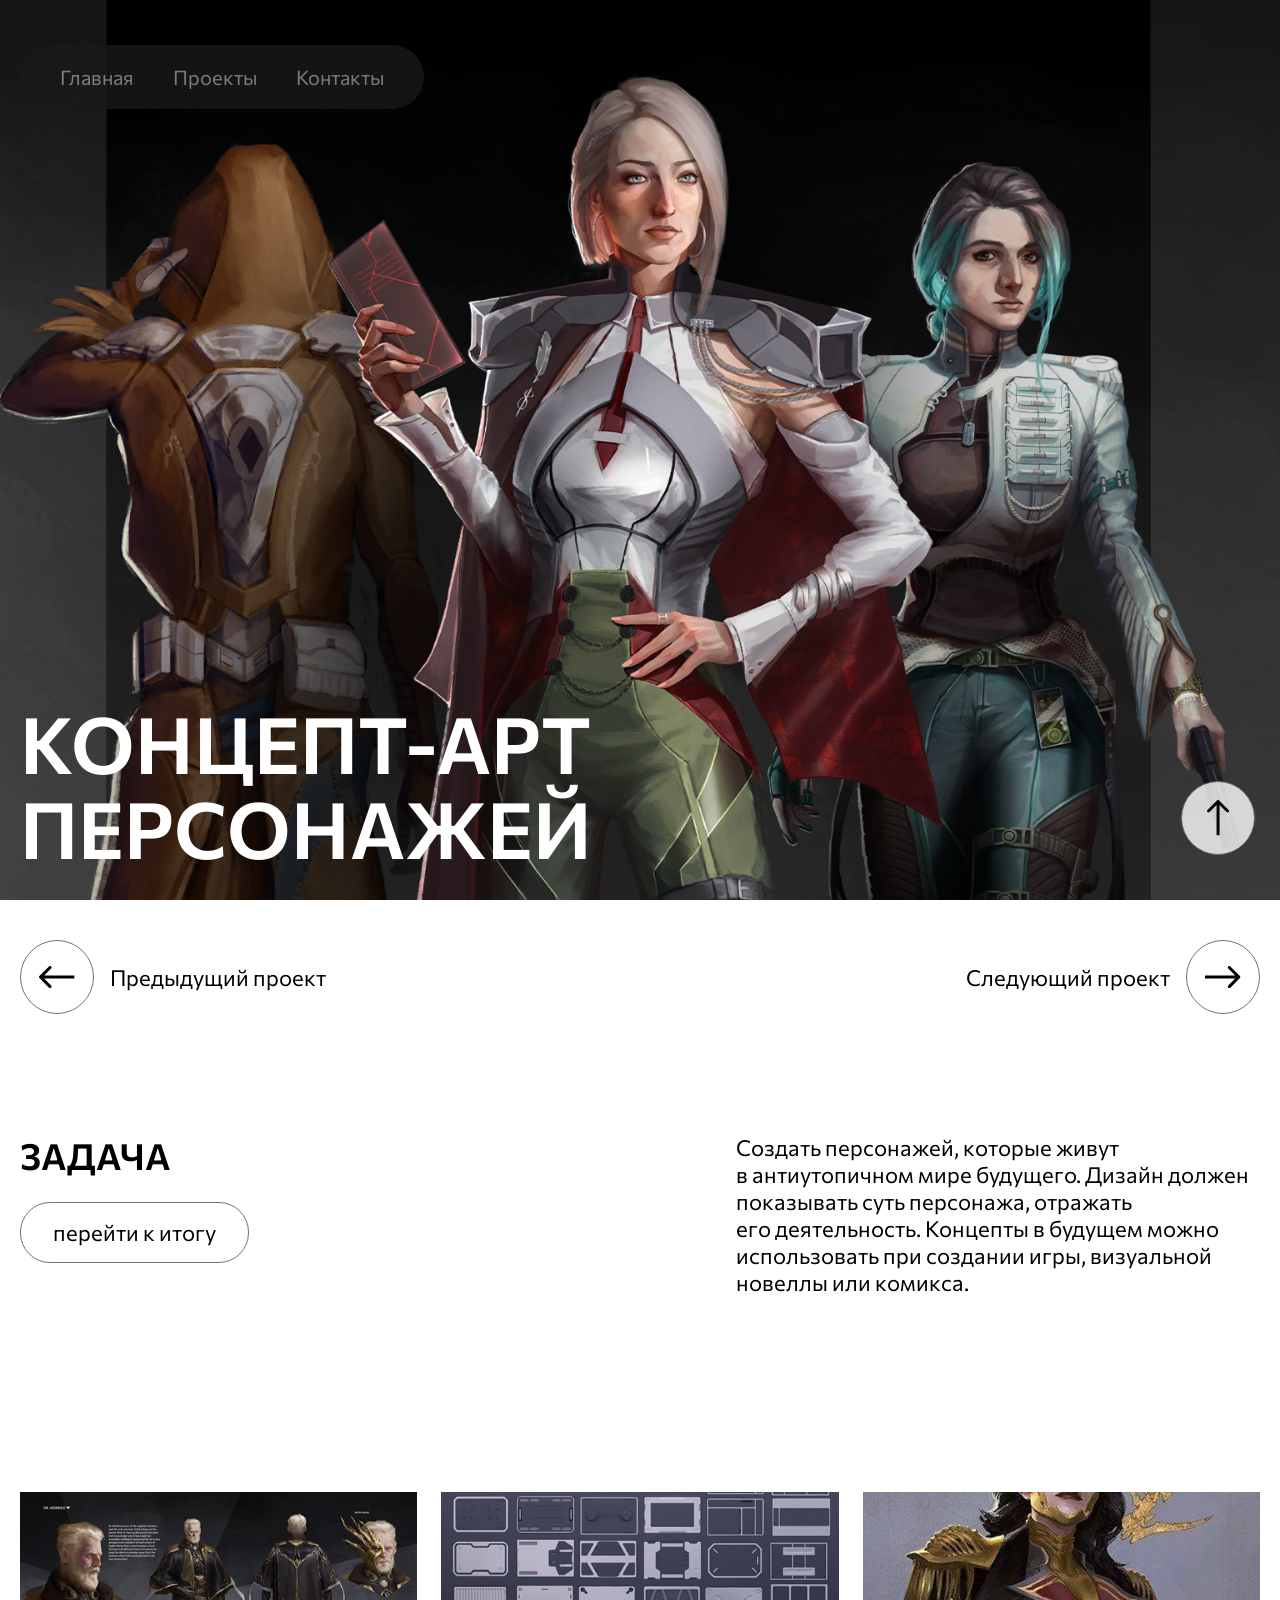
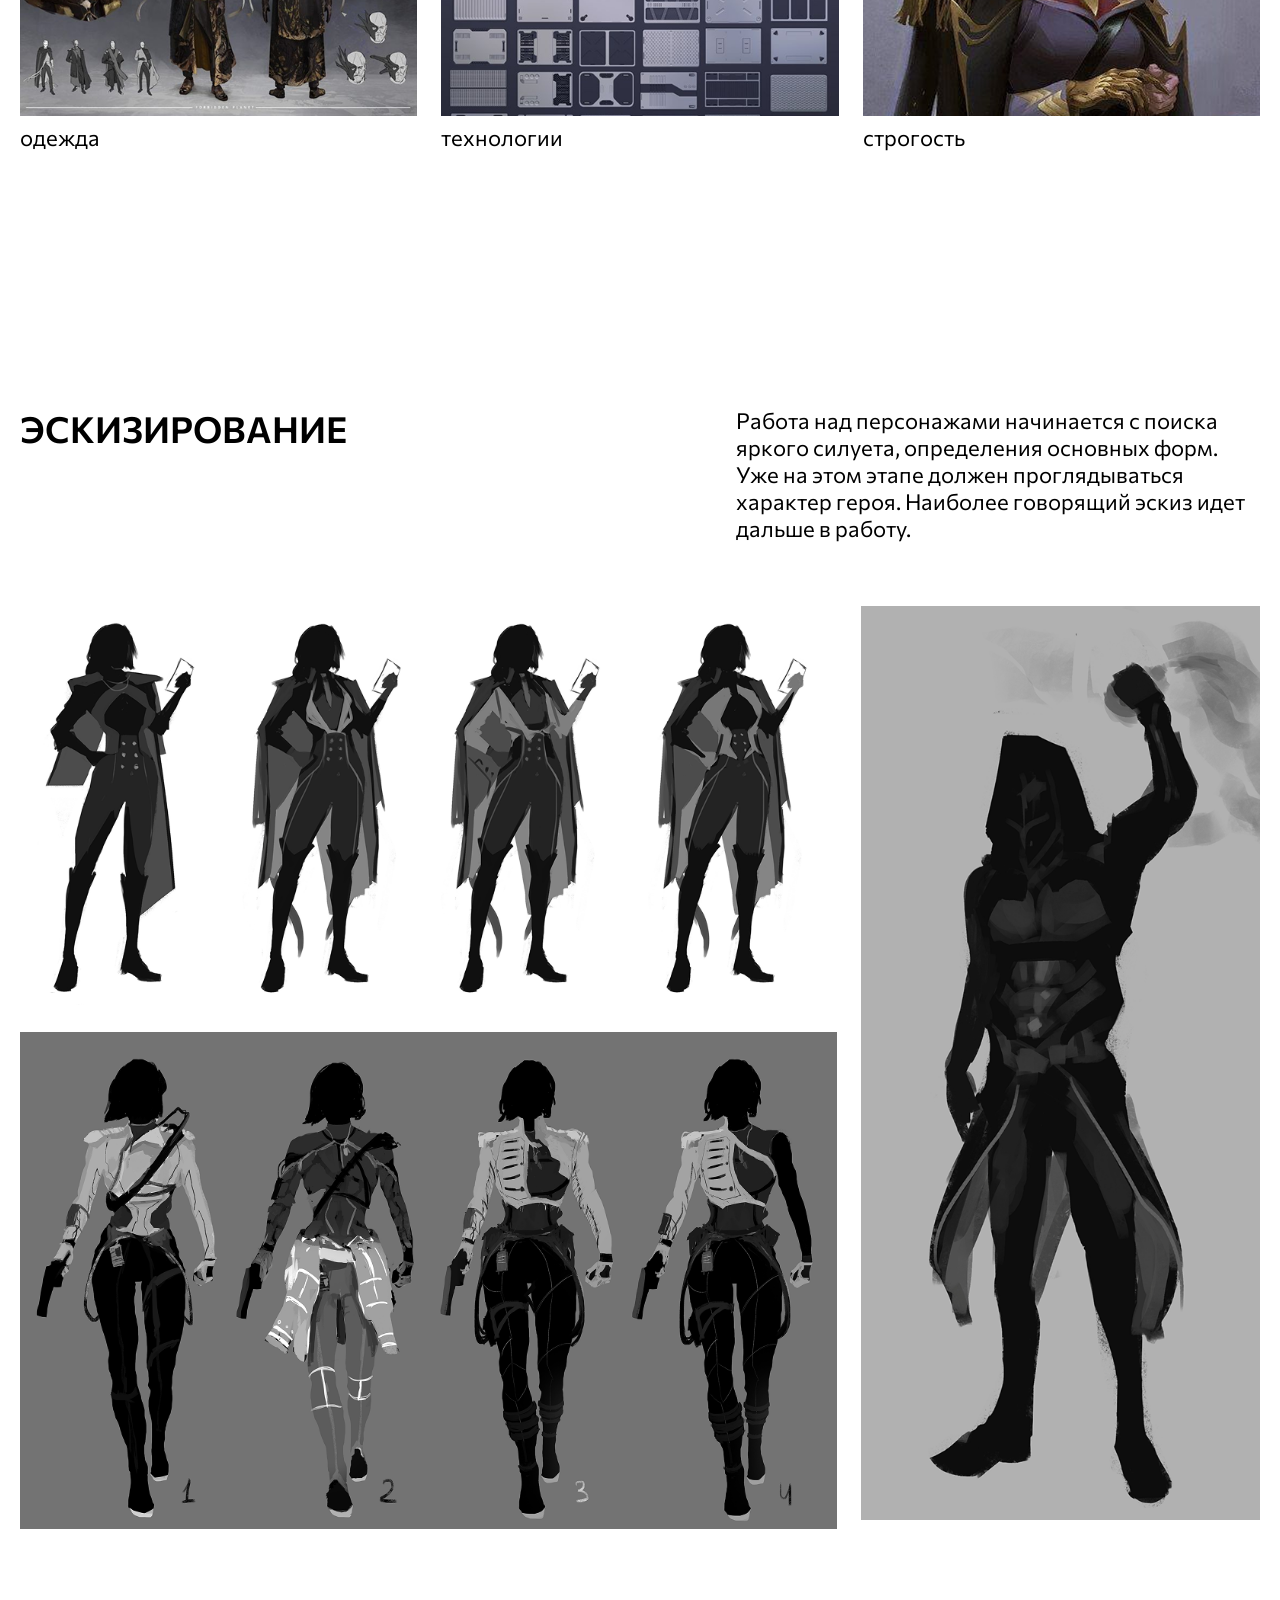
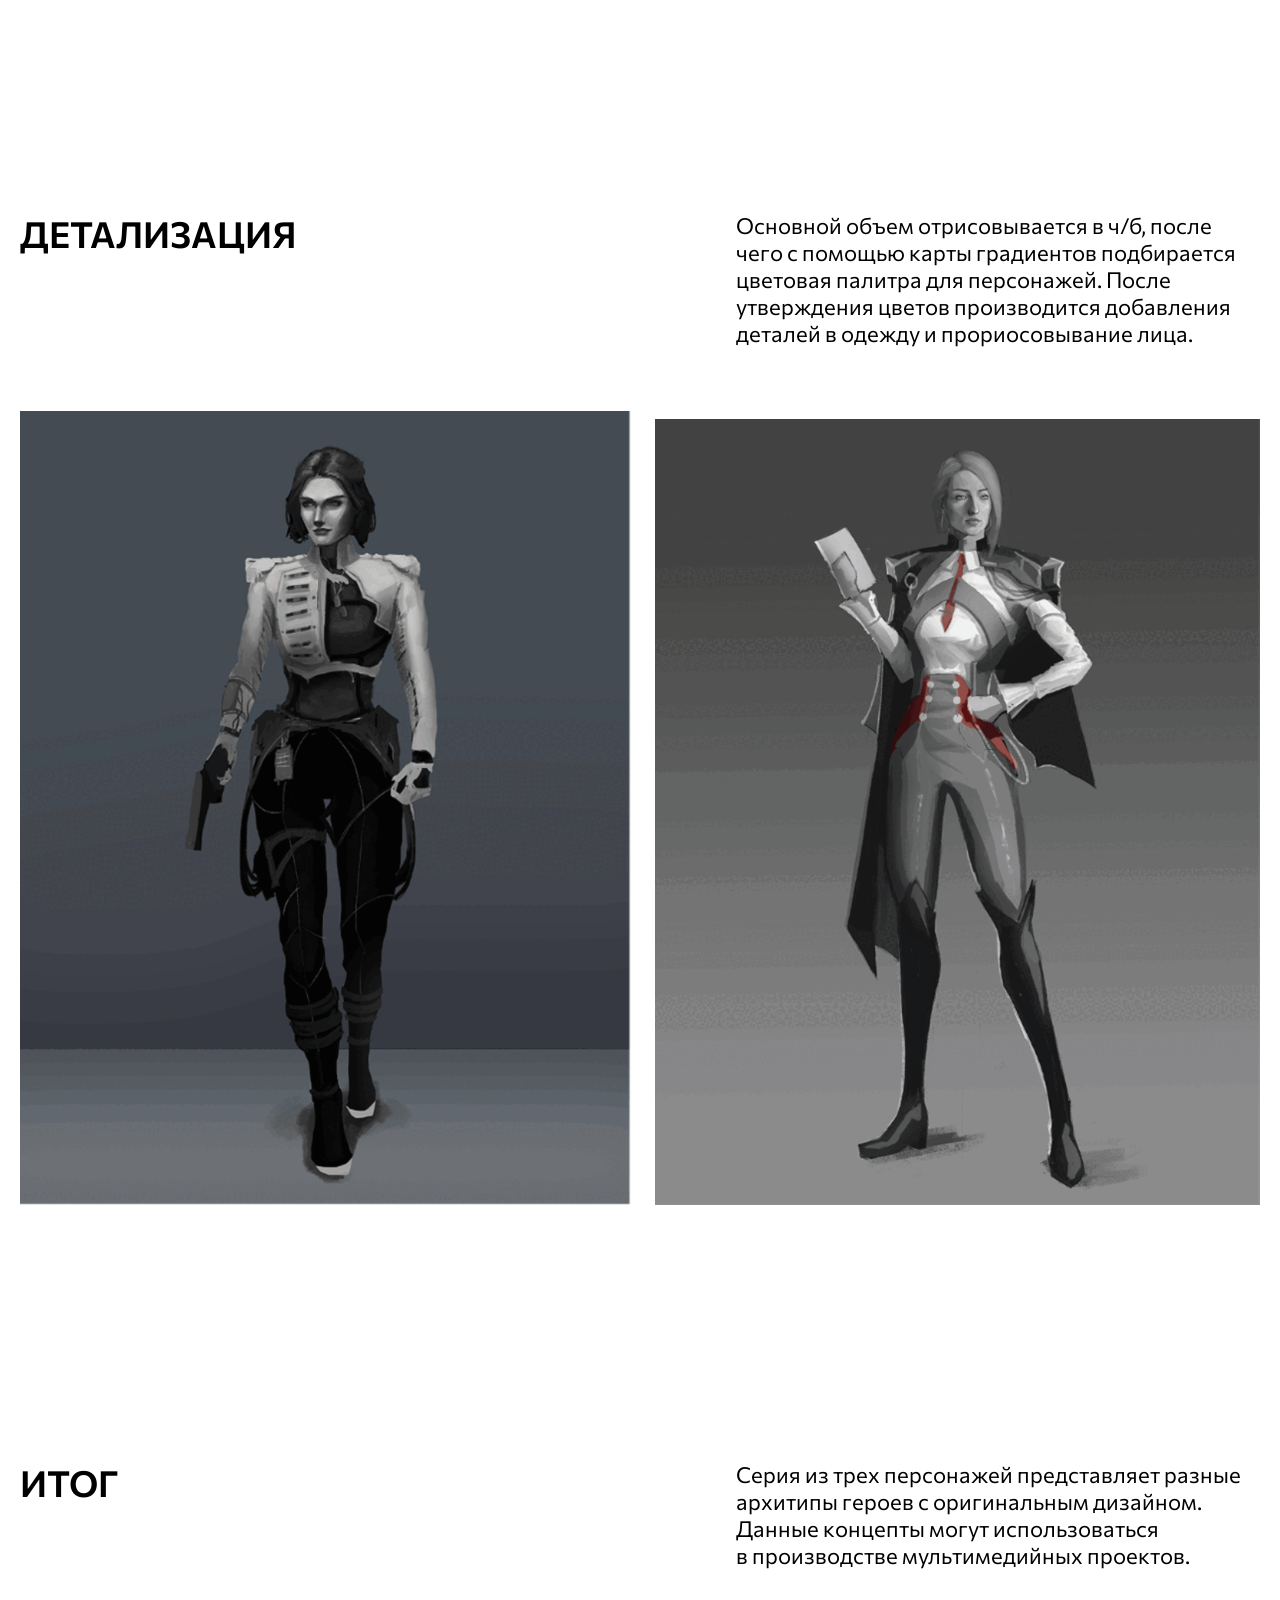
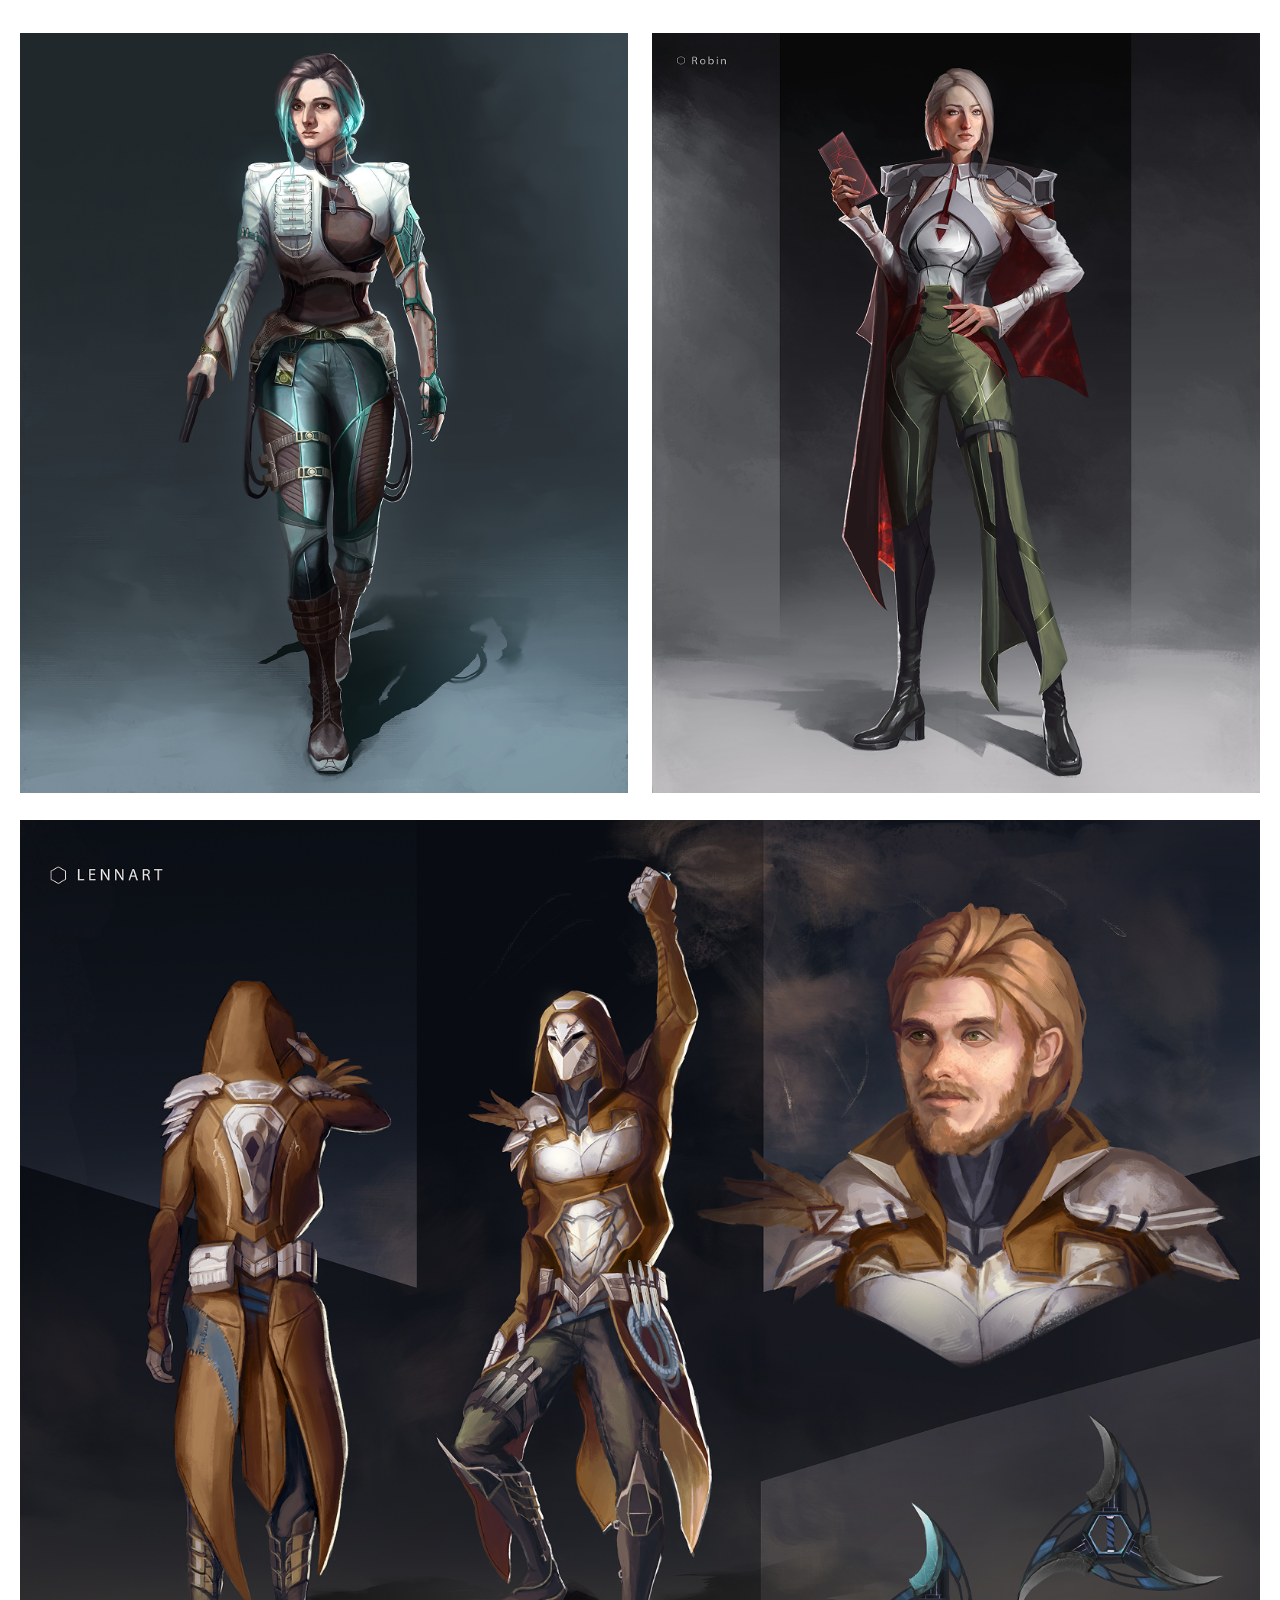
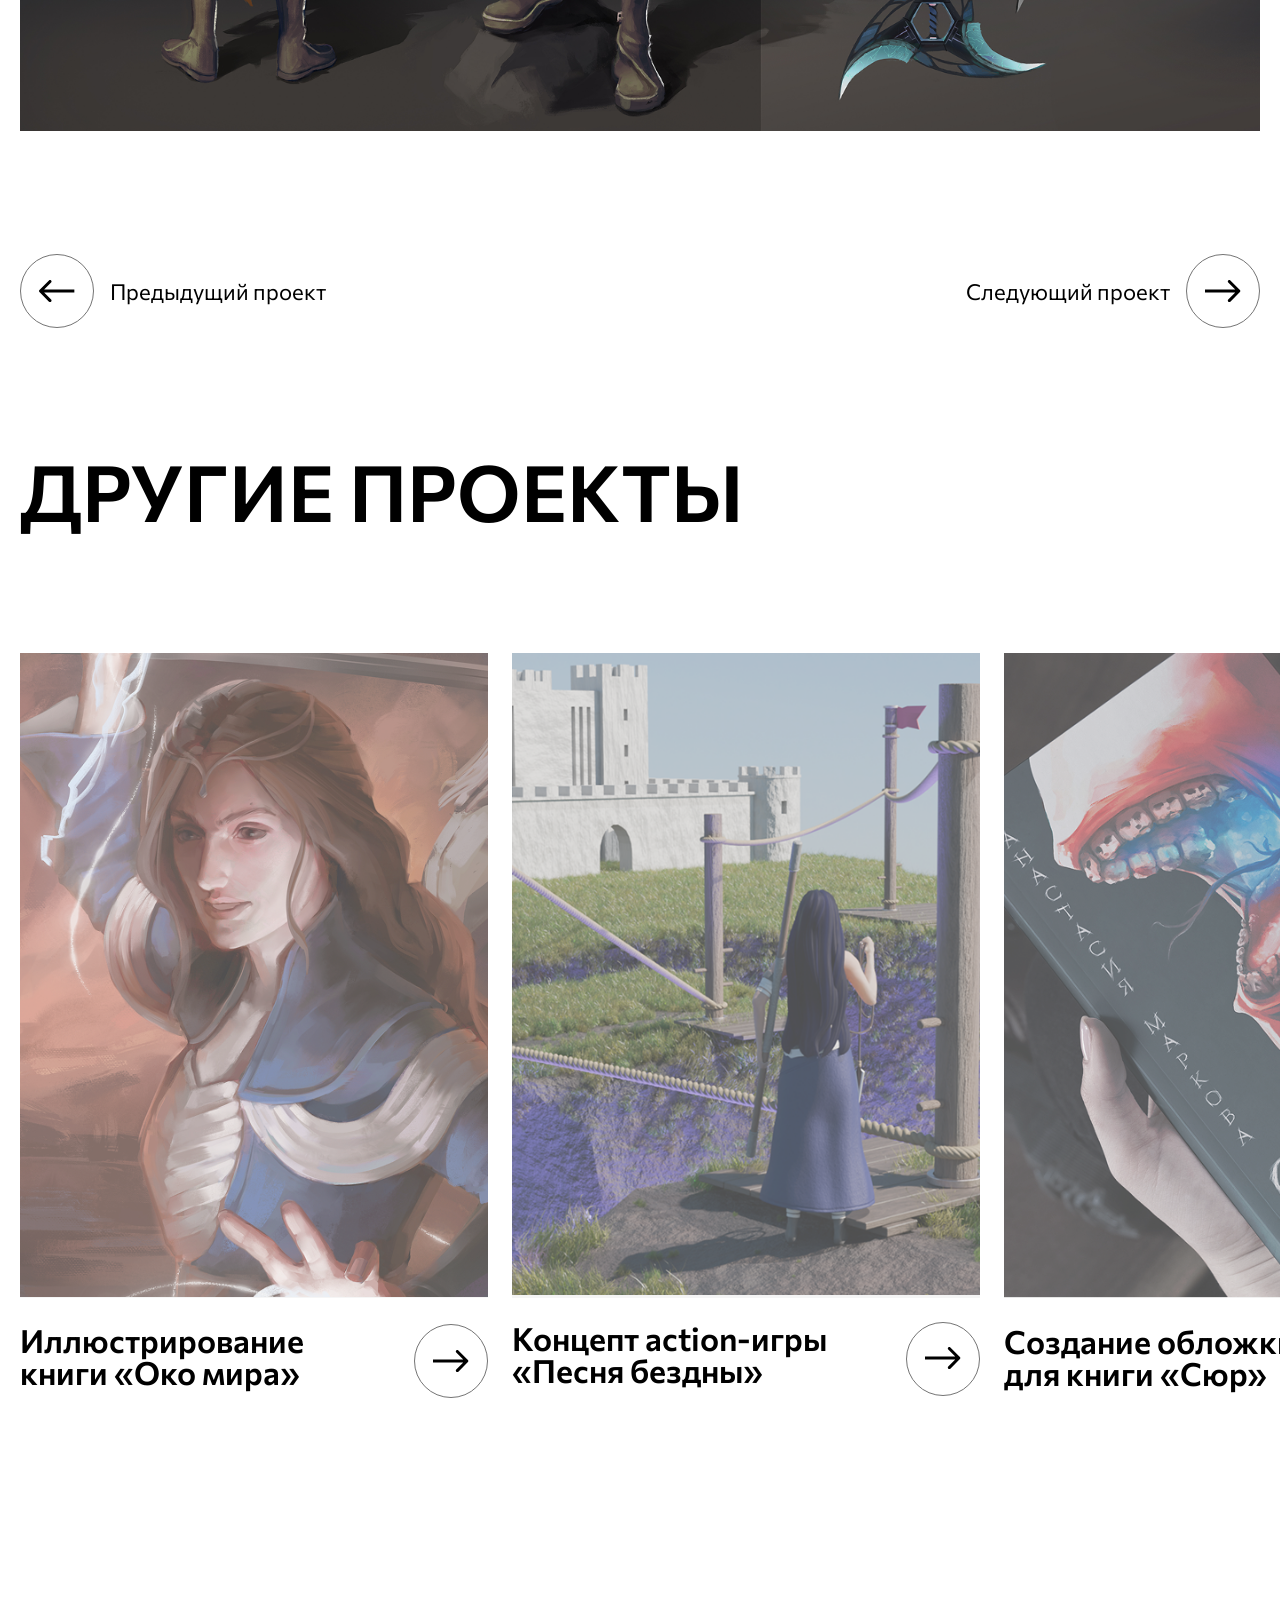
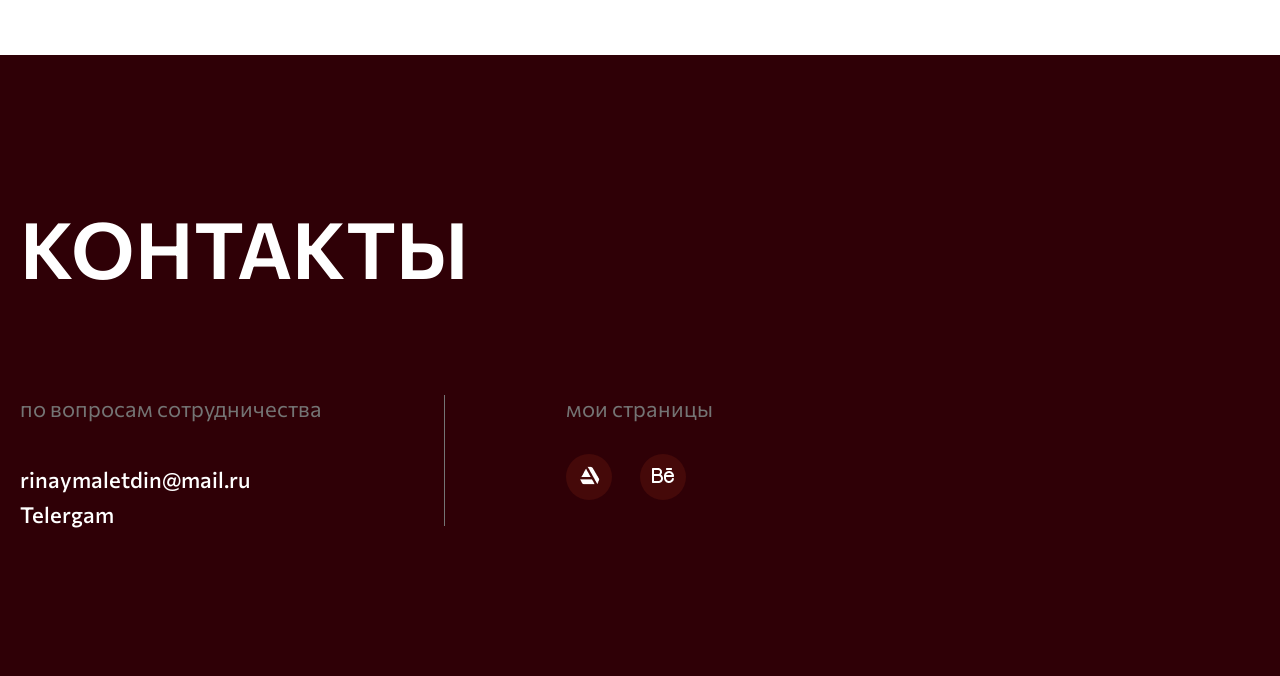
<file: pers.html>
<!DOCTYPE html>
<html lang="ru">
<head>
    <meta charset="UTF-8">
    <link rel="stylesheet" href="css/normalize.css">
    <link rel="stylesheet" href="css/reset.css">
    <link rel="stylesheet" type="text/css" href="css/main.css">
    <link rel="stylesheet" type="text/css" href="css/bloks.css">
    <link rel="stylesheet" type="text/css" href="css/glavnaya.css">
    <meta name="viewport" content="width=device-width, initial-scale=1.0">
    <title>Концепт-арт персонажей</title>
    <link rel="icon" href="assets/icons/logo-def.png" type="image/x-icon">
</head>
<body>

    <div class="container">
        <div class="navigation">
            <a href="index.html" class="navig" >Главная</a>
            <a href="" class="navig" id="scroll_proj">Проекты</a>
            <a href="" class="navig" id="scroll_info">Контакты</a>
        </div>
        
    </div>

    <div class="up_block" id="scroll_up">
        <div class="round up">
            <svg width="23" height="36" viewBox="0 0 23 36" fill="none" xmlns="http://www.w3.org/2000/svg">
                <path d="M12.1075 0.439373C11.5217 -0.146412 10.572 -0.146412 9.98622 0.439373L0.440274 9.98532C-0.145513 10.5711 -0.145513 11.5208 0.440274 12.1066C1.02606 12.6924 1.97581 12.6924 2.56159 12.1066L11.0469 3.62136L19.5322 12.1066C20.1179 12.6924 21.0677 12.6924 21.6535 12.1066C22.2393 11.5208 22.2393 10.5711 21.6535 9.98532L12.1075 0.439373ZM11.0469 35.3462L12.5469 35.3462L12.5469 1.50003L11.0469 1.50003L9.54688 1.50003L9.54688 35.3462L11.0469 35.3462Z" fill="black"/>
            </svg>
                                            
        </div>
    </div>

    <section class="shapka" id="scroll_up_end" style="background-image: url('assets/images/pers/shapka.png')">
        <div class="container">
            <h1 class="title">Концепт-арт персонажей</h1>
        </div>
    </section>

    <section class="poject">
        <div class="container">

            <div class="nextprev top">
                <div class="but_text">
                    <a href="book.html">
                        <div class="round left">
                            <svg width="36" height="23" viewBox="0 0 36 23" fill="none" xmlns="http://www.w3.org/2000/svg">
                                <path d="M0.440838 9.98524C-0.144947 10.571 -0.144947 11.5208 0.440838 12.1066L9.98678 21.6525C10.5726 22.2383 11.5223 22.2383 12.1081 21.6525C12.6939 21.0667 12.6939 20.117 12.1081 19.5312L3.62282 11.0459L12.1081 2.56062C12.6939 1.97483 12.6939 1.02508 12.1081 0.439297C11.5223 -0.14649 10.5726 -0.14649 9.98678 0.439297L0.440838 9.98524ZM35.3477 11.0459L35.3477 9.5459L1.5015 9.5459L1.5015 11.0459L1.5015 12.5459L35.3477 12.5459L35.3477 11.0459Z" fill="black"/>
                            </svg>                            
                        </div>
                    </a>

                    <p>Предыдущий проект</p>
                </div>

                <div class="but_text">
                    <p>Следующий проект</p>
                    <a href="geely.html">
                        <div class="round right">
                            <svg width="36" height="23" viewBox="0 0 36 23" fill="none" xmlns="http://www.w3.org/2000/svg">
                                <path d="M34.9068 12.1066C35.4926 11.5208 35.4926 10.571 34.9068 9.98524L25.3609 0.439297C24.7751 -0.14649 23.8253 -0.14649 23.2396 0.439297C22.6538 1.02508 22.6538 1.97483 23.2396 2.56062L31.7248 11.0459L23.2396 19.5312C22.6538 20.117 22.6538 21.0667 23.2396 21.6525C23.8253 22.2383 24.7751 22.2383 25.3609 21.6525L34.9068 12.1066ZM0 11.0459L-2.68527e-08 12.5459L33.8462 12.5459L33.8462 11.0459L33.8462 9.5459L2.68527e-08 9.5459L0 11.0459Z" fill="black"/>
                                </svg>                       
                        </div>
                    </a>
                </div>
            </div>





            <section class="reference block">

                <div class="podpis">
                    <div class="ref_left">
                        <h3>Задача</h3>
                        <div class="itog" id="scroll_itog">
                                <p>перейти к итогу</p>
                        </div>
                    </div>
                    <div class="ref_right">
                        <p>Создать персонажей, которые живут
                            в&nbsp;антиутопичном мире будущего. Дизайн должен показывать суть персонажа, отражать
                            его&nbsp;деятельность. Концепты в&nbsp;будущем можно использовать при&nbsp;создании игры, визуальной новеллы или&nbsp;комикса.</p>
                    </div>
                
                </div>

                <div class="three">
                    <div class="im_text">
                            <img src="assets/images/pers/ref_1.png" alt="">
                            <p>одежда</p>
                    </div>
                    <div class="im_text">
                            <img src="assets/images/pers/ref_2.png" alt="">
                            <p>технологии</p>
                    </div>
                    <div class="im_text">
                            <img src="assets/images/pers/ref_3.png" alt="">
                            <p>строгость</p>
                    </div>
                </div>
            </section>

            <section class="l_one_r_two block">
                <div class="article">
                    <h3>Эскизирование</h3>
                    <p>Работа над&nbsp;персонажами начинается с&nbsp;поиска яркого силуета, определения основных форм.
                        Уже на&nbsp;этом этапе должен проглядываться характер героя. Наиболее говорящий эскиз
                        идет дальше в&nbsp;работу.</p>
                </div>
                <div class="two">
                    <div class="vertic_two">
                        <div>
                            <img src="assets/images/pers/esk_1.png" alt="">
                        </div>
                        <div>
                            <img src="assets/images/pers/esk_2.png" alt="">
                        </div>
                    </div>
                    <div>
                        <img src="assets/images/pers/esk_3.png" alt="">
                    </div>

                </div>
            </section>

            <section>
                <div class="article">
                    <h3>Детализация</h3>
                    <p>Основной объем отрисовывается в&nbsp;ч/б,&nbsp;после чего с&nbsp;помощью карты градиентов подбирается цветовая палитра для&nbsp;персонажей. После утверждения цветов производится добавления деталей в&nbsp;одежду и&nbsp;прориосовывание лица.</p>
                </div>
                <div class="setka_2">
                    <div style="max-width: 798px;">
                        <img src="assets/images/pers/gif_ev.gif" alt="">
                    </div>
                    <div style="max-width: 798px;">
                        <img src="assets/images/pers/gif_ro.gif" alt="">
                    </div>
                </div>
            </section>

            <section class="two_three block end" id="scroll_itog_end">
                <div class="article">
                    <h3>Итог</h3>
                    <p>Серия из&nbsp;трех персонажей представляет разные архитипы героев с&nbsp;оригинальным дизайном. Данные концепты могут использоваться
                        в&nbsp;производстве мультимедийных проектов. </p>
                </div>

                <div class="two">
                    <div>
                        <img src="assets/images/pers/itog_ev.png" alt="">
                    </div>
                    <div>
                        <img src="assets/images/pers/itog_ro.png" alt="">
                    </div>
                </div>
                <div class="one_im">
                    <img src="assets/images/pers/itog_le.png" alt="">
                </div>
            </section>



        <div class="nextprev bott">
            <div class="but_text">
                <a href="book.html">
                    <div class="round left">
                        <svg width="36" height="23" viewBox="0 0 36 23" fill="none" xmlns="http://www.w3.org/2000/svg">
                            <path d="M0.440838 9.98524C-0.144947 10.571 -0.144947 11.5208 0.440838 12.1066L9.98678 21.6525C10.5726 22.2383 11.5223 22.2383 12.1081 21.6525C12.6939 21.0667 12.6939 20.117 12.1081 19.5312L3.62282 11.0459L12.1081 2.56062C12.6939 1.97483 12.6939 1.02508 12.1081 0.439297C11.5223 -0.14649 10.5726 -0.14649 9.98678 0.439297L0.440838 9.98524ZM35.3477 11.0459L35.3477 9.5459L1.5015 9.5459L1.5015 11.0459L1.5015 12.5459L35.3477 12.5459L35.3477 11.0459Z" fill="black"/>
                        </svg>                            
                    </div>
                </a>

                <p>Предыдущий проект</p>
            </div>

            <div class="but_text">
                <p>Следующий проект</p>
                <a href="geely.html">
                    <div class="round right">
                        <svg width="36" height="23" viewBox="0 0 36 23" fill="none" xmlns="http://www.w3.org/2000/svg">
                            <path d="M34.9068 12.1066C35.4926 11.5208 35.4926 10.571 34.9068 9.98524L25.3609 0.439297C24.7751 -0.14649 23.8253 -0.14649 23.2396 0.439297C22.6538 1.02508 22.6538 1.97483 23.2396 2.56062L31.7248 11.0459L23.2396 19.5312C22.6538 20.117 22.6538 21.0667 23.2396 21.6525C23.8253 22.2383 24.7751 22.2383 25.3609 21.6525L34.9068 12.1066ZM0 11.0459L-2.68527e-08 12.5459L33.8462 12.5459L33.8462 11.0459L33.8462 9.5459L2.68527e-08 9.5459L0 11.0459Z" fill="black"/>
                            </svg>                       
                    </div>
                </a>
            </div>
        </div>
    </div>

</section>

<section class="other" id="end_scroll_proj">
    <div class="container">
        <h1>
            Другие проекты
        </h1>
        <div class="hor_scroll">
            <div class="kletka">
                <div class="klet_im">
                    <a href="oko.html">
                        <img src="assets/images/other_oko.png" alt="">
                    </a>
                </div>
                <div class="kletka_niz">
                    <h4>
                        Иллюстрирование книги «Око&nbsp;мира»
                    </h4>
                    <a href="oko.html">
                        <div class="round right">
                            <svg width="36" height="23" viewBox="0 0 36 23" fill="none" xmlns="http://www.w3.org/2000/svg">
                                <path d="M34.9068 12.1066C35.4926 11.5208 35.4926 10.571 34.9068 9.98524L25.3609 0.439297C24.7751 -0.14649 23.8253 -0.14649 23.2396 0.439297C22.6538 1.02508 22.6538 1.97483 23.2396 2.56062L31.7248 11.0459L23.2396 19.5312C22.6538 20.117 22.6538 21.0667 23.2396 21.6525C23.8253 22.2383 24.7751 22.2383 25.3609 21.6525L34.9068 12.1066ZM0 11.0459L-2.68527e-08 12.5459L33.8462 12.5459L33.8462 11.0459L33.8462 9.5459L2.68527e-08 9.5459L0 11.0459Z" fill="black"/>
                                </svg>                       
                        </div>
                    </a>
                </div>
            </div>

            <div class="kletka">
                <div class="klet_im">
                    <a href="game.html">
                        <img src="assets/images/other_game.png" alt="">
                    </a>
                </div>
                <div class="kletka_niz">
                    <h4>
                        Концепт action-игры «Песня&nbsp;бездны»
                    </h4>
                    <a href="game.html">
                        <div class="round right">
                                <svg width="36" height="23" viewBox="0 0 36 23" fill="none" xmlns="http://www.w3.org/2000/svg" >
                                    <path  d="M34.9068 12.1066C35.4926 11.5208 35.4926 10.571 34.9068 9.98524L25.3609 0.439297C24.7751 -0.14649 23.8253 -0.14649 23.2396 0.439297C22.6538 1.02508 22.6538 1.97483 23.2396 2.56062L31.7248 11.0459L23.2396 19.5312C22.6538 20.117 22.6538 21.0667 23.2396 21.6525C23.8253 22.2383 24.7751 22.2383 25.3609 21.6525L34.9068 12.1066ZM0 11.0459L-2.68527e-08 12.5459L33.8462 12.5459L33.8462 11.0459L33.8462 9.5459L2.68527e-08 9.5459L0 11.0459Z" fill="black"/>
                                </svg>                   
                        </div>
                     </a>
                </div>
            </div>

            <div class="kletka">
                <div class="klet_im">
                    <a href="book.html">
                        <img src="assets/images/other_book.png" alt="">
                    </a>
                </div>
                <div class="kletka_niz">
                    <h4>
                        Создание обложки для&nbsp;книги&nbsp;«Сюр»
                    </h4>
                    <a href="book.html">
                        <div class="round right">
                            <svg width="36" height="23" viewBox="0 0 36 23" fill="none" xmlns="http://www.w3.org/2000/svg">
                                <path d="M34.9068 12.1066C35.4926 11.5208 35.4926 10.571 34.9068 9.98524L25.3609 0.439297C24.7751 -0.14649 23.8253 -0.14649 23.2396 0.439297C22.6538 1.02508 22.6538 1.97483 23.2396 2.56062L31.7248 11.0459L23.2396 19.5312C22.6538 20.117 22.6538 21.0667 23.2396 21.6525C23.8253 22.2383 24.7751 22.2383 25.3609 21.6525L34.9068 12.1066ZM0 11.0459L-2.68527e-08 12.5459L33.8462 12.5459L33.8462 11.0459L33.8462 9.5459L2.68527e-08 9.5459L0 11.0459Z" fill="black"/>
                                </svg>                       
                        </div>
                    </a>
                </div>
            </div>

            <div class="kletka">
                <div class="klet_im">
                    <a href="geely.html">
                        <img src="assets/images/other_geely.png" alt="">
                    </a>
                </div>
                <div class="kletka_niz">
                    <h4>
                        Оформление выставки&nbsp;Geely
                    </h4>
                    <a href="geely.html">
                        <div class="round right">
                            <svg width="36" height="23" viewBox="0 0 36 23" fill="none" xmlns="http://www.w3.org/2000/svg">
                                <path d="M34.9068 12.1066C35.4926 11.5208 35.4926 10.571 34.9068 9.98524L25.3609 0.439297C24.7751 -0.14649 23.8253 -0.14649 23.2396 0.439297C22.6538 1.02508 22.6538 1.97483 23.2396 2.56062L31.7248 11.0459L23.2396 19.5312C22.6538 20.117 22.6538 21.0667 23.2396 21.6525C23.8253 22.2383 24.7751 22.2383 25.3609 21.6525L34.9068 12.1066ZM0 11.0459L-2.68527e-08 12.5459L33.8462 12.5459L33.8462 11.0459L33.8462 9.5459L2.68527e-08 9.5459L0 11.0459Z" fill="black"/>
                                </svg>                       
                        </div>
                    </a>
                </div>
            </div>

        </div>
    </div>

</section>


<footer>
        <div class="container">
            <h1>
                Контакты
            </h1>

            <div class="info" id="end_scroll_info">
                <div class="qwestions">
                    <div class="qw_title">
                        <p>по вопросам сотрудничества</p>
                    </div>

                    <div class="qw_them">
                        <p>rinaymaletdin@mail.ru</p>
                        <a href="https://t.me/rinaymm">
                            Telergam
                        </a>
                    </div>
                </div>

                <div class="line">
                </div>

                <div class="social">
                    <div class="so_title">
                        <p>мои страницы</p>
                    </div>

                    <div class="buttons_block">
                        <a href="https://www.artstation.com/rinaym">
                            <div class="so_but">
                                <img src="assets/icons/artstation.png" alt="">
                            </div>
                        </a>

                        <a href="https://www.behance.net/chaypotikf">
                            <div class="so_but">
                                <img src="assets/icons/behance.png" alt="">
                            </div>
                    </a>
                    </div>
                </div>
            </div>

        </div>
        
 </footer>

    <script src="script/script.js" defer></script>
</body>
</html>
</file>
<file: css/main.css>
@font-face {
    font-family: "CommissionerR";
    src:url('../assets/fonts/Commissioner-Regular.ttf');
}

@font-face {
    font-family: "CommissionerSB";
    src:url('../assets/fonts/Commissioner-SemiBold.ttf');
}

@font-face {
    font-family: "CommissionerME";
    src:url('../assets/fonts/Commissioner-Medium.ttf');
}

:root{
    --darkred: #2F0006;
    --grey: #1A1A1A;
    --blackred: #240000;
    --cherry: #450909;
    --red: #AC0B0D;
    --pink: #F00003;
    --lightgrey: #323232;
    --middle: #747474;
}


body{
    overflow-x: hidden;
}

h1{
    font-size: 78px;
    font-family: "CommissionerSB";
    text-transform: uppercase;
    color: white;
    line-height: 109%;
}

h2{
    font-size: 47px;
    font-family: "CommissionerSB";
    text-transform: uppercase;
}

h3 {
    font-size: 36px;
    font-family: "CommissionerSB";
    text-transform: uppercase;
    line-height: 121%;
}

h4{
    font-size: 32px;
    font-family: "CommissionerSB";
}
p {
    font-size: 22px;
    font-family: "CommissionerR";
    line-height: 27px;
}

.navig{
    font-size: 20px;
    font-family: "CommissionerR";
}

.subtext{
    font-size: 17px;
    font-family: "CommissionerR";
}

.smalesttext{
    font-size: 14px;
    font-family: "CommissionerR";
}

a{
    text-decoration: none;
    color: white;
}

.container{
    max-width: 1450px;
    padding: 0 20px;
    margin: 0 auto;
}

/*_______________________________________Навигация__________________________________________________________*/

.navigation{
     position: fixed;
    top: 45px;
     z-index: 1000;
  
    display: flex;
    flex-wrap: wrap;
    flex-direction: row;
    gap: 39px;

    background-color: var(--grey);
    border-radius: 50px;
    padding: 22px 40px;
    opacity: 80%;

    transition: transform 0.4s ease, opacity 0.3s ease;
}


.navigation a{
    color: #999999;
    transition: 0.2s;
}

.navigation a:hover{
    color: white;
}

.navigation a:active{
    color: var(--pink);

}

.navigation.hide {
    transform: translateY(-155%);
}

.back{
    position: fixed;
    top: 45px;
     z-index: 1000;
  
    display: flex;
    flex-wrap: wrap;
    flex-direction: row;
    gap: 39px;


}
/*_______________________________________Шапка__________________________________________________________*/



.shapka{
    max-width: 100%;
    min-width: 1000px;
    height: auto;  
    background-size: cover; 
    background-position: top;
    background-repeat: no-repeat;
    height: 100vh;
}

.title{
    padding-top: 700px;
    max-width: 1000px;

}

/*_______________________________________Наверх__________________________________________________________*/

.up{
    transform: rotateY('90');
    position: fixed;
    align-self: end;
    bottom: 45px;
    z-index: 1000;
    right: 25px;

    background: white;
    opacity: 80%;
    cursor: pointer;

}



/*_______________________________________Навигация между__________________________________________________________*/

.but_text{
    display: flex;
    justify-content: center;
    align-items: center;
    gap: 16px;
}

.nextprev{

    display: flex;
    flex-direction: row;
    gap: 24px;
    justify-content: space-between;

}

.round path{
    transition: 0.2s;
}

.round:hover path {
    fill: var(--red);
}

.round:active path {
    fill: var(--pink);
}

.round{
    border-radius: 50px;
    width: 72px;
    height: 72px;
    border: 1px solid var(--middle);
    display: flex;
    align-items: center;
    justify-content: center;
    transition: 0.2s;
}

.round:hover{
    border: 1px solid var(--red);
}

.round:active{
    border: 1px solid var(--pink);
}

.top{
    padding-top: 40px;
    padding-bottom: 120px;
}

.bott{
    padding-bottom: 120px;
}






/* Футтер */


footer{
    background-color: var(--darkred);
    padding-top: 150px;
    padding-bottom: 150px;
}

footer h1{
    padding-bottom: 105px;
}


.info{
    display: flex;
    max-width: 693px;
    justify-content: space-between;
    gap: 24px;
    flex-direction: row;
}

.qwestions{
    display: flex;
    flex-direction: column;
    gap: 12px;
}

.qw_them{
    display: flex;
    flex-direction: column;
    gap: 11px;
}

.qw_them p{
    font-family: "CommissionerME";
    color: white;
}

.qw_them a{
    font-family: "CommissionerME";
    color: white;
    font-size: 22px;
}

.qw_them a:hover{
    color: var(--red);
}
.qw_them a:active{
    color: var(--pink);
}




.qw_title{
    padding-bottom: 32px;
    color: var(--middle);
}

.so_title{
    padding-bottom: 32px;
    color: var(--middle);
}


.line {
    width: 1px;
    background: var(--middle);
}

.buttons_block{
    display: flex;
    flex-direction: row;
    gap: 28px;
}

.so_but{
    background: var(--cherry);
    height: 46px;
    width: 46px;
    border-radius: 30px;
    align-content: center;
    text-align: center;
    transition: 0.2s;
}

.so_but:hover{
    background: var(--red);
}

.so_but:active{
    background: var(--pink);
}
</file>
<file: css/bloks.css>
.article{
    display: flex;
    justify-content: space-between;
    flex-direction: row;
    gap: 24px;
    padding-bottom: 64px;
}

.article p{
    max-width: 524px;
}

.block{
    padding-bottom: 256px;
}



/* РЕФЕРЕНСЫ */
.podpis{
    display: flex;
    flex-direction: row;
    justify-content: space-between;
    gap: 24px;
}

.ref_right{
    max-width: 524px;
    padding-bottom: 196px;
}

.itog{
    border-radius: 30px;
    border: 1px solid var(--middle);
    padding: 16px 32px;
    margin-top: 24px;
    color: black;
    background: white;

    cursor: pointer;
}

.itog:hover{
    border: 1px solid var(--red);
    color: var(--red);
}

.itog:active{
    border: 1px solid var(--pink);
    color: var(--pink);
}



.three{
    display: flex;
    flex-direction: row;
    gap: 24px;
    flex-wrap: nowrap;
}
.im_text{
    display: flex;
    flex-direction: column;
    gap: 8px;
}

.im_text img{
    max-width: 100%;

}


/* ДВА и ОДИН */

.two{
    display: flex;
    flex-direction: row;
    gap: 24px;
    flex-wrap: nowrap;
    padding-bottom: 24px;
}

.two img{
    max-width: 100%;
}

.one_im img{
    max-width: 100%;
}

/* ОДИН СЛЕВА ДВА СПРАВА */

.vertic_two{
    display: flex;
    flex-direction: column;
    gap: 24px;
}

.end{
    padding-bottom: 120px;
}

/* ВНИЗУ С МАЛЕНЬКИМ */

.with_little{
    display: flex;
    flex-direction: row;
    justify-content: space-between;
    gap: 24px;
    align-items: end;

    padding-bottom: 256px;
}
.with_little img{
    max-width: 100%;
    min-width: 300px;
}
/* ТРИПОДРЯД */

.setka_3{
    display: flex;
    flex-direction: row;
    justify-content: space-between;
    gap: 24px;
    align-items: end;

    padding-bottom: 256px;
}

.setka_3 img{
    max-width: 100%;
}

/* ДВА */

.setka_2{
    display: flex;
    flex-direction: row;
    justify-content: space-between;
    gap: 24px;
    align-items: end;

    padding-bottom: 256px;

}

.setka_2 img{
    width: 100%;
    max-width: 798px;
    min-width: auto;
    display: block;
}
/* СЛАЙДЕР СЛАЙДЕР */

.slider{
    padding-bottom: 256px;
    display: flex;
    flex-direction: column;
    justify-content: end;
}

.slider_image {
    width: 100%;
    margin-bottom: 20px;
    overflow: hidden;
}

.slider_image img {
    max-width:100%;
}

/* RANGE */
.range {
    width: 658px;
    appearance: none;
    height: 4px;
    background: #ccc;
    outline: none;
}

.small{
    width: 100%;
}

.pols{
    text-align: end;
    padding-bottom: 120px;
}

/* ползунок */
.range::-webkit-slider-thumb {
    appearance: none;
    width: 20px;
    height: 20px;
    background: black;
    border-radius: 50%;
    cursor: pointer;
    transition: 0.2s;
}

.range::-webkit-slider-thumb:active {
    appearance: none;
    width: 25px;
    height: 25px;
    background: var(--red);
    border-radius: 50%;
    cursor: pointer;
}

/* Firefox */
.range::-moz-range-thumb {
    width: 20px;
    height: 20px;
    background: black;
    border-radius: 50%;
    cursor: pointer;
    transition: 0,2s;
}

/* КАРУСЕЛЬ КАРУСЕЛЬ */

.karusel{
    position: relative; /* ВАЖНО */
    width: 100%;
}

.kar_next{
    display: flex;
    flex-direction: row;
    gap: 64px;
    justify-content: center;
    padding-bottom: 24px;
    position: absolute;
    bottom: 0;
    right: 32px;

    z-index: 10;
}

.karusel img{
    width: 100%;
    height: auto;
    display: block;
}

.karusel_btn{
    background: rgb(225, 225, 225, 0.5);
    border: 1px solid black;
}


/* ДРУГИЕ ПРОЕКТЫ */

.other h1{
    color: black;
    padding-bottom: 120px;
}


.other{
    padding-bottom: 256px;
}


.hor_scroll{
    display: flex;
    flex-direction: row;
    flex-wrap: nowrap;
    gap: 24px;

    overflow-y: hidden;
    overflow-x: visible;
    scroll-behavior: auto;

    margin-left: calc(-1 * clamp(16px, 15%, 260px));
    margin-right: calc(-1 * clamp(16px, 15%, 260px));
  
    padding-left: clamp(16px, 15%, 260px);
    padding-right: clamp(16px, 15%, 260px);
}


.hor_scroll::-webkit-scrollbar {
    display: none; 
}

.kletka{
    display: flex;
    flex-direction: column;
    gap: 24px;
}

.kletka_niz{
    display: flex;
    flex-direction: row;
    justify-content: space-between;

}

.kletka_niz h4{
    max-width: 356px;
}

.klet_im{
    position: relative;
}

.klet_im a img{
    width: 468px;
}

.klet_im::before {
    content: "";
    position: absolute;
    inset: 0;
    height: 645px;

    background: rgba(225, 225, 225, 0.35);
    pointer-events: none;

    opacity: 1;
    transition: opacity 0.3s ease;
}

.klet_im:hover::before {
    opacity: 0;
}
</file>
<file: css/glavnaya.css>
.index{
    padding-top: 268px;
    padding-bottom: 16px;
}



.diff h3{
    color: white;
    text-transform:none;
    font-family: "CommissionerME";

}

.shapka{
    max-width: 100%;
    min-width: 1000px;
    height: auto;  
    background-size: cover; 
    background-position: top;
    background-repeat: no-repeat;
    height: 100vh;
}


.name{
    display: flex;
    flex-direction: column;
    gap: 410px;
}

.graf h3{
    font-family: "CommissionerR";
}

.big_title{
    padding-top: 256px;
    padding-bottom: 120px;
}



.block_me{
    display: flex;
    justify-content: space-between;
    align-items: end;
    flex-direction: row;
    gap: 24px;
    flex-wrap: nowrap;
    padding-bottom: 256px;
}

.block_me h3{
    text-transform:none;
    padding-bottom: 20px;
}

.me_text{
    width: 100%;
}

.boring{
    display: flex;
    align-items: start;
    flex-direction: row;
    gap: 96px;
    padding-bottom: 40px;
    max-width: 1072px;
}

.all{
    display: flex;
    justify-content: space-between;
    flex-direction: row;
    flex-direction: column;
    gap: 16px;
    max-width: 668px;
}

.s_line{
    display: flex;
    justify-content: space-between;
    flex-direction: row;
    gap: 24px;
}

.sp_tags{
    display: flex;
    justify-content: space-between;
    flex-direction: row;
    gap: 8px;
}

.tag{
    font-size: 17px;
    font-family: "CommissionerR";
    color: black;
    border: 1px solid var(--lightgrey);
    border-radius: 30px;
    padding: 16px 32px;
}


.me_photo img{
    width: 524px;
    height: auto;
}


.skills h1{
    color: black;
}

.content_skills{
    display: flex;
    justify-content: space-between;
    align-items: flex-start;
    column-gap: 24px;

}

.skills_text p{
    color: black;
    width: 390px;
}

.skills_numbers{

    opacity: 0;
    transform: translateY(100px);
    
    width: 1040px;
    display: flex;
    flex-direction: row;
    justify-content: space-between;
    row-gap: 75px;
    column-gap: 75px;
    flex-wrap: wrap;

}

.skills_numbers.element-show {
    opacity: 1;
    transition: all 1.5s;
    transform: translateY(0%);
}









.block_proj{
    display: flex;
    justify-content: space-between;
    flex-direction: row;
    align-content: flex-start;
    height: 980px;
    gap: 24px;

    padding-bottom: 256px;
}

.vertic{
    width: auto;
    display: flex;
    flex-direction: column;
    gap: 8px;
    overflow-y: auto;
    max-height: 100%;
}
.vertic::-webkit-scrollbar {
    display: none; 
}

.vertic_item{
    position: relative;
    cursor: pointer;
    display: flex;
    flex-direction: column;
    align-items: flex-start;

    color: white;
    font-size: 22px;
    font-family: "CommissionerR";
    
}


.vertic_item img {
    width: 100%;
    height: auto;
    display: block;
    transition: 0.3s;
}

.vertic_item::before {
    content: "";
    position: absolute;
    inset: 0;
    width: 100%;
    background: linear-gradient(
        to bottom,
        rgb(225, 225, 225, 0.5) 0%,
        rgba(167, 167, 167, 0.4) 100%
    );

    transition: opacity 0.3s ease;
    opacity: 1;
}

.vertic_item.active::after {
    content: "";
    position: absolute;
    top: 0;
    right: 0;
    width: 100%;
    height: 100%;
    background: linear-gradient(
        to bottom,
        transparent 0%,
        rgb(0, 0, 0, 0.4) 100%
    );
    
}

.vertic_item span {
    position: absolute;
    bottom: 10px;
    left: 10px;
    color: white;
    z-index: 2;
    padding: 8px;

    max-width: 200px;
}


.vertic_item:hover::before {
    background: linear-gradient(
        to bottom,
        transparent 0%,
        rgb(0, 0, 0, 0.4) 100%
    );
    transition: 0.3s;
}

.vertic_item.active::before {
    background: rgba(0,0,0,0);
    transition: 0.3s;
}

/* ПРАВАЯ ЧАСТЬ */
.prew {
    flex: 1;
    position: relative;

    display: flex;
    justify-content: flex-end; 


}

/* БЛЮР */
.prew::before {
    content: '';
    position: absolute;
    bottom: 0;
    left: -24px;
    right: 0;
    height: 406px;

    backdrop-filter: blur(11px);
    -webkit-backdrop-filter: blur(11px);

    mask-image: linear-gradient(
        to bottom,
        transparent 0%,
        black 100%
    );

    z-index: 5;
    pointer-events: none;
}

/* ГРАДИЕНТ */
.prew::after {
    content: '';
    position: absolute;
    bottom: 0;
    left: -24px;
    right: 0;
    height: 406px;

    background: linear-gradient(
        to bottom,
        transparent 0%,
        rgb(215, 214, 219) 100%
    );

    z-index: 6;
    pointer-events: none;
}



/* Если нужно более плавное размытие с маской */
.prew_inner {
    position: relative;
    width: 100%;
    height: 100%;
    left: -8px;
}


.prew_inner img {
    position: absolute;
    bottom: 0;
    width: 600px;

    transition: 
        opacity 0.3s ease,
        transform 0.5s ease,
        filter 0.3s ease;
}

/* текущая */
.prew_inner img.active {
    opacity: 1;
    transform: scale(1);
    filter: blur(0);
    z-index: 2;

    filter: blur(0px);
    transition: filter 0.3s ease;
}


/* уходящая */
.prew_inner img.out {
    opacity: 0;
    transform: scale(1.1);
    filter: blur(8px);
    z-index: 1;
}

/* новая (до появления) */
.prew_inner img.next {
    opacity: 0;
    transform: scale(1.1);
    filter: blur(10px);
    z-index: 3;
}


.triangle{
    margin-left: 0px;
    padding-bottom: 624px;
}


.text_proj{
    display: flex;
    flex-direction: column;
    gap: 32px;
    padding-top: 226px;

    z-index: 7;

    transition: 
        opacity 0.3s ease,
        transform 0.4s ease;
}

.text_proj.fade-out {
    opacity: 0;
    transform: translateY(20px);
}

.text_proj.fade-in {
    opacity: 1;
    transform: translateY(0);
}

.text_proj h3{
    max-width:727px;
}

.desc{
    max-width: 498px;
    min-width: 445px;
}

.tags{
    display: flex;
    flex-direction: row;
    gap: 8px;
}

.p_tags{
    font-size: 14px;
    font-family: "CommissionerR";
    color: black;
    border: 1px solid var(--lightgrey);
    border-radius: 30px;
    padding: 13px 24px;
}

.line_p{
    height: 1px;
    width: 387px;
    background: var(--middle);
}

.year{
    color: black;
    font-family: "CommissionerSB";
    font-size: 20px;
}

.pereyty{
    display: flex;
    flex-direction: row;
    gap: 16px;
    text-align: left;
    align-items: center;
}
</file>
